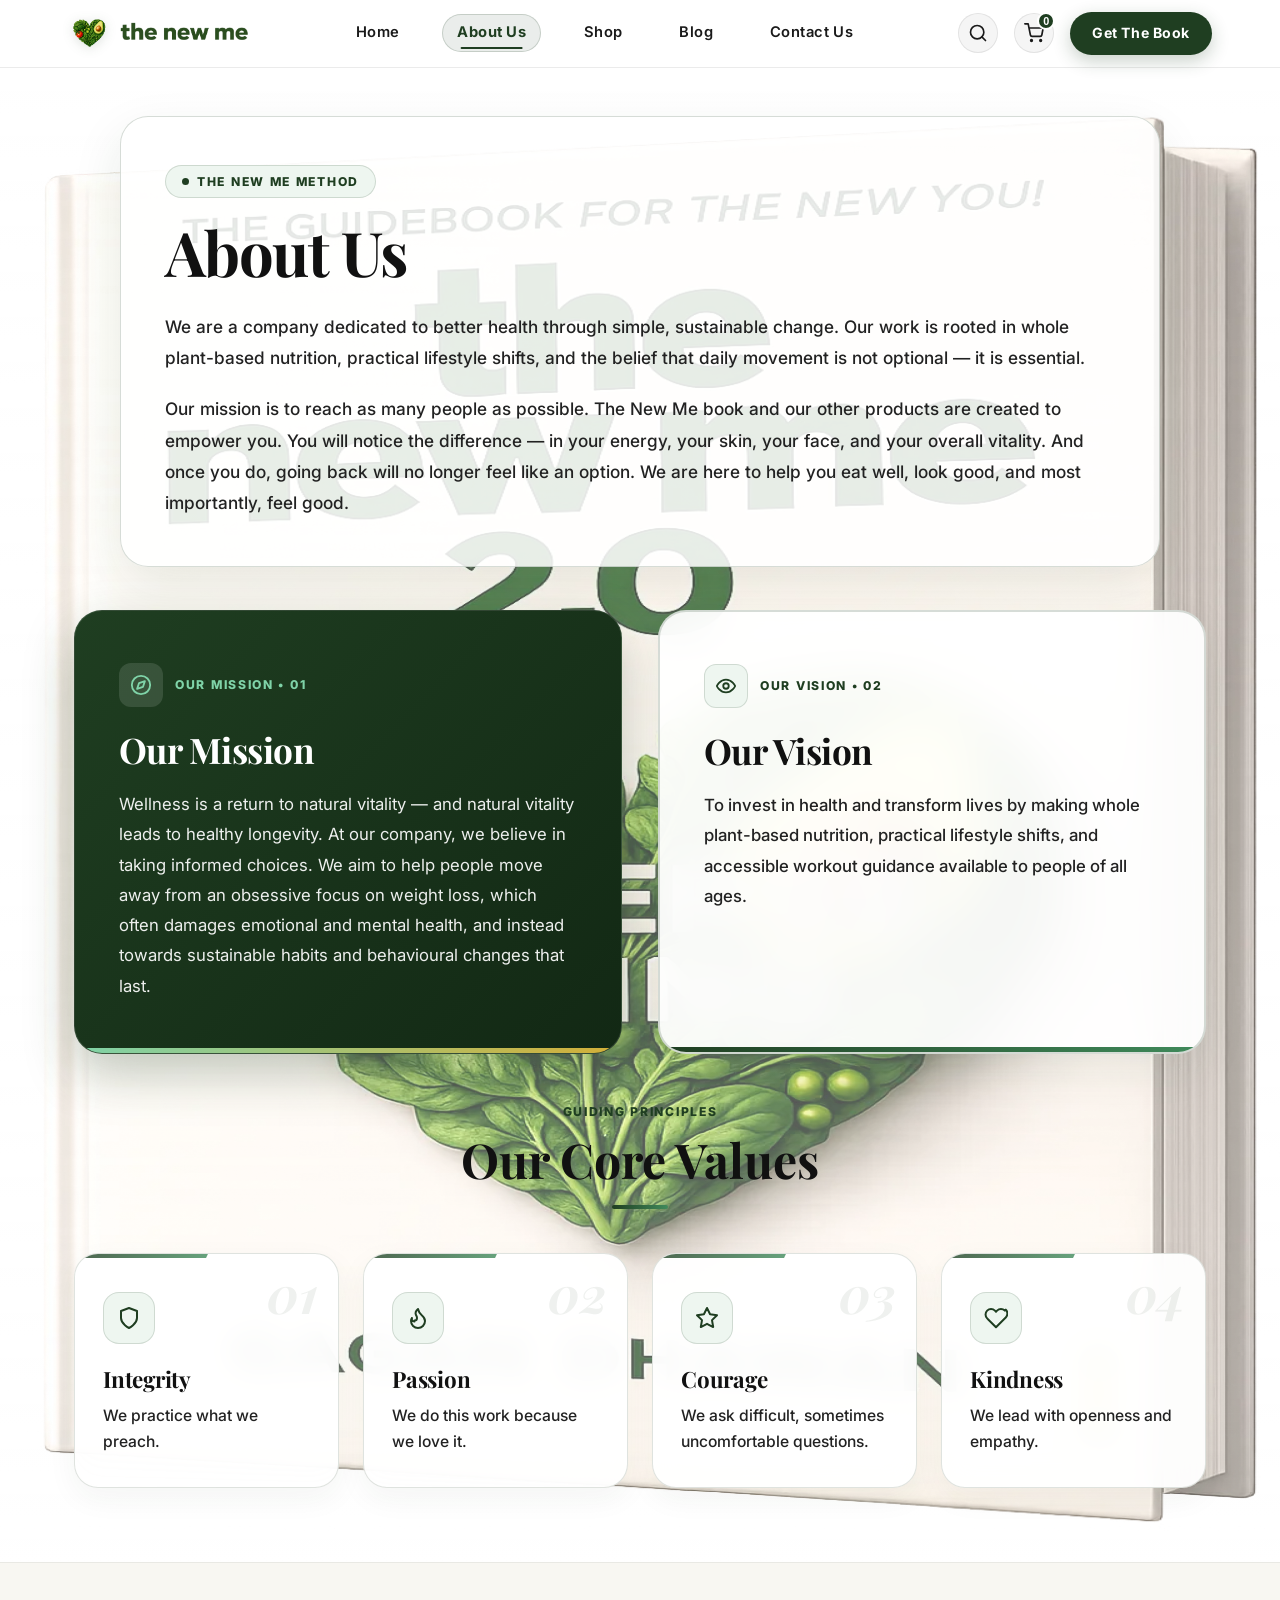
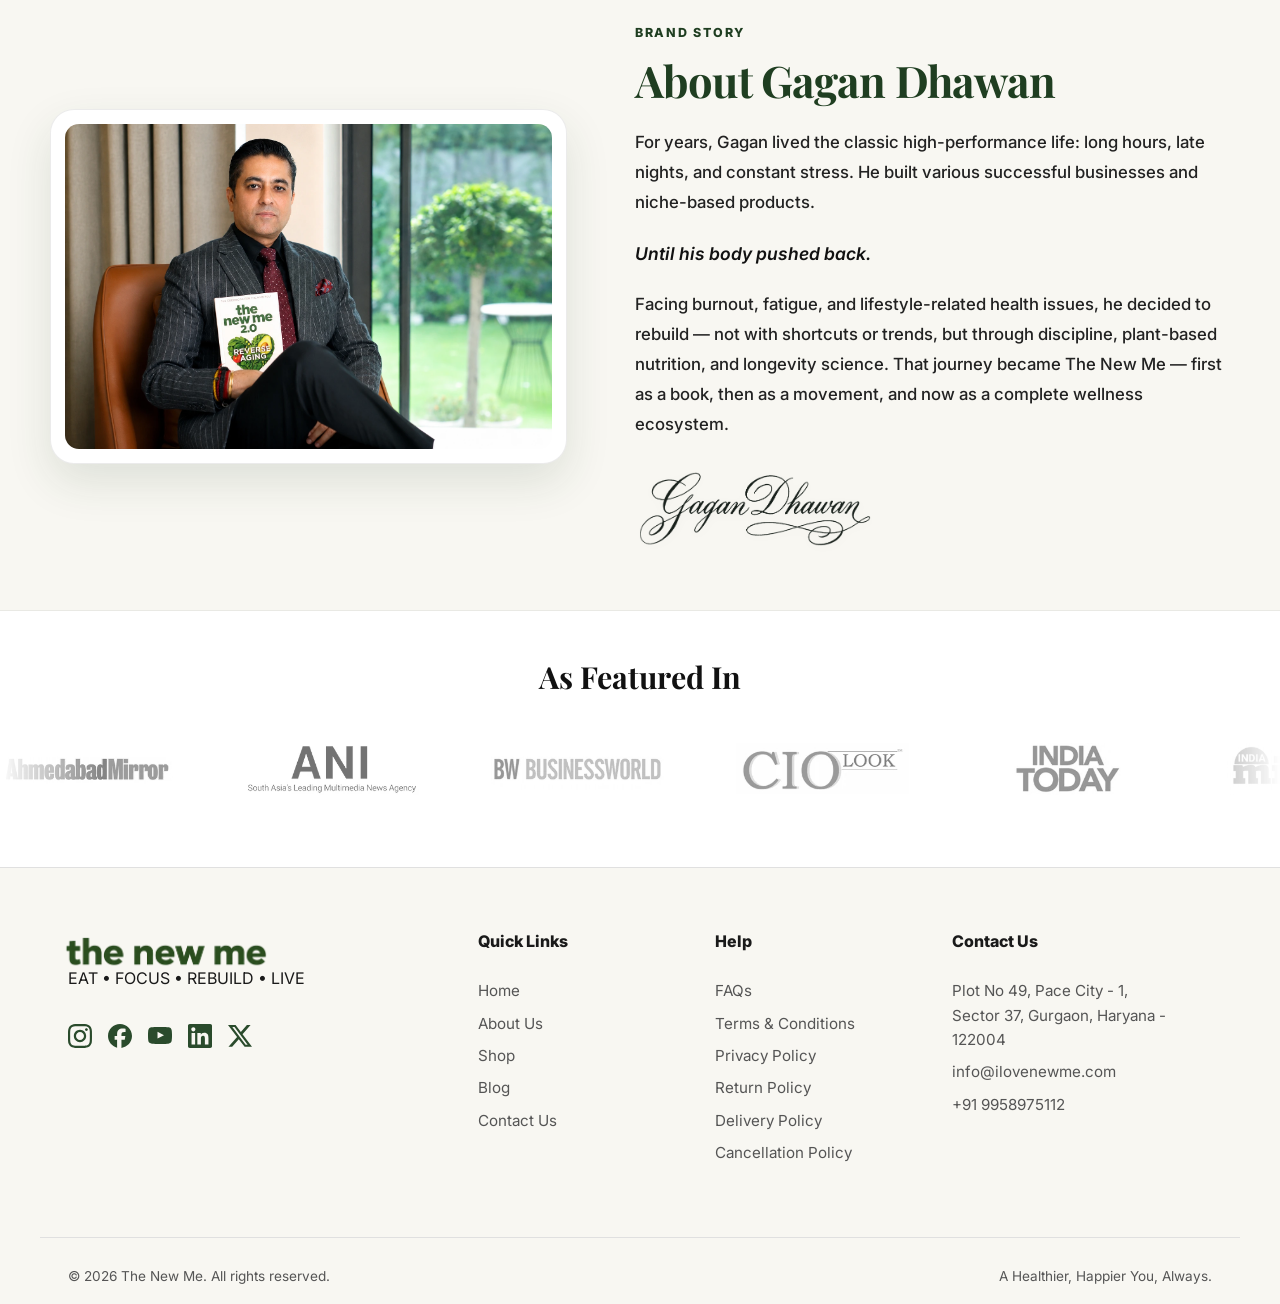
<file: newme_website/about.html>
<!DOCTYPE html>
<html lang="en">
<head>
    <meta charset="UTF-8">
    <meta name="viewport" content="width=device-width, initial-scale=1.0">
    <title>About Us | The New Me</title>
    <meta name="description" content="We are dedicated to better health through simple, sustainable change, rooted in whole plant-based nutrition, practical lifestyle shifts, and daily movement.">
    
    <!-- Google Fonts -->
    <link rel="preconnect" href="https://fonts.googleapis.com">
    <link rel="preconnect" href="https://fonts.gstatic.com" crossorigin>
    <link href="https://fonts.googleapis.com/css2?family=Inter:wght@400;500;600;700;800&family=Playfair+Display:ital,wght@0,400;0,600;0,700;1,400&display=swap" rel="stylesheet">
    
    <link rel="stylesheet" href="style.css?nocache=101010">
    <style>
        :root {
            --primary-green: #1f3e21;
            --primary-green-hover: #142a16;
            --accent-mint: #eef6f0;
            --accent-gold: #d4af37;
            --text-dark: #111111;
            --text-light: #222222;
            --card-radius: 28px;
        }

        html { scroll-behavior: smooth; }

        @keyframes fadeUp {
            from { opacity: 0; transform: translateY(24px); }
            to   { opacity: 1; transform: translateY(0); }
        }
        .reveal {
            opacity: 0;
            animation: fadeUp 0.65s cubic-bezier(0.16, 1, 0.3, 1) forwards;
        }
        .reveal-d1 { animation-delay: 0.1s; }
        .reveal-d2 { animation-delay: 0.2s; }
        .reveal-d3 { animation-delay: 0.3s; }
        .reveal-d4 { animation-delay: 0.4s; }

        /* ── Master Wrapper with Full View Background Image ── */
        .about-top-wrapper {
            position: relative;
            background: url('DATA/The NEW ME 2.0 Book Covers/Book New Me.webp') center center / 100% 100% no-repeat;
            padding: 24px 0 44px;
        }
        .about-top-wrapper::before {
            content: '';
            position: absolute;
            inset: 0;
            background: linear-gradient(180deg, rgba(255, 255, 255, 0.25) 0%, rgba(255, 255, 255, 0.38) 100%);
            backdrop-filter: none;
            -webkit-backdrop-filter: none;
            z-index: 1;
        }
        .about-top-content {
            position: relative;
            z-index: 2;
        }

        /* ── Top Hero Section ── */
        .about-hero-section {
            padding: 24px 24px 44px;
        }
        .about-hero-grid {
            max-width: 1040px;
            margin: 0 auto;
            display: block;
        }
        
        .hero-glass-card {
            background: rgba(255, 255, 255, 0.86);
            backdrop-filter: blur(8px);
            -webkit-backdrop-filter: blur(8px);
            border: 1px solid rgba(31, 62, 33, 0.18);
            border-radius: var(--card-radius);
            padding: 48px 44px;
            box-shadow: 0 20px 50px rgba(31, 62, 33, 0.10);
            position: relative;
        }
        .hero-badge {
            display: inline-flex;
            align-items: center;
            gap: 8px;
            font-size: 0.76rem;
            font-weight: 800;
            letter-spacing: 0.14em;
            text-transform: uppercase;
            color: var(--primary-green);
            background: var(--accent-mint);
            padding: 6px 16px;
            border-radius: 50px;
            margin-bottom: 20px;
            border: 1px solid rgba(31, 62, 33, 0.16);
        }
        .hero-badge::before {
            content: '';
            width: 7px;
            height: 7px;
            border-radius: 50%;
            background: var(--primary-green);
        }
        .about-hero-title {
            font-family: var(--font-heading);
            font-size: clamp(2.8rem, 4.8vw, 4.2rem);
            color: var(--text-dark);
            font-weight: 700;
            letter-spacing: -0.025em;
            margin: 0 0 24px;
            line-height: 1.12;
        }
        .about-hero-p {
            font-family: var(--font-body);
            font-size: 1.08rem;
            color: var(--text-light);
            line-height: 1.8;
            margin: 0 0 20px;
            font-weight: 500;
        }
        .about-hero-p:last-of-type {
            margin-bottom: 0;
        }

        /* Hero Right Book Showcase Card */
        .hero-book-showcase {
            background: rgba(255, 255, 255, 0.94);
            backdrop-filter: blur(16px);
            border-radius: var(--card-radius);
            padding: 32px 24px;
            border: 1px solid rgba(31, 62, 33, 0.14);
            box-shadow: 0 24px 60px rgba(31, 62, 33, 0.12);
            text-align: center;
            position: relative;
            transition: transform 0.4s cubic-bezier(0.16, 1, 0.3, 1);
        }
        .hero-book-showcase:hover {
            transform: translateY(-6px);
        }
        .hero-book-cover-img {
            max-width: 250px;
            width: 100%;
            height: auto;
            border-radius: 14px;
            box-shadow: 0 16px 36px rgba(0, 0, 0, 0.18);
            display: block;
            margin: 0 auto 18px;
            transition: transform 0.4s ease;
        }
        .hero-book-showcase:hover .hero-book-cover-img {
            transform: scale(1.03);
        }
        .hero-book-tag {
            display: inline-block;
            font-size: 0.78rem;
            font-weight: 800;
            letter-spacing: 0.12em;
            text-transform: uppercase;
            color: var(--primary-green);
            background: var(--accent-mint);
            padding: 6px 16px;
            border-radius: 30px;
            border: 1px solid rgba(31, 62, 33, 0.15);
        }

        /* ── Mission & Vision Premium Cards Section ── */
        .mission-vision-section {
            max-width: 1180px;
            margin: 0 auto 44px;
            padding: 0 24px;
        }
        .mv-grid {
            display: grid;
            grid-template-columns: 1fr;
            gap: 32px;
        }
        @media (min-width: 768px) {
            .mv-grid {
                grid-template-columns: 1fr 1fr;
                gap: 36px;
            }
        }
        
        /* Mission Card (Emerald Royal Luxury) */
        .mv-card-mission {
            background: linear-gradient(135deg, #1f3e21 0%, #122814 100%);
            color: #ffffff;
            border-radius: var(--card-radius);
            padding: 52px 44px;
            box-shadow: 0 20px 50px rgba(31, 62, 33, 0.28);
            position: relative;
            overflow: hidden;
            border: 1px solid rgba(255, 255, 255, 0.12);
            transition: transform 0.35s ease, box-shadow 0.35s ease;
        }
        .mv-card-mission:hover {
            transform: translateY(-6px);
            box-shadow: 0 28px 65px rgba(31, 62, 33, 0.38);
        }
        .mv-card-mission::after {
            content: '';
            position: absolute;
            bottom: 0;
            left: 0;
            right: 0;
            height: 5px;
            background: linear-gradient(90deg, #7fd3a8, #d4af37);
        }
        .mv-header-badge {
            display: flex;
            align-items: center;
            gap: 12px;
            margin-bottom: 22px;
        }
        .mv-icon-wrap-mission {
            width: 44px;
            height: 44px;
            border-radius: 12px;
            background: rgba(255, 255, 255, 0.12);
            display: flex;
            align-items: center;
            justify-content: center;
            color: #7fd3a8;
        }
        .mv-tag-mission {
            font-size: 0.76rem;
            font-weight: 800;
            letter-spacing: 0.14em;
            text-transform: uppercase;
            color: #7fd3a8;
        }
        .mv-title-mission {
            font-family: var(--font-heading);
            font-size: 2.2rem;
            font-weight: 700;
            color: #ffffff;
            margin: 0 0 18px;
            letter-spacing: -0.015em;
        }
        .mv-desc-mission {
            color: rgba(255, 255, 255, 0.92);
            font-size: 1.05rem;
            line-height: 1.8;
            margin: 0;
            font-weight: 400;
        }

        /* Vision Card (Glass Mint Luxury) */
        .mv-card-vision {
            background: rgba(255, 255, 255, 0.94);
            backdrop-filter: blur(20px);
            -webkit-backdrop-filter: blur(20px);
            border: 2px solid rgba(31, 62, 33, 0.18);
            border-radius: var(--card-radius);
            padding: 52px 44px;
            box-shadow: 0 16px 44px rgba(31, 62, 33, 0.08);
            position: relative;
            overflow: hidden;
            transition: transform 0.35s ease, box-shadow 0.35s ease, border-color 0.35s ease;
        }
        .mv-card-vision:hover {
            transform: translateY(-6px);
            box-shadow: 0 24px 56px rgba(31, 62, 33, 0.18);
            border-color: rgba(31, 62, 33, 0.35);
        }
        .mv-card-vision::after {
            content: '';
            position: absolute;
            bottom: 0;
            left: 0;
            right: 0;
            height: 5px;
            background: linear-gradient(90deg, #1f3e21, #408a5b);
        }
        .mv-icon-wrap-vision {
            width: 44px;
            height: 44px;
            border-radius: 12px;
            background: var(--accent-mint);
            display: flex;
            align-items: center;
            justify-content: center;
            color: var(--primary-green);
            border: 1px solid rgba(31, 62, 33, 0.15);
        }
        .mv-tag-vision {
            font-size: 0.76rem;
            font-weight: 800;
            letter-spacing: 0.14em;
            text-transform: uppercase;
            color: var(--primary-green);
        }
        .mv-title-vision {
            font-family: var(--font-heading);
            font-size: 2.2rem;
            font-weight: 700;
            color: var(--text-dark);
            margin: 0 0 18px;
            letter-spacing: -0.015em;
        }
        .mv-desc-vision {
            color: var(--text-light);
            font-size: 1.05rem;
            line-height: 1.8;
            margin: 0;
            font-weight: 500;
        }

        /* ── Our Core Values (Architectural Showcase Cards) ── */
        .core-values-section {
            max-width: 1180px;
            margin: 0 auto 30px;
            padding: 0 24px;
        }
        .core-values-header {
            text-align: center;
            margin-bottom: 44px;
        }
        .core-values-eyebrow {
            display: inline-block;
            font-size: 0.76rem;
            font-weight: 800;
            letter-spacing: 0.14em;
            text-transform: uppercase;
            color: var(--primary-green);
            margin-bottom: 10px;
        }
        .core-values-title {
            font-family: var(--font-heading);
            font-size: clamp(2.3rem, 3.8vw, 3rem);
            font-weight: 700;
            color: var(--text-dark);
            margin: 0 0 16px;
        }
        .core-values-divider {
            width: 56px;
            height: 4px;
            background: linear-gradient(90deg, #1f3e21, #408a5b);
            margin: 0 auto;
            border-radius: 4px;
        }

        .values-grid {
            display: grid;
            grid-template-columns: 1fr;
            gap: 24px;
        }
        @media (min-width: 580px) {
            .values-grid {
                grid-template-columns: repeat(2, 1fr);
            }
        }
        @media (min-width: 992px) {
            .values-grid {
                grid-template-columns: repeat(4, 1fr);
            }
        }

        .value-card-premium {
            background: rgba(255, 255, 255, 0.95);
            backdrop-filter: blur(14px);
            -webkit-backdrop-filter: blur(14px);
            border-radius: 24px;
            border: 1px solid rgba(31, 62, 33, 0.14);
            padding: 38px 28px 32px;
            position: relative;
            overflow: hidden;
            transition: all 0.35s cubic-bezier(0.16, 1, 0.3, 1);
            box-shadow: 0 10px 30px rgba(31, 62, 33, 0.05);
            display: flex;
            flex-direction: column;
        }
        .value-card-premium::before {
            content: '';
            position: absolute;
            top: 0;
            left: 0;
            right: 0;
            height: 4px;
            background: linear-gradient(90deg, #1f3e21, #408a5b);
            opacity: 0.8;
            transition: opacity 0.3s ease;
        }
        .value-card-premium:hover {
            transform: translateY(-8px);
            box-shadow: 0 20px 48px rgba(31, 62, 33, 0.16);
            border-color: rgba(31, 62, 33, 0.32);
        }
        .value-card-premium:hover::before {
            opacity: 1;
        }
        
        .value-watermark-num {
            position: absolute;
            top: 14px;
            right: 20px;
            font-family: var(--font-heading);
            font-size: 3.2rem;
            font-style: italic;
            font-weight: 700;
            color: rgba(31, 62, 33, 0.07);
            pointer-events: none;
            line-height: 1;
        }

        .value-icon-box {
            width: 52px;
            height: 52px;
            border-radius: 16px;
            background: var(--accent-mint);
            color: var(--primary-green);
            display: flex;
            align-items: center;
            justify-content: center;
            margin-bottom: 22px;
            border: 1px solid rgba(31, 62, 33, 0.15);
            transition: transform 0.3s ease, background-color 0.3s ease;
        }
        .value-card-premium:hover .value-icon-box {
            transform: scale(1.08);
            background: #1f3e21;
            color: #ffffff;
        }

        .value-card-title {
            font-family: var(--font-heading);
            font-size: 1.4rem;
            font-weight: 700;
            color: var(--text-dark);
            margin: 0 0 10px;
            letter-spacing: -0.01em;
        }
        .value-card-desc {
            font-size: 0.98rem;
            color: var(--text-light);
            font-weight: 500;
            line-height: 1.65;
            margin: 0;
        }

        /* ── Brand Story Section ── */
        .brand-story-section {
            background: #f8f7f2;
            padding: 60px 24px;
            border-top: 1px solid rgba(0, 0, 0, 0.06);
            border-bottom: 1px solid rgba(0, 0, 0, 0.06);
            position: relative;
            z-index: 2;
        }
        .brand-story-inner {
            max-width: 1180px;
            margin: 0 auto;
            display: grid;
            grid-template-columns: 1fr;
            gap: 48px;
            align-items: center;
        }
        @media (min-width: 960px) {
            .brand-story-inner {
                grid-template-columns: 1fr 1.15fr;
                gap: 68px;
            }
        }
        .author-card-frame {
            background: #ffffff;
            border-radius: 24px;
            padding: 14px;
            border: 1px solid rgba(0, 0, 0, 0.08);
            box-shadow: 0 18px 45px rgba(31, 62, 33, 0.12);
            transition: transform 0.4s ease;
        }
        .author-card-frame:hover {
            transform: translateY(-4px);
        }
        .author-portrait-img {
            width: 100%;
            height auto;
            display: block;
            border-radius: 14px;
            object-fit: cover;
        }
        .story-eyebrow {
            display: block;
            font-size: 0.78rem;
            font-weight: 800;
            letter-spacing: 0.14em;
            color: var(--primary-green);
            text-transform: uppercase;
            margin-bottom: 12px;
        }
        .story-title {
            font-family: var(--font-heading);
            font-size: clamp(2.2rem, 3.4vw, 2.9rem);
            font-weight: 700;
            color: var(--primary-green);
            line-height: 1.18;
            margin: 0 0 22px;
            letter-spacing: -0.02em;
        }
        .story-p {
            font-family: var(--font-body);
            font-size: 1.05rem;
            color: var(--text-light);
            font-weight: 500;
            line-height: 1.78;
            margin: 0 0 18px;
        }
        .story-p-italic {
            font-style: italic;
            font-size: 1.1rem;
            color: var(--text-dark);
            font-weight: 600;
            margin: 22px 0;
            display: block;
        }
        .author-signature-wrap {
            margin-top: 28px;
        }
        .author-signature-img {
            max-width: 240px;
            width: 100%;
            height: auto;
            display: block;
            filter: drop-shadow(0 2px 4px rgba(0, 0, 0, 0.04));
        }

        /* ── As Featured In (Marquee Brands) ── */
        .featured-in {
            padding: 48px 0 56px;
            text-align: center;
            background: #ffffff;
            overflow: hidden;
            position: relative;
            z-index: 2;
        }
        .featured-title {
            font-family: var(--font-heading);
            font-size: 1.9rem;
            font-weight: 700;
            color: var(--text-dark);
            margin: 0 0 40px;
        }
        .marquee-container {
            overflow: hidden;
            white-space: nowrap;
            position: relative;
            width: 100%;
            padding: 8px 0;
            mask-image: linear-gradient(to right, transparent, black 8%, black 92%, transparent);
            -webkit-mask-image: linear-gradient(to right, transparent, black 8%, black 92%, transparent);
        }
        .marquee-track {
            display: inline-flex;
            align-items: center;
            gap: 4.5rem;
            padding-right: 4.5rem;
            animation: scroll-marquee 40s linear infinite;
        }
        @keyframes scroll-marquee {
            0% { transform: translateX(0); }
            100% { transform: translateX(-50%); }
        }
        .marquee-track img {
            height: 52px;
            width: auto;
            max-width: 180px;
            opacity: 0.55;
            filter: grayscale(100%);
            transition: all 0.3s cubic-bezier(0.16, 1, 0.3, 1);
            object-fit: contain;
        }
        .marquee-track img:hover {
            opacity: 1;
            filter: grayscale(0%);
            transform: scale(1.05);
        }

        @media (max-width: 767px) {
            .about-hero-section { padding: 40px 16px 30px; }
            .hero-glass-card { padding: 32px 24px; }
            .mission-vision-section { margin-bottom: 50px; }
            .mv-card-mission, .mv-card-vision { padding: 36px 24px; }
            .brand-story-section { padding: 64px 16px; }
        }
    </style>
</head>
<body>
    
    <!-- Header -->
    <header class="header">
        <div class="container header-inner">
            <a href="index.html" class="logo" aria-label="The New Me Home">
                <img fetchpriority="high" decoding="sync" src="DATA/NAV BAR/heart logo.webp" alt="Heart Logo" class="logo-heart">
                <img fetchpriority="high" decoding="sync" src="DATA/NAV BAR/Logo top text.webp" alt="the new me" class="logo-text-img">
            </a>
            <nav class="main-nav">
                <a href="index.html" class="nav-link">Home</a>
                <a href="about.html" class="nav-link active">About Us</a>
                <a href="https://www.amazon.in/dp/9364115511/" target="_blank" rel="noopener noreferrer" class="nav-link">Shop</a>
                <a href="blog.html" class="nav-link">Blog</a>
                <a href="contact.html" class="nav-link">Contact Us</a>
            </nav>
            <div class="header-actions">
                <button class="icon-btn js-open-search" aria-label="Search">
                    <svg width="20" height="20" viewBox="0 0 24 24" fill="none" stroke="currentColor" stroke-width="2" stroke-linecap="round" stroke-linejoin="round"><circle cx="11" cy="11" r="8"></circle><line x1="21" y1="21" x2="16.65" y2="16.65"></line></svg>
                </button>
                <button class="icon-btn cart-btn" aria-label="Cart">
                    <svg width="20" height="20" viewBox="0 0 24 24" fill="none" stroke="currentColor" stroke-width="2" stroke-linecap="round" stroke-linejoin="round"><circle cx="9" cy="21" r="1"></circle><circle cx="20" cy="21" r="1"></circle><path d="M1 1h4l2.68 13.39a2 2 0 0 0 2 1.61h9.72a2 2 0 0 0 2-1.61L23 6H6"></path></svg>
                    <span class="cart-badge">0</span>
                </button>
                <a href="https://www.amazon.in/dp/9364115511/" target="_blank" rel="noopener noreferrer" class="btn btn-primary header-cta-desktop">Get The Book</a>
            </div>
            <!-- Mobile Hamburger -->
            <button class="hamburger-btn" id="hamburgerBtn" aria-label="Open menu" aria-expanded="false">
                <span class="hamburger-line"></span>
                <span class="hamburger-line"></span>
                <span class="hamburger-line"></span>
            </button>
        </div>
    </header>

    <!-- Mobile Navigation Drawer -->
    <div class="mobile-drawer-backdrop" id="drawerBackdrop"></div>
    <nav class="mobile-drawer" id="mobileDrawer" aria-label="Mobile navigation">
        <div class="drawer-header">
            <button class="drawer-close" id="drawerClose" aria-label="Close menu">
                <svg width="24" height="24" viewBox="0 0 24 24" fill="none" stroke="currentColor" stroke-width="2" stroke-linecap="round" stroke-linejoin="round"><line x1="18" y1="6" x2="6" y2="18"></line><line x1="6" y1="6" x2="18" y2="18"></line></svg>
            </button>
        </div>
        <div class="drawer-links">
            <a href="index.html" class="drawer-link">Home</a>
            <a href="about.html" class="drawer-link active">About Us</a>
            <a href="https://www.amazon.in/dp/9364115511/" target="_blank" rel="noopener noreferrer" class="drawer-link">Shop</a>
            <a href="blog.html" class="drawer-link">Blog</a>
            <a href="contact.html" class="drawer-link">Contact Us</a>
        </div>
        <form class="drawer-search" action="https://ilovenewme.com/" method="GET">
            <input type="text" name="s" placeholder="Search articles..." class="drawer-search-input">
        </form>
        <div class="drawer-cta">
            <a href="https://www.amazon.in/dp/9364115511/" target="_blank" rel="noopener noreferrer" class="btn btn-primary drawer-cta-btn">Get The Book</a>
        </div>
    </nav>

    <!-- Master Wrapper for Top Background Section -->
    <div class="about-top-wrapper">
        <div class="about-top-content">

            <!-- Hero Section -->
            <section class="about-hero-section">
                <div class="about-hero-grid reveal">
                    <div class="hero-glass-card">
                        <span class="hero-badge">THE NEW ME METHOD</span>
                        <h1 class="about-hero-title">About Us</h1>
                        <p class="about-hero-p">
                            We are a company dedicated to better health through simple, sustainable change. Our work is rooted in whole plant-based nutrition, practical lifestyle shifts, and the belief that daily movement is not optional &mdash; it is essential.
                        </p>
                        <p class="about-hero-p">
                            Our mission is to reach as many people as possible. The New Me book and our other products are created to empower you. You will notice the difference &mdash; in your energy, your skin, your face, and your overall vitality. And once you do, going back will no longer feel like an option. We are here to help you eat well, look good, and most importantly, feel good.
                        </p>
                    </div>
                </div>
            </section>

            <!-- Our Mission & Vision Premium Showcase -->
            <section class="mission-vision-section">
                <div class="mv-grid">
                    
                    <!-- Mission Card (Emerald Royal) -->
                    <div class="mv-card-mission reveal reveal-d1">
                        <div class="mv-header-badge">
                            <div class="mv-icon-wrap-mission">
                                <svg width="22" height="22" viewBox="0 0 24 24" fill="none" stroke="currentColor" stroke-width="2" stroke-linecap="round" stroke-linejoin="round"><circle cx="12" cy="12" r="10"></circle><polygon points="16.24 7.76 14.12 14.12 7.76 16.24 9.88 9.88 16.24 7.76"></polygon></svg>
                            </div>
                            <span class="mv-tag-mission">OUR MISSION &bull; 01</span>
                        </div>
                        <h2 class="mv-title-mission">Our Mission</h2>
                        <p class="mv-desc-mission">
                            Wellness is a return to natural vitality &mdash; and natural vitality leads to healthy longevity. At our company, we believe in taking informed choices. We aim to help people move away from an obsessive focus on weight loss, which often damages emotional and mental health, and instead towards sustainable habits and behavioural changes that last.
                        </p>
                    </div>

                    <!-- Vision Card (Mint Luxury Glass) -->
                    <div class="mv-card-vision reveal reveal-d2">
                        <div class="mv-header-badge">
                            <div class="mv-icon-wrap-vision">
                                <svg width="22" height="22" viewBox="0 0 24 24" fill="none" stroke="currentColor" stroke-width="2" stroke-linecap="round" stroke-linejoin="round"><path d="M2 12s3-7 10-7 10 7 10 7-3 7-10 7-10-7-10-7z"></path><circle cx="12" cy="12" r="3"></circle></svg>
                            </div>
                            <span class="mv-tag-vision">OUR VISION &bull; 02</span>
                        </div>
                        <h2 class="mv-title-vision">Our Vision</h2>
                        <p class="mv-desc-vision">
                            To invest in health and transform lives by making whole plant-based nutrition, practical lifestyle shifts, and accessible workout guidance available to people of all ages.
                        </p>
                    </div>

                </div>
            </section>

            <!-- Our Core Values (Architectural Showcase Cards) -->
            <section class="core-values-section">
                <div class="core-values-header reveal">
                    <span class="core-values-eyebrow">GUIDING PRINCIPLES</span>
                    <h2 class="core-values-title">Our Core Values</h2>
                    <div class="core-values-divider"></div>
                </div>
                <div class="values-grid">
                    
                    <div class="value-card-premium reveal reveal-d1">
                        <span class="value-watermark-num">01</span>
                        <div class="value-icon-box">
                            <svg width="24" height="24" viewBox="0 0 24 24" fill="none" stroke="currentColor" stroke-width="2" stroke-linecap="round" stroke-linejoin="round"><path d="M12 22s8-4 8-10V5l-8-3-8 3v7c0 6 8 10 8 10z"></path></svg>
                        </div>
                        <h3 class="value-card-title">Integrity</h3>
                        <p class="value-card-desc">We practice what we preach.</p>
                    </div>

                    <div class="value-card-premium reveal reveal-d2">
                        <span class="value-watermark-num">02</span>
                        <div class="value-icon-box">
                            <svg width="24" height="24" viewBox="0 0 24 24" fill="none" stroke="currentColor" stroke-width="2" stroke-linecap="round" stroke-linejoin="round"><path d="M8.5 14.5A2.5 2.5 0 0 0 11 12c0-1.38-.5-2-1-3-1.072-2.143-.224-4.054 2-6 .5 2.5 2 4.9 4 6.5 2 1.6 3 3.5 3 5.5a7 7 0 1 1-14 0c0-1.153.433-2.294 1-3a2.5 2.5 0 0 0 2.5 3.5z"></path></svg>
                        </div>
                        <h3 class="value-card-title">Passion</h3>
                        <p class="value-card-desc">We do this work because we love it.</p>
                    </div>

                    <div class="value-card-premium reveal reveal-d3">
                        <span class="value-watermark-num">03</span>
                        <div class="value-icon-box">
                            <svg width="24" height="24" viewBox="0 0 24 24" fill="none" stroke="currentColor" stroke-width="2" stroke-linecap="round" stroke-linejoin="round"><polygon points="12 2 15.09 8.26 22 9.27 17 14.14 18.18 21.02 12 17.77 5.82 21.02 7 14.14 2 9.27 8.91 8.26 12 2"></polygon></svg>
                        </div>
                        <h3 class="value-card-title">Courage</h3>
                        <p class="value-card-desc">We ask difficult, sometimes uncomfortable questions.</p>
                    </div>

                    <div class="value-card-premium reveal reveal-d4">
                        <span class="value-watermark-num">04</span>
                        <div class="value-icon-box">
                            <svg width="24" height="24" viewBox="0 0 24 24" fill="none" stroke="currentColor" stroke-width="2" stroke-linecap="round" stroke-linejoin="round"><path d="M20.84 4.61a5.5 5.5 0 0 0-7.78 0L12 5.67l-1.06-1.06a5.5 5.5 0 0 0-7.78 7.78l1.06 1.06L12 21.23l8.72-8.72 1.06-1.06a5.5 5.5 0 0 0 0-7.78z"></path></svg>
                        </div>
                        <h3 class="value-card-title">Kindness</h3>
                        <p class="value-card-desc">We lead with openness and empathy.</p>
                    </div>

                </div>
            </section>

        </div>
    </div>

    <!-- Brand Story Section -->
    <section class="brand-story-section">
        <div class="brand-story-inner">
            <div class="author-card-frame reveal reveal-d1">
                <img src="DATA/Author Images/3.webp" alt="Gagan Dhawan with The New Me 2.0 Book" class="author-portrait-img">
            </div>
            <div class="story-content reveal reveal-d2">
                <span class="story-eyebrow">BRAND STORY</span>
                <h2 class="story-title">About Gagan Dhawan</h2>
                <p class="story-p">
                    For years, Gagan lived the classic high-performance life: long hours, late nights, and constant stress. He built various successful businesses and niche-based products.
                </p>
                <span class="story-p-italic">Until his body pushed back.</span>
                <p class="story-p">
                    Facing burnout, fatigue, and lifestyle-related health issues, he decided to rebuild &mdash; not with shortcuts or trends, but through discipline, plant-based nutrition, and longevity science. That journey became The New Me &mdash; first as a book, then as a movement, and now as a complete wellness ecosystem.
                </p>
                <div class="author-signature-wrap">
                    <img src="DATA/gagan_dhawan_signature.webp" alt="Gagan Dhawan Signature" class="author-signature-img">
                </div>
            </div>
        </div>
    </section>

    <!-- As Featured In (Marquee Brands) -->
    <section class="featured-in reveal">
        <div class="container">
            <h2 class="featured-title">As Featured In</h2>
        </div>
        <div class="marquee-container">
            <div class="marquee-track">
                <!-- Original set -->
                <img loading="lazy" src="DATA/Marquee Brands/AHMEDABAD-MIRROR-LOGO.webp" alt="Ahmedabad Mirror">
                <img loading="lazy" src="DATA/Marquee Brands/ANI-LOGO.webp" alt="ANI">
                <img loading="lazy" src="DATA/Marquee Brands/BUSINESSWORLD-LOGO.webp" alt="Businessworld">
                <img loading="lazy" src="DATA/Marquee Brands/CIOLOOK-LOGO.webp" alt="CIO Look">
                <img loading="lazy" src="DATA/Marquee Brands/INDIA-TODAY-LOGO.webp" alt="India Today">
                <img loading="lazy" src="DATA/Marquee Brands/MIDDAY-LOGO.webp" alt="Midday">
                <img loading="lazy" src="DATA/Marquee Brands/OUTLOOK-LOGO.webp" alt="Outlook">
                <img loading="lazy" src="DATA/Marquee Brands/ideapreneurindia-logo.webp" alt="Ideapreneur India">
                <img loading="lazy" src="DATA/Marquee Brands/onlinenews9-logo.webp" alt="Online News 9">
                <img loading="lazy" src="DATA/Marquee Brands/theknowledgereviewmagazine-logo.webp" alt="The Knowledge Review Magazine">
                <!-- Duplicate set for seamless loop -->
                <img loading="lazy" src="DATA/Marquee Brands/AHMEDABAD-MIRROR-LOGO.webp" alt="Ahmedabad Mirror">
                <img loading="lazy" src="DATA/Marquee Brands/ANI-LOGO.webp" alt="ANI">
                <img loading="lazy" src="DATA/Marquee Brands/BUSINESSWORLD-LOGO.webp" alt="Businessworld">
                <img loading="lazy" src="DATA/Marquee Brands/CIOLOOK-LOGO.webp" alt="CIO Look">
                <img loading="lazy" src="DATA/Marquee Brands/INDIA-TODAY-LOGO.webp" alt="India Today">
                <img loading="lazy" src="DATA/Marquee Brands/MIDDAY-LOGO.webp" alt="Midday">
                <img loading="lazy" src="DATA/Marquee Brands/OUTLOOK-LOGO.webp" alt="Outlook">
                <img loading="lazy" src="DATA/Marquee Brands/ideapreneurindia-logo.webp" alt="Ideapreneur India">
                <img loading="lazy" src="DATA/Marquee Brands/onlinenews9-logo.webp" alt="Online News 9">
                <img loading="lazy" src="DATA/Marquee Brands/theknowledgereviewmagazine-logo.webp" alt="The Knowledge Review Magazine">
            </div>
        </div>
    </section>

    <!-- Footer -->
    <footer class="footer">
        <div class="container footer-grid">
            <div class="footer-col">
                <div class="footer-logo">
                    <img loading="lazy" src="DATA/NAV BAR/Logo top text.webp" alt="the new me" class="footer-logo-img">
                    <span class="logo-subtext">EAT • FOCUS • REBUILD • LIVE</span>
                </div>
                <div class="social-links">
                    <a href="https://www.instagram.com/ilovenewme?stkn=bnNyZGUxMHY4ZGZn&utm_source=qr" target="_blank"><img loading="lazy" src="DATA/About Us/instagram.svg" alt="Instagram" class="social-icon"></a>
                    <a href="https://www.facebook.com/share/1DnkznQLPR/?mibextid=wwXIfr" target="_blank"><img loading="lazy" src="DATA/About Us/facebook.svg" alt="Facebook" class="social-icon"></a>
                    <a href="#"><img loading="lazy" src="DATA/About Us/youtube.svg" alt="YouTube" class="social-icon"></a>
                    <a href="#"><img loading="lazy" src="DATA/About Us/linked_in.svg" alt="LinkedIn" class="social-icon"></a>
                    <a href="#"><img loading="lazy" src="DATA/About Us/x.svg" alt="X (Twitter)" class="social-icon"></a>
                </div>
            </div>
            <div class="footer-col">
                <h4>Quick Links</h4>
                <a href="index.html">Home</a>
                <a href="about.html">About Us</a>
                <a href="https://www.amazon.in/dp/9364115511/" target="_blank" rel="noopener noreferrer">Shop</a>
                <a href="blog.html">Blog</a>
                <a href="contact.html">Contact Us</a>
            </div>
            <div class="footer-col">
                <h4>Help</h4>
                <a href="#">FAQs</a>
                <a href="#">Terms &amp; Conditions</a>
                <a href="#">Privacy Policy</a>
                <a href="#">Return Policy</a>
                <a href="#">Delivery Policy</a>
                <a href="#">Cancellation Policy</a>
            </div>
            <div class="footer-col">
                <h4>Contact Us</h4>
                <p>Plot No 49, Pace City - 1,<br>Sector 37, Gurgaon, Haryana - 122004</p>
                <p>info@ilovenewme.com</p>
                <p>+91 9958975112</p>
            </div>
        </div>
        <div class="container footer-bottom">
            <p>&copy; 2026 The New Me. All rights reserved.</p>
            <p>A Healthier, Happier You, Always.</p>
        </div>
    </footer>
    
    <!-- Search Overlay -->
    <div class="search-overlay hidden" id="searchOverlay">
        <button class="search-close" id="searchClose" aria-label="Close search">
            <svg width="32" height="32" viewBox="0 0 24 24" fill="none" stroke="currentColor" stroke-width="2" stroke-linecap="round" stroke-linejoin="round"><line x1="18" y1="6" x2="6" y2="18"></line><line x1="6" y1="6" x2="18" y2="18"></line></svg>
        </button>
        <div class="search-overlay-content">
            <h2 class="search-title">What are you looking for?</h2>
            <form class="search-form" action="https://ilovenewme.com/" method="GET">
                <input type="text" name="s" placeholder="Search articles, topics..." class="search-input-large" id="searchInputDesktop">
                <button type="submit" class="search-submit-btn" aria-label="Submit search">
                    <svg width="28" height="28" viewBox="0 0 24 24" fill="none" stroke="currentColor" stroke-width="2" stroke-linecap="round" stroke-linejoin="round"><circle cx="11" cy="11" r="8"></circle><line x1="21" y1="21" x2="16.65" y2="16.65"></line></svg>
                </button>
            </form>
        </div>
    </div>

    <script src="script.js"></script>
</body>
</html>
</file>
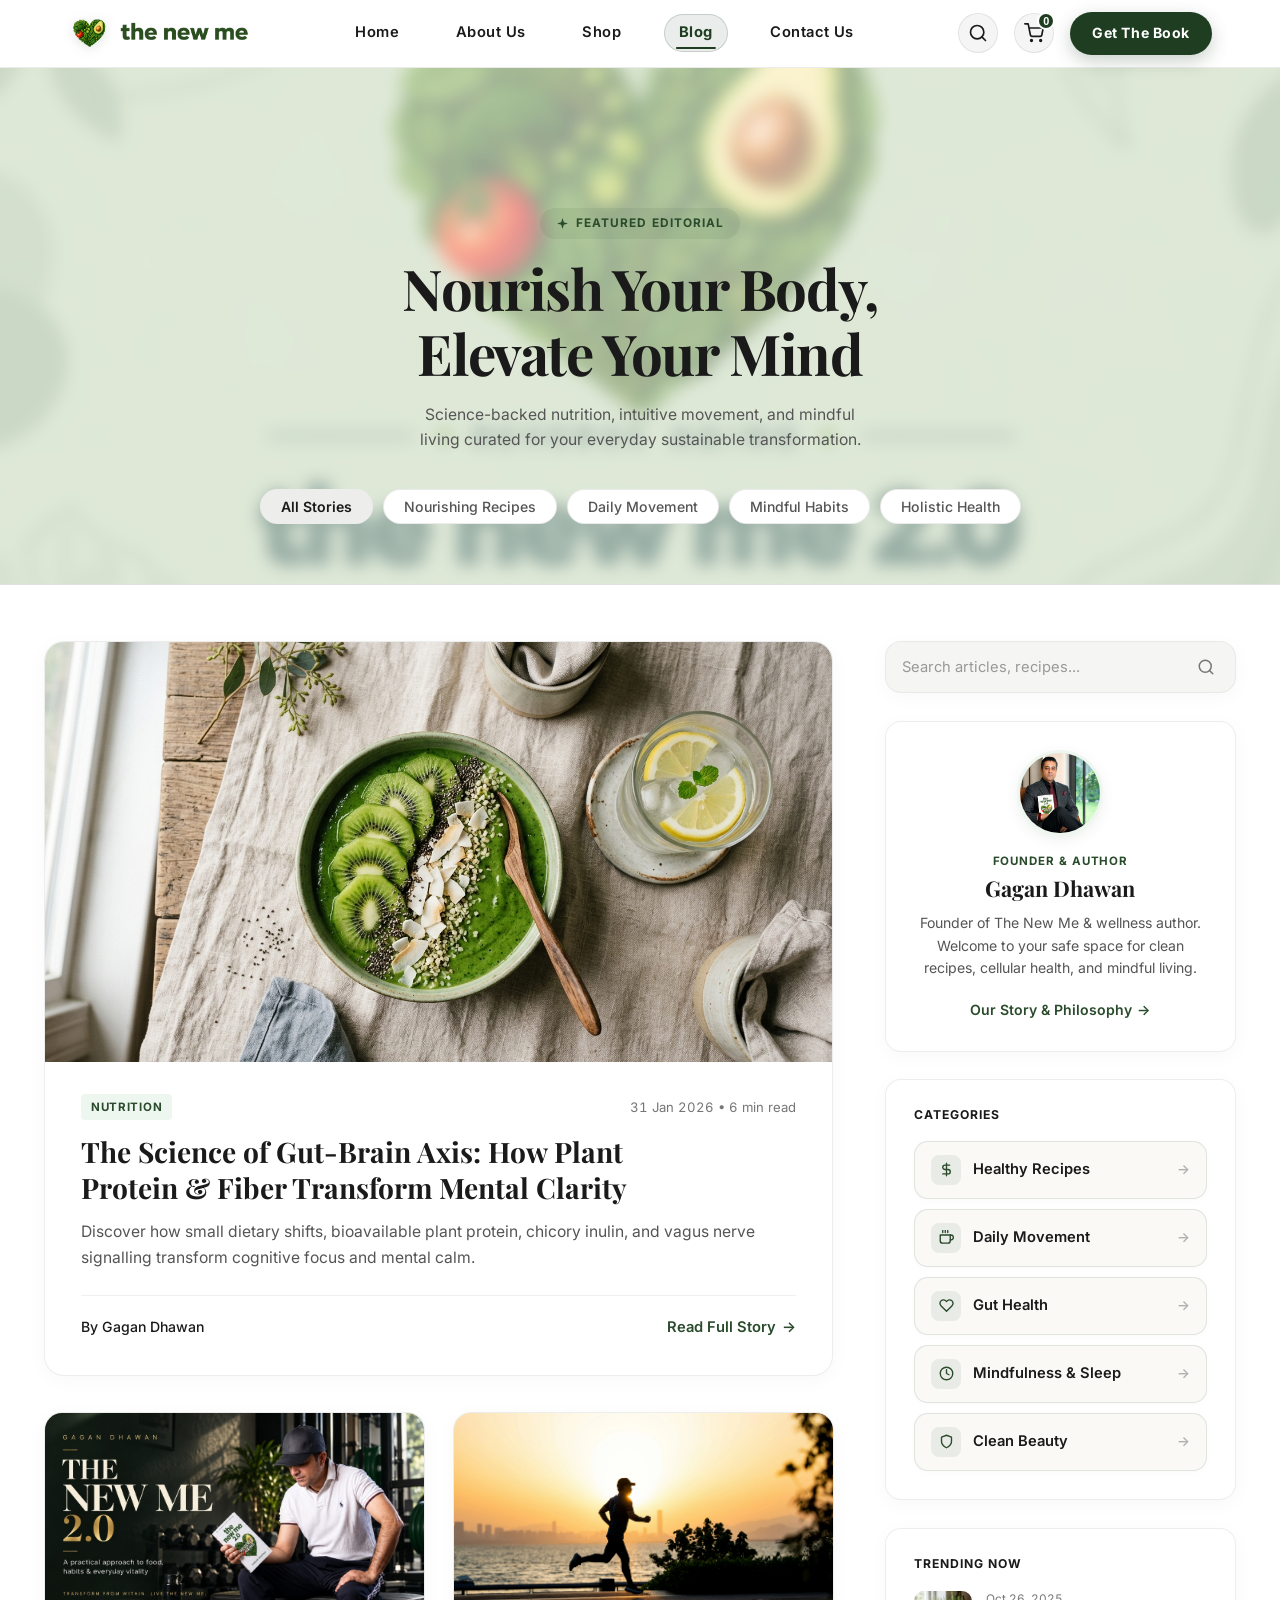
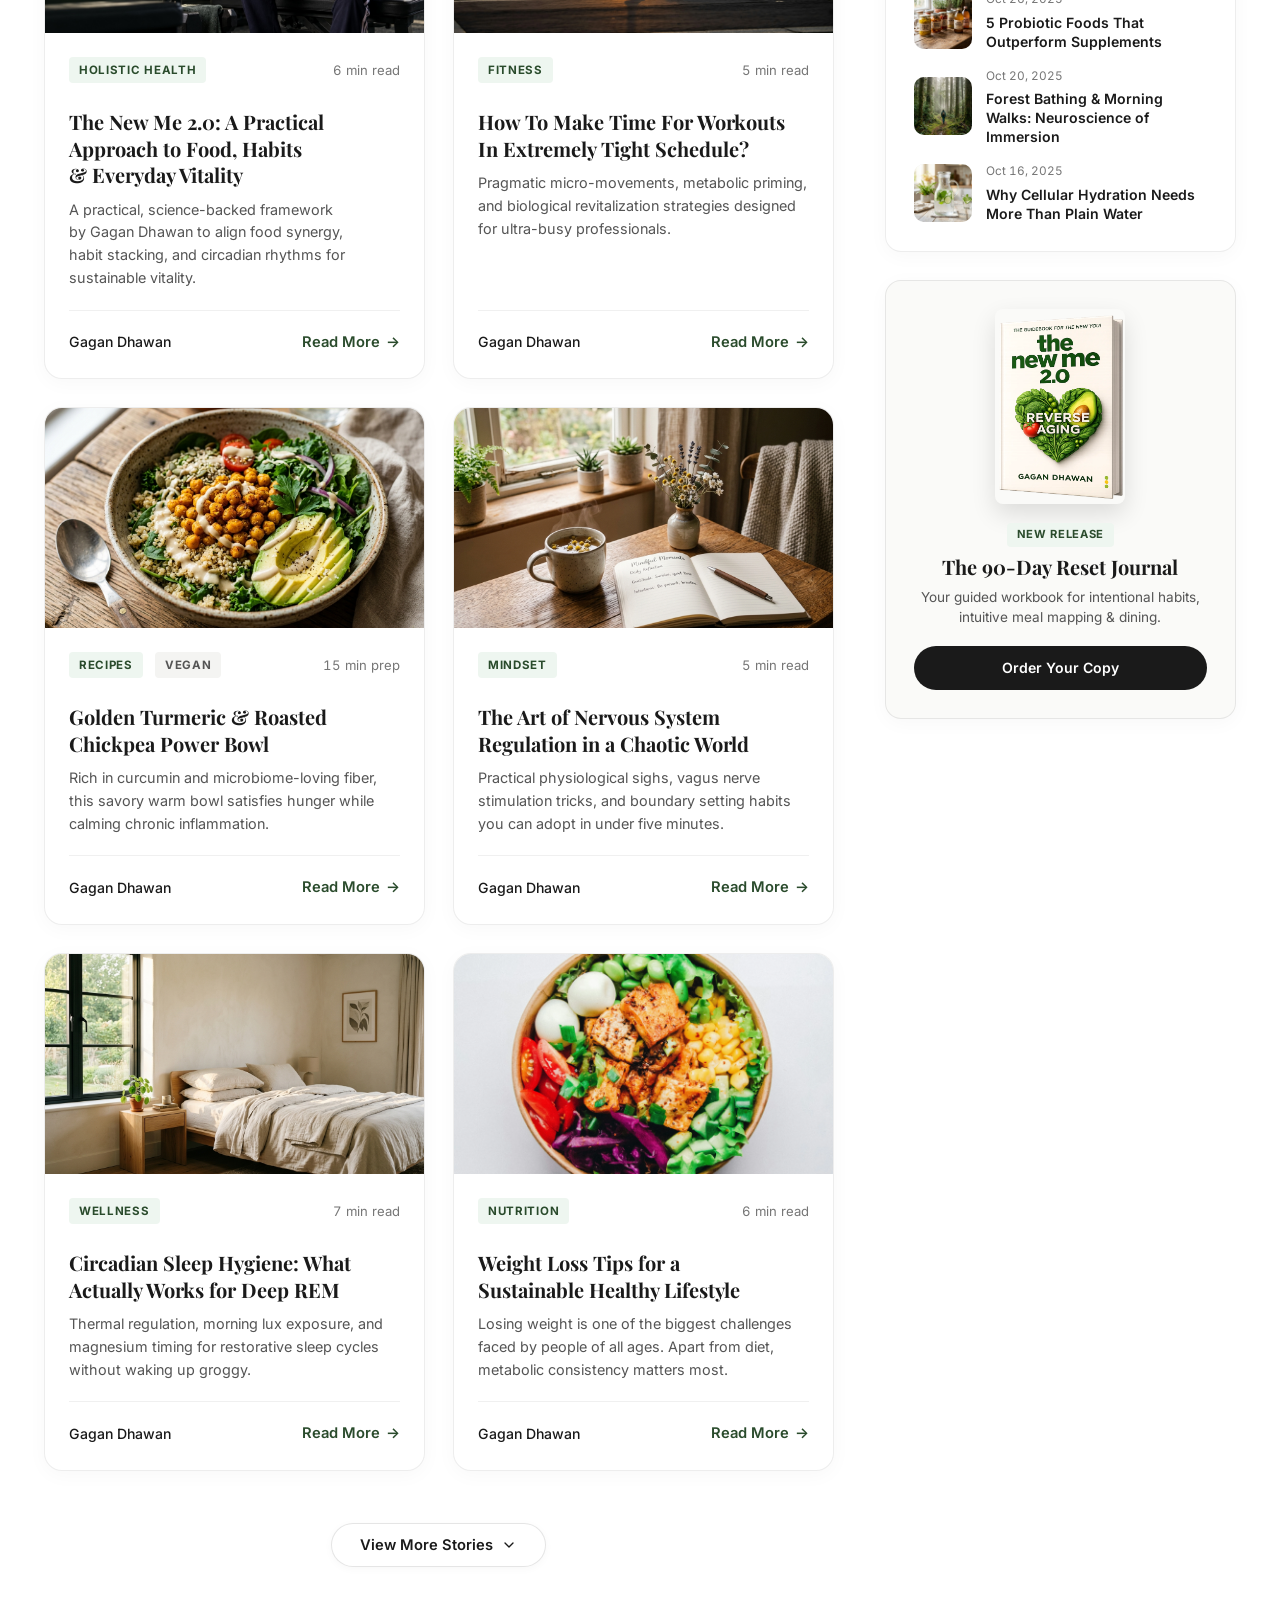
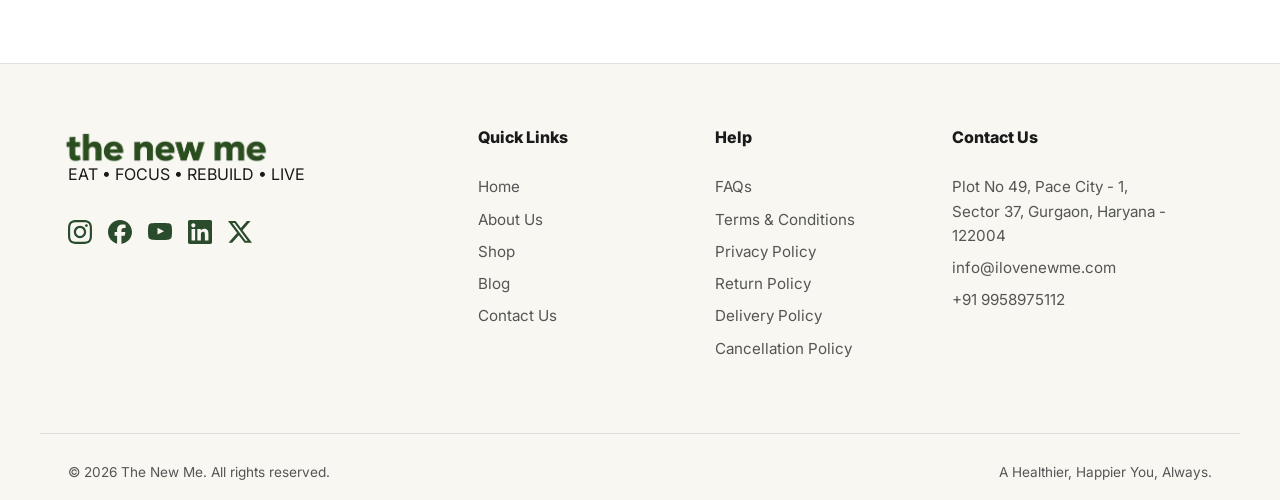
<file: newme_website/blog.html>
<!DOCTYPE html>
<html lang="en">

<head>
    <meta charset="UTF-8">
    <meta name="viewport" content="width=device-width, initial-scale=1.0">
    <title>Blog | The New Me</title>
    <meta name="description"
        content="Science-backed nutrition, intuitive movement, and mindful living curated for your everyday sustainable transformation.">

    <!-- Google Fonts -->
    <link rel="preconnect" href="https://fonts.googleapis.com">
    <link rel="preconnect" href="https://fonts.gstatic.com" crossorigin>
    <link
        href="https://fonts.googleapis.com/css2?family=Inter:wght@400;500;600;700;800&family=Playfair+Display:ital,wght@0,400;0,600;0,700;1,400&display=swap"
        rel="stylesheet">

    <link rel="stylesheet" href="style.css?nocache=22223">
    <style>
        /* ── Page Tokens ── */
        :root {
            --accent-green: var(--primary-green, #2a4b2c);
            --accent-green-hover: var(--primary-green-hover, #1f3721);
            --accent-green-soft: rgba(42, 75, 44, 0.08);
            --accent-green-tag: #eef6f0;
            --text-dark: var(--text-primary, #1a1a1a);
            --text-light: var(--text-secondary, #555555);
            --text-muted: #767676;
            --card-border: rgba(0, 0, 0, 0.07);
            --card-radius: 18px;
            --card-shadow: 0 4px 20px rgba(0, 0, 0, 0.03);
            --card-shadow-hover: 0 16px 40px rgba(42, 75, 44, 0.08);
        }

        html {
            scroll-behavior: smooth;
        }

        /* ── Staggered Entrance Animations ── */
        @keyframes editorialFadeUp {
            from {
                opacity: 0;
                transform: translateY(22px);
            }

            to {
                opacity: 1;
                transform: translateY(0);
            }
        }

        .reveal {
            opacity: 0;
            animation: editorialFadeUp 0.65s cubic-bezier(0.16, 1, 0.3, 1) forwards;
        }

        .reveal-d1 {
            animation-delay: 0.08s;
        }

        .reveal-d2 {
            animation-delay: 0.16s;
        }

        .reveal-d3 {
            animation-delay: 0.24s;
        }

        .reveal-d4 {
            animation-delay: 0.32s;
        }

        .reveal-d5 {
            animation-delay: 0.40s;
        }

        /* ── Hero / Editorial Banner ── */
        .blog-editorial-hero {
            background-color: var(--bg-off-white, #f8f7f2);
            padding: 140px 24px 60px;
            text-align: center;
            border-bottom: 1px solid var(--border-light, #e0e0e0);
            position: relative;
            overflow: hidden;
        }

        .blog-editorial-hero::before {
            content: "";
            position: absolute;
            top: 0;
            left: 0;
            width: 100%;
            height: 100%;
            background: url('DATA/blog-hero-bg.jpg') no-repeat center center / cover;
            filter: blur(8px);
            transform: scale(1.08);
            opacity: 0.4;
            z-index: 0;
            pointer-events: none;
        }

        .hero-inner-container {
            position: relative;
            z-index: 1;
            max-width: 820px;
            margin: 0 auto;
        }

        .hero-badge {
            display: inline-flex;
            align-items: center;
            gap: 7px;
            background: var(--accent-green-soft);
            color: var(--accent-green);
            padding: 6px 16px;
            border-radius: 999px;
            font-size: 0.74rem;
            font-weight: 700;
            letter-spacing: 0.09em;
            text-transform: uppercase;
            margin-bottom: 18px;
        }

        .hero-badge svg {
            width: 13px;
            height: 13px;
        }

        .blog-hero-title {
            font-family: var(--font-heading);
            font-size: clamp(2.4rem, 4.4vw, 3.8rem);
            color: var(--text-dark);
            font-weight: 700;
            line-height: 1.15;
            letter-spacing: -0.025em;
            margin: 0 0 16px;
            text-wrap: balance;
        }

        .blog-hero-subtitle {
            font-family: var(--font-body);
            font-size: clamp(0.98rem, 1.2vw, 1.12rem);
            color: var(--text-light);
            line-height: 1.62;
            max-width: 640px;
            margin: 0 auto 36px;
            text-wrap: balance;
        }

        /* ── Category Filter Pills ── */
        .blog-filter-pills {
            display: flex;
            flex-wrap: wrap;
            justify-content: center;
            align-items: center;
            gap: 10px;
        }

        .filter-pill {
            background: var(--bg-white, #ffffff);
            border: 1px solid rgba(0, 0, 0, 0.08);
            color: var(--text-light);
            font-family: var(--font-body);
            font-size: 0.88rem;
            font-weight: 500;
            padding: 8px 20px;
            border-radius: 999px;
            cursor: pointer;
            transition: all 0.25s cubic-bezier(0.16, 1, 0.3, 1);
            text-decoration: none;
            user-select: none;
        }

        .filter-pill:hover {
            border-color: var(--accent-green);
            color: var(--accent-green);
            transform: translateY(-1px);
        }

        .filter-pill.active {
            background: #ededeb;
            color: var(--text-dark);
            border-color: transparent;
            font-weight: 600;
        }

        /* ── Main Layout: 2 Columns ── */
        .blog-main-layout {
            max-width: 1240px;
            margin: 0 auto;
            padding: 56px 24px 96px;
            display: grid;
            grid-template-columns: 1fr;
            gap: 40px;
        }

        @media (min-width: 1024px) {
            .blog-main-layout {
                grid-template-columns: 2.25fr 1fr;
                gap: 52px;
                align-items: start;
            }
        }

        /* ── Left Column: Articles Stream ── */
        .blog-feed-column {
            display: flex;
            flex-direction: column;
            gap: 36px;
        }

        /* ── Featured Top Card ── */
        .featured-card {
            background: var(--bg-white, #ffffff);
            border-radius: 20px;
            overflow: hidden;
            border: 1px solid var(--card-border);
            box-shadow: var(--card-shadow);
            transition: transform 0.4s cubic-bezier(0.16, 1, 0.3, 1), box-shadow 0.4s cubic-bezier(0.16, 1, 0.3, 1);
        }

        .featured-card:hover {
            transform: translateY(-4px);
            box-shadow: var(--card-shadow-hover);
        }

        .featured-card-img-wrap {
            height: clamp(260px, 35vw, 420px);
            overflow: hidden;
            background: #f1f0ea;
        }

        .featured-card-img-wrap img {
            width: 100%;
            height: 100%;
            object-fit: cover;
            display: block;
            transition: transform 0.6s cubic-bezier(0.16, 1, 0.3, 1);
        }

        .featured-card:hover .featured-card-img-wrap img {
            transform: scale(1.025);
        }

        .featured-card-body {
            padding: 32px 36px 36px;
        }

        .post-meta-row {
            display: flex;
            align-items: center;
            justify-content: space-between;
            margin-bottom: 14px;
        }

        .category-badge {
            display: inline-block;
            background: var(--accent-green-tag);
            color: var(--accent-green);
            font-size: 0.72rem;
            font-weight: 700;
            letter-spacing: 0.06em;
            padding: 4px 10px;
            border-radius: 4px;
            text-transform: uppercase;
        }

        .category-badge.badge-sub {
            background: #f4f4f2;
            color: var(--text-light);
            margin-left: 6px;
        }

        .meta-dot-info {
            color: var(--text-muted);
            font-size: 0.82rem;
            font-variant-numeric: tabular-nums;
        }

        .featured-title {
            font-family: var(--font-heading);
            font-size: clamp(1.5rem, 2.2vw, 2rem);
            color: var(--text-dark);
            font-weight: 700;
            line-height: 1.25;
            margin: 0 0 14px;
            text-wrap: balance;
        }

        .featured-title a {
            color: inherit;
            text-decoration: none;
            transition: color 0.2s;
        }

        .featured-title a:hover {
            color: var(--accent-green);
        }

        .featured-excerpt {
            color: var(--text-light);
            font-size: 0.98rem;
            line-height: 1.65;
            margin-bottom: 24px;
            text-wrap: pretty;
        }

        .post-footer-row {
            display: flex;
            justify-content: space-between;
            align-items: center;
            border-top: 1px solid rgba(0, 0, 0, 0.06);
            padding-top: 20px;
        }

        .author-byline {
            color: var(--text-dark);
            font-size: 0.88rem;
            font-weight: 500;
        }

        .read-story-link {
            color: var(--accent-green);
            font-size: 0.92rem;
            font-weight: 600;
            text-decoration: none;
            display: inline-flex;
            align-items: center;
            gap: 6px;
            transition: gap 0.25s, opacity 0.2s;
        }

        .read-story-link:hover {
            gap: 10px;
            opacity: 0.85;
        }

        /* ── 2x2 Article Grid ── */
        .blog-article-grid {
            display: grid;
            grid-template-columns: 1fr;
            gap: 28px;
        }

        @media (min-width: 640px) {
            .blog-article-grid {
                grid-template-columns: 1fr 1fr;
            }
        }

        .editorial-card {
            background: var(--bg-white, #ffffff);
            border-radius: var(--card-radius);
            overflow: hidden;
            border: 1px solid var(--card-border);
            box-shadow: var(--card-shadow);
            display: flex;
            flex-direction: column;
            transition: transform 0.4s cubic-bezier(0.16, 1, 0.3, 1), box-shadow 0.4s cubic-bezier(0.16, 1, 0.3, 1);
        }

        .editorial-card:hover {
            transform: translateY(-4px);
            box-shadow: var(--card-shadow-hover);
        }

        .editorial-card-img-wrap {
            height: 220px;
            overflow: hidden;
            background: #f1f0ea;
        }

        .editorial-card-img-wrap img {
            width: 100%;
            height: 100%;
            object-fit: cover;
            display: block;
            transition: transform 0.6s cubic-bezier(0.16, 1, 0.3, 1);
        }

        .editorial-card:hover .editorial-card-img-wrap img {
            transform: scale(1.03);
        }

        .editorial-card-body {
            padding: 24px;
            flex: 1;
            display: flex;
            flex-direction: column;
        }

        .badge-group {
            display: flex;
            align-items: center;
            gap: 6px;
        }

        .editorial-card-title {
            font-family: var(--font-heading);
            font-size: 1.25rem;
            font-weight: 700;
            color: var(--text-dark);
            line-height: 1.32;
            margin: 12px 0 10px;
            text-wrap: balance;
        }

        .editorial-card-title a {
            color: inherit;
            text-decoration: none;
            transition: color 0.2s;
        }

        .editorial-card-title a:hover {
            color: var(--accent-green);
        }

        .editorial-card-excerpt {
            color: var(--text-light);
            font-size: 0.9rem;
            line-height: 1.58;
            margin-bottom: 20px;
            flex: 1;
            text-wrap: pretty;
        }

        /* ── Expandable Stories Container ── */
        .hidden-stories {
            display: none;
            opacity: 0;
            transition: opacity 0.5s ease;
        }

        .hidden-stories.active {
            display: grid;
            opacity: 1;
            grid-template-columns: 1fr;
            gap: 28px;
            animation: editorialFadeUp 0.5s ease forwards;
        }

        @media (min-width: 640px) {
            .hidden-stories.active {
                grid-template-columns: 1fr 1fr;
            }
        }

        /* ── View More Button ── */
        .view-more-container {
            text-align: center;
            padding-top: 16px;
        }

        .btn-view-more {
            background: var(--bg-white, #ffffff);
            border: 1px solid rgba(0, 0, 0, 0.1);
            border-radius: 999px;
            padding: 12px 28px;
            font-family: var(--font-body);
            font-size: 0.92rem;
            font-weight: 600;
            color: var(--text-dark);
            cursor: pointer;
            display: inline-flex;
            align-items: center;
            gap: 8px;
            box-shadow: 0 2px 8px rgba(0, 0, 0, 0.03);
            transition: all 0.25s cubic-bezier(0.16, 1, 0.3, 1);
        }

        .btn-view-more svg {
            transition: transform 0.3s ease;
        }

        .btn-view-more:hover {
            border-color: var(--accent-green);
            color: var(--accent-green);
            transform: translateY(-2px);
            box-shadow: 0 8px 24px rgba(42, 75, 44, 0.08);
        }

        .btn-view-more.expanded svg {
            transform: rotate(180deg);
        }

        /* ── Right Column: Sidebar ── */
        .blog-sidebar-column {
            display: flex;
            flex-direction: column;
            gap: 28px;
        }

        .sidebar-card {
            background: var(--bg-white, #ffffff);
            border-radius: 16px;
            border: 1px solid var(--card-border);
            padding: 28px;
            box-shadow: var(--card-shadow);
        }

        .sidebar-heading {
            font-family: var(--font-body);
            font-size: 0.76rem;
            font-weight: 700;
            letter-spacing: 0.08em;
            color: var(--text-dark);
            text-transform: uppercase;
            margin: 0 0 18px;
        }

        /* Sidebar: Search */
        .sidebar-search-card {
            padding: 12px 16px;
            background: #f5f5f3;
            border: 1px solid rgba(0, 0, 0, 0.05);
        }

        .sidebar-search-form {
            display: flex;
            align-items: center;
            width: 100%;
        }

        .sidebar-search-input {
            width: 100%;
            background: transparent;
            border: none;
            outline: none;
            font-family: var(--font-body);
            font-size: 0.92rem;
            color: var(--text-dark);
        }

        .sidebar-search-input::placeholder {
            color: #999999;
        }

        .sidebar-search-btn {
            background: transparent;
            border: none;
            color: #777777;
            cursor: pointer;
            display: flex;
            align-items: center;
            padding: 4px;
            transition: color 0.2s;
        }

        .sidebar-search-btn:hover {
            color: var(--accent-green);
        }

        /* Sidebar: Founder Card */
        .founder-profile-card {
            text-align: center;
        }

        .founder-avatar-wrap {
            width: 86px;
            height: 86px;
            border-radius: 50%;
            overflow: hidden;
            margin: 0 auto 16px;
            border: 3px solid var(--accent-green-tag);
            box-shadow: 0 4px 14px rgba(42, 75, 44, 0.08);
            background: #eae8e1;
        }

        .founder-avatar-img {
            width: 100%;
            height: 100%;
            object-fit: cover;
            object-position: top center;
        }

        .sidebar-kicker {
            display: block;
            color: var(--accent-green);
            font-size: 0.72rem;
            font-weight: 700;
            letter-spacing: 0.08em;
            text-transform: uppercase;
            margin-bottom: 6px;
        }

        .founder-card-name {
            font-family: var(--font-heading);
            font-size: 1.35rem;
            font-weight: 700;
            color: var(--text-dark);
            margin: 0 0 10px;
        }

        .founder-card-bio {
            color: var(--text-light);
            font-size: 0.88rem;
            line-height: 1.58;
            margin: 0 0 18px;
            text-wrap: pretty;
        }

        .founder-link {
            color: var(--accent-green);
            font-size: 0.88rem;
            font-weight: 600;
            text-decoration: none;
            display: inline-flex;
            align-items: center;
            gap: 5px;
            transition: gap 0.2s, opacity 0.2s;
        }

        .founder-link:hover {
            gap: 8px;
            opacity: 0.85;
        }

        /* Sidebar: Redesigned Modern Category Boxes */
        .categories-grid {
            display: flex;
            flex-direction: column;
            gap: 10px;
            margin-top: 4px;
        }

        .cat-card-box {
            display: flex;
            align-items: center;
            justify-content: space-between;
            padding: 13px 16px;
            background: #faf9f6;
            border: 1px solid rgba(42, 75, 44, 0.12);
            border-radius: 14px;
            color: var(--text-dark);
            text-decoration: none;
            font-size: 0.92rem;
            font-weight: 600;
            transition: all 0.28s cubic-bezier(0.16, 1, 0.3, 1);
            box-shadow: 0 2px 6px rgba(0, 0, 0, 0.02);
            position: relative;
            overflow: hidden;
        }

        .cat-card-box::before {
            content: "";
            position: absolute;
            top: 0;
            left: 0;
            width: 4px;
            height: 100%;
            background: var(--accent-green);
            opacity: 0;
            transition: opacity 0.25s ease;
        }

        .cat-card-box:hover,
        .cat-card-box.active {
            background: #ffffff;
            border-color: var(--accent-green);
            color: var(--accent-green);
            transform: translateX(5px);
            box-shadow: 0 8px 20px rgba(42, 75, 44, 0.1);
        }

        .cat-card-box:hover::before,
        .cat-card-box.active::before {
            opacity: 1;
        }

        .cat-box-left {
            display: flex;
            align-items: center;
            gap: 12px;
        }

        .cat-icon-badge {
            width: 30px;
            height: 30px;
            border-radius: 8px;
            background: rgba(42, 75, 44, 0.08);
            color: var(--accent-green);
            display: inline-flex;
            align-items: center;
            justify-content: center;
            transition: all 0.25s ease;
        }

        .cat-card-box:hover .cat-icon-badge,
        .cat-card-box.active .cat-icon-badge {
            background: var(--accent-green);
            color: #ffffff;
        }

        .cat-arrow-icon {
            color: #b0b0b0;
            font-size: 0.85rem;
            transition: transform 0.25s ease, color 0.25s ease;
        }

        .cat-card-box:hover .cat-arrow-icon,
        .cat-card-box.active .cat-arrow-icon {
            color: var(--accent-green);
            transform: translateX(3px);
        }

        /* Sidebar: Trending Now */
        .trending-list {
            display: flex;
            flex-direction: column;
            gap: 16px;
        }

        .trending-item {
            display: flex;
            gap: 14px;
            align-items: center;
        }

        .trending-thumb-wrap {
            width: 58px;
            height: 58px;
            flex-shrink: 0;
            border-radius: 10px;
            overflow: hidden;
            background: #f1f0ea;
        }

        .trending-thumb {
            width: 100%;
            height: 100%;
            object-fit: cover;
            display: block;
            transition: transform 0.4s ease;
        }

        .trending-item:hover .trending-thumb {
            transform: scale(1.06);
        }

        .trending-content {
            flex: 1;
            min-width: 0;
        }

        .trending-date {
            display: block;
            font-size: 0.74rem;
            color: var(--text-muted);
            margin-bottom: 4px;
            font-variant-numeric: tabular-nums;
        }

        .trending-title {
            font-family: var(--font-body);
            font-size: 0.88rem;
            font-weight: 600;
            line-height: 1.35;
            margin: 0;
            color: var(--text-dark);
        }

        .trending-title a {
            color: inherit;
            text-decoration: none;
            transition: color 0.2s;
        }

        .trending-title a:hover {
            color: var(--accent-green);
        }

        /* Sidebar: 90-Day Reset Journal Promo */
        .promo-book-card {
            background: #fafaf8;
            text-align: center;
            border: 1px solid rgba(0, 0, 0, 0.08);
        }

        .promo-book-img-wrap {
            max-width: 130px;
            margin: 0 auto 16px;
            border-radius: 8px;
            overflow: hidden;
            box-shadow: 0 10px 24px rgba(0, 0, 0, 0.12);
        }

        .promo-book-img {
            width: 100%;
            height: auto;
            display: block;
        }

        .badge-promo-release {
            display: inline-block;
            background: var(--accent-green-tag);
            color: var(--accent-green);
            font-size: 0.7rem;
            font-weight: 700;
            letter-spacing: 0.06em;
            padding: 3px 10px;
            border-radius: 4px;
            text-transform: uppercase;
            margin-bottom: 8px;
        }

        .promo-card-title {
            font-family: var(--font-heading);
            font-size: 1.25rem;
            font-weight: 700;
            color: var(--text-dark);
            margin: 0 0 8px;
        }

        .promo-card-desc {
            color: var(--text-light);
            font-size: 0.85rem;
            line-height: 1.5;
            margin: 0 0 18px;
            text-wrap: pretty;
        }

        .btn-promo-order {
            background: #1a1a1a;
            color: #ffffff;
            border-radius: 999px;
            padding: 11px 24px;
            font-size: 0.88rem;
            font-weight: 600;
            width: 100%;
            display: block;
            text-decoration: none;
            text-align: center;
            box-sizing: border-box;
            transition: background 0.25s, transform 0.2s;
        }

        .btn-promo-order:hover {
            background: #000000;
            transform: translateY(-1px);
        }

        /* Sidebar: Weekly Wellness Newsletter */
        .newsletter-card {
            background: #f4f8f4;
            border: 1px solid rgba(42, 75, 44, 0.12);
            text-align: center;
        }

        .newsletter-icon-wrap {
            width: 44px;
            height: 44px;
            border-radius: 10px;
            background: var(--accent-green-tag);
            color: var(--accent-green);
            display: inline-flex;
            align-items: center;
            justify-content: center;
            margin-bottom: 12px;
        }

        .newsletter-card-title {
            font-family: var(--font-heading);
            font-size: 1.25rem;
            font-weight: 700;
            color: var(--text-dark);
            margin: 0 0 6px;
        }

        .newsletter-card-desc {
            color: var(--text-light);
            font-size: 0.85rem;
            line-height: 1.5;
            margin: 0 0 16px;
            text-wrap: pretty;
        }

        .newsletter-input-group {
            display: flex;
            flex-direction: column;
            gap: 10px;
        }

        .newsletter-input {
            width: 100%;
            background: #ffffff;
            border: 1px solid rgba(0, 0, 0, 0.1);
            border-radius: 8px;
            padding: 11px 14px;
            font-family: var(--font-body);
            font-size: 0.88rem;
            color: var(--text-dark);
            box-sizing: border-box;
            outline: none;
            transition: border-color 0.2s;
        }

        .newsletter-input:focus {
            border-color: var(--accent-green);
        }

        .btn-newsletter-submit {
            width: 100%;
            background: #ffffff;
            border: 1px solid rgba(0, 0, 0, 0.12);
            border-radius: 8px;
            padding: 10px;
            font-family: var(--font-body);
            font-size: 0.88rem;
            font-weight: 600;
            color: var(--text-dark);
            cursor: pointer;
            box-shadow: 0 2px 4px rgba(0, 0, 0, 0.02);
            transition: all 0.2s;
        }

        .btn-newsletter-submit:hover {
            border-color: var(--accent-green);
            color: var(--accent-green);
            background: #fdfdfd;
        }

        .newsletter-disclaimer {
            display: block;
            font-size: 0.74rem;
            color: #888888;
            margin-top: 10px;
        }

        /* ── Responsive Refinements ── */
        @media (max-width: 767px) {
            .blog-editorial-hero {
                padding: 120px 16px 44px;
            }

            .blog-main-layout {
                padding: 36px 16px 64px;
            }

            .featured-card-body {
                padding: 24px;
            }

            .featured-card-img-wrap {
                height: 220px;
            }

            .sidebar-card {
                padding: 22px;
            }
        }

        @media (max-width: 374px) {
            .blog-editorial-hero {
                padding: 100px 12px 36px;
            }

            .featured-card-body {
                padding: 18px 14px;
            }

            .filter-pill {
                padding: 6px 12px;
                font-size: 0.8rem;
            }

            .category-badge {
                font-size: 0.68rem;
                padding: 3px 8px;
            }

            .post-meta-row {
                flex-wrap: wrap;
                gap: 6px;
            }
        }
    </style>
</head>

<body>

    <!-- Header -->
    <header class="header">
        <div class="container header-inner">
            <a href="index.html" class="logo" aria-label="The New Me Home">
                <img fetchpriority="high" decoding="sync" src="DATA/NAV BAR/heart logo.webp" alt="Heart Logo"
                    class="logo-heart">
                <img fetchpriority="high" decoding="sync" src="DATA/NAV BAR/Logo top text.webp" alt="the new me"
                    class="logo-text-img">
            </a>
            <nav class="main-nav">
                <a href="index.html" class="nav-link">Home</a>
                <a href="about.html" class="nav-link">About Us</a>
                <a href="https://www.amazon.in/dp/9364115511/" target="_blank" rel="noopener noreferrer"
                    class="nav-link">Shop</a>
                <a href="blog.html" class="nav-link active">Blog</a>
                <a href="contact.html" class="nav-link">Contact Us</a>
            </nav>
            <div class="header-actions">
                <button class="icon-btn js-open-search" aria-label="Search">
                    <svg width="20" height="20" viewBox="0 0 24 24" fill="none" stroke="currentColor" stroke-width="2"
                        stroke-linecap="round" stroke-linejoin="round">
                        <circle cx="11" cy="11" r="8"></circle>
                        <line x1="21" y1="21" x2="16.65" y2="16.65"></line>
                    </svg>
                </button>
                <button class="icon-btn cart-btn" aria-label="Cart">
                    <svg width="20" height="20" viewBox="0 0 24 24" fill="none" stroke="currentColor" stroke-width="2"
                        stroke-linecap="round" stroke-linejoin="round">
                        <circle cx="9" cy="21" r="1"></circle>
                        <circle cx="20" cy="21" r="1"></circle>
                        <path d="M1 1h4l2.68 13.39a2 2 0 0 0 2 1.61h9.72a2 2 0 0 0 2-1.61L23 6H6"></path>
                    </svg>
                    <span class="cart-badge">0</span>
                </button>
                <a href="https://www.amazon.in/dp/9364115511/" target="_blank" rel="noopener noreferrer"
                    class="btn btn-primary header-cta-desktop">Get The Book</a>
            </div>
            <button class="hamburger-btn" id="hamburgerBtn" aria-label="Open menu" aria-expanded="false">
                <span class="hamburger-line"></span>
                <span class="hamburger-line"></span>
                <span class="hamburger-line"></span>
            </button>
        </div>
    </header>

    <!-- Mobile Navigation Drawer -->
    <div class="mobile-drawer-backdrop" id="drawerBackdrop"></div>
    <nav class="mobile-drawer" id="mobileDrawer" aria-label="Mobile navigation">
        <div class="drawer-header">
            <button class="drawer-close" id="drawerClose" aria-label="Close menu">
                <svg width="24" height="24" viewBox="0 0 24 24" fill="none" stroke="currentColor" stroke-width="2"
                    stroke-linecap="round" stroke-linejoin="round">
                    <line x1="18" y1="6" x2="6" y2="18"></line>
                    <line x1="6" y1="6" x2="18" y2="18"></line>
                </svg>
            </button>
        </div>
        <div class="drawer-links">
            <a href="index.html" class="drawer-link">Home</a>
            <a href="about.html" class="drawer-link">About Us</a>
            <a href="https://www.amazon.in/dp/9364115511/" target="_blank" rel="noopener noreferrer"
                class="drawer-link">Shop</a>
            <a href="blog.html" class="drawer-link active">Blog</a>
            <a href="contact.html" class="drawer-link">Contact Us</a>
        </div>
        <form class="drawer-search" action="https://ilovenewme.com/" method="GET">
            <input type="text" name="s" placeholder="Search articles..." class="drawer-search-input">
        </form>
        <div class="drawer-cta">
            <a href="https://www.amazon.in/dp/9364115511/" target="_blank" rel="noopener noreferrer"
                class="btn btn-primary drawer-cta-btn">Get The Book</a>
        </div>
    </nav>

    <!-- Editorial Hero Section -->
    <section class="blog-editorial-hero">
        <div class="hero-inner-container">
            <div class="hero-badge reveal">
                <svg viewBox="0 0 24 24" fill="currentColor">
                    <path d="M12 2L14.4 9.6L22 12L14.4 14.4L12 22L9.6 14.4L2 12L9.6 9.6L12 2Z" />
                </svg>
                <span>Featured Editorial</span>
            </div>
            <h1 class="blog-hero-title reveal reveal-d1">Nourish Your Body, Elevate Your Mind</h1>
            <p class="blog-hero-subtitle reveal reveal-d2">Science-backed nutrition, intuitive movement, and mindful
                living curated for your everyday sustainable transformation.</p>

            <div class="blog-filter-pills reveal reveal-d3">
                <button class="filter-pill active" data-category="all">All Stories</button>
                <button class="filter-pill" data-category="recipes">Nourishing Recipes</button>
                <button class="filter-pill" data-category="movement">Daily Movement</button>
                <button class="filter-pill" data-category="mindset">Mindful Habits</button>
                <button class="filter-pill" data-category="health">Holistic Health</button>
            </div>
        </div>
    </section>

    <!-- Main Editorial Feed & Magazine Sidebar -->
    <main class="blog-main-layout">

        <!-- Left: Editorial Feed -->
        <section class="blog-feed-column">

            <!-- Large Featured Card -->
            <article class="featured-card reveal reveal-d1" data-category="health recipes">
                <div class="featured-card-img-wrap">
                    <img fetchpriority="high" src="DATA/editorial/featured-smoothie.jpg"
                        alt="Vibrant green smoothie bowl with kiwi and chia seeds">
                </div>
                <div class="featured-card-body">
                    <div class="post-meta-row">
                        <span class="category-badge">Nutrition</span>
                        <time class="meta-dot-info" datetime="2026-01-31">31 Jan 2026 &bull; 6 min read</time>
                    </div>
                    <h2 class="featured-title">
                        <a href="gut-brain-axis-guide.html">The Science of Gut-Brain Axis: How Plant Protein &amp; Fiber
                            Transform Mental Clarity</a>
                    </h2>
                    <p class="featured-excerpt">Discover how small dietary shifts, bioavailable plant protein, chicory
                        inulin, and vagus nerve signalling transform cognitive focus and mental calm.</p>
                    <div class="post-footer-row">
                        <span class="author-byline">By Gagan Dhawan</span>
                        <a href="gut-brain-axis-guide.html" class="read-story-link">Read Full Story
                            <span>&rarr;</span></a>
                    </div>
                </div>
            </article>

            <!-- 2x2 Article Grid -->
            <div class="blog-article-grid">

                <!-- Article: The New Me 2.0 -->
                <article class="editorial-card reveal reveal-d2" data-category="health mindset recipes movement">
                    <div class="editorial-card-img-wrap">
                        <a href="the-new-me-2-reverse-ageing.html">
                            <img loading="lazy" src="DATA/editorial/the-new-me-2-reverse-ageing.jpg"
                                alt="The New Me 2.0 by Gagan Dhawan">
                        </a>
                    </div>
                    <div class="editorial-card-body">
                        <div class="post-meta-row">
                            <span class="category-badge">Holistic Health</span>
                            <span class="meta-dot-info">6 min read</span>
                        </div>
                        <h3 class="editorial-card-title">
                            <a href="the-new-me-2-reverse-ageing.html">The New Me 2.0: A Practical Approach to Food,
                                Habits &amp; Everyday Vitality</a>
                        </h3>
                        <p class="editorial-card-excerpt">A practical, science-backed framework by Gagan Dhawan to align
                            food synergy, habit stacking, and circadian rhythms for sustainable vitality.</p>
                        <div class="post-footer-row">
                            <span class="author-byline">Gagan Dhawan</span>
                            <a href="the-new-me-2-reverse-ageing.html" class="read-story-link">Read More
                                <span>&rarr;</span></a>
                        </div>
                    </div>
                </article>

                <!-- Article 1: Fitness -->
                <article class="editorial-card reveal reveal-d2" data-category="movement">
                    <div class="editorial-card-img-wrap">
                        <a href="web.html">
                            <img loading="lazy" src="DATA/blog 2.webp" alt="Indian runner outdoors at sunset">
                        </a>
                    </div>
                    <div class="editorial-card-body">
                        <div class="post-meta-row">
                            <span class="category-badge">Fitness</span>
                            <span class="meta-dot-info">5 min read</span>
                        </div>
                        <h3 class="editorial-card-title">
                            <a href="web.html">How To Make Time For Workouts In Extremely Tight Schedule?</a>
                        </h3>
                        <p class="editorial-card-excerpt">Pragmatic micro-movements, metabolic priming, and biological
                            revitalization strategies designed for ultra-busy professionals.</p>
                        <div class="post-footer-row">
                            <span class="author-byline">Gagan Dhawan</span>
                            <a href="web.html" class="read-story-link">Read More <span>&rarr;</span></a>
                        </div>
                    </div>
                </article>

                <!-- Article 2: Recipes -->
                <article class="editorial-card reveal reveal-d3" data-category="recipes">
                    <div class="editorial-card-img-wrap">
                        <img loading="lazy" src="DATA/editorial/turmeric-bowl.jpg"
                            alt="Turmeric and roasted chickpea power bowl">
                    </div>
                    <div class="editorial-card-body">
                        <div class="post-meta-row">
                            <div class="badge-group">
                                <span class="category-badge">Recipes</span>
                                <span class="category-badge badge-sub">Vegan</span>
                            </div>
                            <span class="meta-dot-info">15 min prep</span>
                        </div>
                        <h3 class="editorial-card-title">
                            <a href="turmeric-chickpea-power-bowl.html">Golden Turmeric &amp; Roasted Chickpea Power
                                Bowl</a>
                        </h3>
                        <p class="editorial-card-excerpt">Rich in curcumin and microbiome-loving fiber, this savory warm
                            bowl satisfies hunger while calming chronic inflammation.</p>
                        <div class="post-footer-row">
                            <span class="author-byline">Gagan Dhawan</span>
                            <a href="turmeric-chickpea-power-bowl.html" class="read-story-link">Read More
                                <span>&rarr;</span></a>
                        </div>
                    </div>
                </article>

                <!-- Article 3: Mindset -->
                <article class="editorial-card reveal reveal-d4" data-category="mindset">
                    <div class="editorial-card-img-wrap">
                        <img loading="lazy" src="DATA/editorial/mindset-tea.jpg"
                            alt="Chamomile tea with open mindfulness journal">
                    </div>
                    <div class="editorial-card-body">
                        <div class="post-meta-row">
                            <span class="category-badge">Mindset</span>
                            <span class="meta-dot-info">5 min read</span>
                        </div>
                        <h3 class="editorial-card-title">
                            <a href="nervous-system-regulation.html">The Art of Nervous System Regulation in a Chaotic
                                World</a>
                        </h3>
                        <p class="editorial-card-excerpt">Practical physiological sighs, vagus nerve stimulation tricks,
                            and boundary setting habits you can adopt in under five minutes.</p>
                        <div class="post-footer-row">
                            <span class="author-byline">Gagan Dhawan</span>
                            <a href="nervous-system-regulation.html" class="read-story-link">Read More
                                <span>&rarr;</span></a>
                        </div>
                    </div>
                </article>

                <!-- Article 4: Sleep / Wellness -->
                <article class="editorial-card reveal reveal-d5" data-category="health mindset">
                    <div class="editorial-card-img-wrap">
                        <img loading="lazy" src="DATA/editorial/circadian-bedroom.jpg"
                            alt="Peaceful minimalist bedroom for restorative sleep">
                    </div>
                    <div class="editorial-card-body">
                        <div class="post-meta-row">
                            <span class="category-badge">Wellness</span>
                            <span class="meta-dot-info">7 min read</span>
                        </div>
                        <h3 class="editorial-card-title">
                            <a href="circadian-sleep-hygiene.html">Circadian Sleep Hygiene: What Actually Works for Deep
                                REM</a>
                        </h3>
                        <p class="editorial-card-excerpt">Thermal regulation, morning lux exposure, and magnesium timing
                            for restorative sleep cycles without waking up groggy.</p>
                        <div class="post-footer-row">
                            <span class="author-byline">Gagan Dhawan</span>
                            <a href="circadian-sleep-hygiene.html" class="read-story-link">Read More
                                <span>&rarr;</span></a>
                        </div>
                    </div>
                </article>

                <!-- Article 5: Nutrition / Weight Loss -->
                <article class="editorial-card reveal reveal-d5" data-category="health recipes">
                    <div class="editorial-card-img-wrap">
                        <img loading="lazy" src="DATA/blog 1.webp" alt="Fresh wholesome superfoods and organic greens">
                    </div>
                    <div class="editorial-card-body">
                        <div class="post-meta-row">
                            <span class="category-badge">Nutrition</span>
                            <span class="meta-dot-info">6 min read</span>
                        </div>
                        <h3 class="editorial-card-title"><a href="weight-loss-tips.html">Weight Loss Tips for a
                                Sustainable Healthy Lifestyle</a></h3>
                        <p class="editorial-card-excerpt">Losing weight is one of the biggest challenges faced by people
                            of all ages. Apart from diet, metabolic consistency matters most.</p>
                        <div class="post-footer-row">
                            <span class="author-byline">Gagan Dhawan</span>
                            <a href="weight-loss-tips.html" class="read-story-link">Read More <span>&rarr;</span></a>
                        </div>
                    </div>
                </article>

            </div>

            <!-- Additional Stories (Revealed by View More Stories button) -->
            <div class="hidden-stories" id="hiddenStoriesContainer">
                <article class="editorial-card" data-category="movement">
                    <div class="editorial-card-img-wrap">
                        <img loading="lazy" src="DATA/editorial/indian_leg_workout.jpg"
                            alt="Person doing functional strength leg workouts at home">
                    </div>
                    <div class="editorial-card-body">
                        <div class="post-meta-row">
                            <span class="category-badge">Fitness</span>
                            <span class="meta-dot-info">5 min read</span>
                        </div>
                        <h3 class="editorial-card-title"><a href="top-10-leg-workouts.html">Top 10 Functional Leg
                                Workouts to Do at Home</a></h3>
                        <p class="editorial-card-excerpt">Going to the gym is not always possible. Whether it's work
                            commitments, family life, or travel, you can still build resilience.</p>
                        <div class="post-footer-row">
                            <span class="author-byline">Gagan Dhawan</span>
                            <a href="top-10-leg-workouts.html" class="read-story-link">Read More <span>&rarr;</span></a>
                        </div>
                    </div>
                </article>

                <article class="editorial-card" data-category="movement health">
                    <div class="editorial-card-img-wrap">
                        <img loading="lazy" src="DATA/editorial/trending-forest.jpg"
                            alt="Person walking in peaceful green forest">
                    </div>
                    <div class="editorial-card-body">
                        <div class="post-meta-row">
                            <span class="category-badge">Movement</span>
                            <span class="meta-dot-info">5 min read</span>
                        </div>
                        <h3 class="editorial-card-title"><a href="health-benefits-morning-walk.html">Health Benefits of
                                Morning Walks for Cellular Vitality</a></h3>
                        <p class="editorial-card-excerpt">Discover how early morning walking and natural lux exposure
                            synchronizes circadian rhythms, boosts nitric oxide, and elevates mood.</p>
                        <div class="post-footer-row">
                            <span class="author-byline">Gagan Dhawan</span>
                            <a href="health-benefits-morning-walk.html" class="read-story-link">Read More
                                <span>&rarr;</span></a>
                        </div>
                    </div>
                </article>
            </div>

            <!-- View More Stories CTA -->
            <div class="view-more-container reveal">
                <button class="btn-view-more" id="btnViewMore" type="button" aria-expanded="false">
                    <span id="btnViewMoreText">View More Stories</span>
                    <svg width="16" height="16" viewBox="0 0 24 24" fill="none" stroke="currentColor" stroke-width="2"
                        stroke-linecap="round" stroke-linejoin="round">
                        <polyline points="6 9 12 15 18 9"></polyline>
                    </svg>
                </button>
            </div>

        </section>

        <!-- Right: Magazine Sidebar -->
        <aside class="blog-sidebar-column">

            <!-- Widget 1: Search Form -->
            <div class="sidebar-card sidebar-search-card reveal">
                <form class="sidebar-search-form" id="blogSearchForm">
                    <input type="text" class="sidebar-search-input" id="blogSearchInput"
                        placeholder="Search articles, recipes..." aria-label="Search articles">
                    <button type="submit" class="sidebar-search-btn" aria-label="Submit search">
                        <svg width="18" height="18" viewBox="0 0 24 24" fill="none" stroke="currentColor"
                            stroke-width="2" stroke-linecap="round" stroke-linejoin="round">
                            <circle cx="11" cy="11" r="8"></circle>
                            <line x1="21" y1="21" x2="16.65" y2="16.65"></line>
                        </svg>
                    </button>
                </form>
            </div>

            <!-- Widget 2: Founder Profile Card -->
            <div class="sidebar-card founder-profile-card reveal reveal-d1">
                <div class="founder-avatar-wrap">
                    <img loading="lazy" src="DATA/Author Images/3.webp" alt="Gagan Dhawan" class="founder-avatar-img">
                </div>
                <span class="sidebar-kicker">Founder &amp; Author</span>
                <h3 class="founder-card-name">Gagan Dhawan</h3>
                <p class="founder-card-bio">Founder of The New Me &amp; wellness author. Welcome to your safe space for
                    clean recipes, cellular health, and mindful living.</p>
                <a href="about.html" class="founder-link">Our Story &amp; Philosophy <span>&rarr;</span></a>
            </div>

            <!-- Widget 3: Categories Card -->
            <div class="sidebar-card categories-card reveal reveal-d2">
                <h3 class="sidebar-heading">Categories</h3>
                <div class="categories-grid">
                    <a href="#" class="cat-card-box cat-link" data-cat="recipes">
                        <div class="cat-box-left">
                            <span class="cat-icon-badge">
                                <svg width="15" height="15" viewBox="0 0 24 24" fill="none" stroke="currentColor"
                                    stroke-width="2.2" stroke-linecap="round" stroke-linejoin="round">
                                    <path d="M12 2v20M17 5H9.5a3.5 3.5 0 0 0 0 7h5a3.5 3.5 0 0 1 0 7H6" />
                                </svg>
                            </span>
                            <span>Healthy Recipes</span>
                        </div>
                        <span class="cat-arrow-icon">&rarr;</span>
                    </a>
                    <a href="#" class="cat-card-box cat-link" data-cat="movement">
                        <div class="cat-box-left">
                            <span class="cat-icon-badge">
                                <svg width="15" height="15" viewBox="0 0 24 24" fill="none" stroke="currentColor"
                                    stroke-width="2.2" stroke-linecap="round" stroke-linejoin="round">
                                    <path d="M18 8h1a4 4 0 0 1 0 8h-1" />
                                    <path d="M2 8h16v9a4 4 0 0 1-4 4H6a4 4 0 0 1-4-4V8z" />
                                    <line x1="6" y1="1" x2="6" y2="4" />
                                    <line x1="10" y1="1" x2="10" y2="4" />
                                    <line x1="14" y1="1" x2="14" y2="4" />
                                </svg>
                            </span>
                            <span>Daily Movement</span>
                        </div>
                        <span class="cat-arrow-icon">&rarr;</span>
                    </a>
                    <a href="#" class="cat-card-box cat-link" data-cat="health">
                        <div class="cat-box-left">
                            <span class="cat-icon-badge">
                                <svg width="15" height="15" viewBox="0 0 24 24" fill="none" stroke="currentColor"
                                    stroke-width="2.2" stroke-linecap="round" stroke-linejoin="round">
                                    <path
                                        d="M20.84 4.61a5.5 5.5 0 0 0-7.78 0L12 5.67l-1.06-1.06a5.5 5.5 0 0 0-7.78 7.78l1.06 1.06L12 21.23l7.78-7.78 1.06-1.06a5.5 5.5 0 0 0 0-7.78z" />
                                </svg>
                            </span>
                            <span>Gut Health</span>
                        </div>
                        <span class="cat-arrow-icon">&rarr;</span>
                    </a>
                    <a href="#" class="cat-card-box cat-link" data-cat="mindset">
                        <div class="cat-box-left">
                            <span class="cat-icon-badge">
                                <svg width="15" height="15" viewBox="0 0 24 24" fill="none" stroke="currentColor"
                                    stroke-width="2.2" stroke-linecap="round" stroke-linejoin="round">
                                    <circle cx="12" cy="12" r="10" />
                                    <path d="M12 6v6l4 2" />
                                </svg>
                            </span>
                            <span>Mindfulness &amp; Sleep</span>
                        </div>
                        <span class="cat-arrow-icon">&rarr;</span>
                    </a>
                    <a href="#" class="cat-card-box cat-link" data-cat="health">
                        <div class="cat-box-left">
                            <span class="cat-icon-badge">
                                <svg width="15" height="15" viewBox="0 0 24 24" fill="none" stroke="currentColor"
                                    stroke-width="2.2" stroke-linecap="round" stroke-linejoin="round">
                                    <path d="M12 22s8-4 8-10V5l-8-3-8 3v7c0 6 8 10 8 10z" />
                                </svg>
                            </span>
                            <span>Clean Beauty</span>
                        </div>
                        <span class="cat-arrow-icon">&rarr;</span>
                    </a>
                </div>
            </div>

            <!-- Widget 4: Trending Now Card -->
            <div class="sidebar-card trending-card reveal reveal-d3">
                <h3 class="sidebar-heading">Trending Now</h3>
                <div class="trending-list">
                    <article class="trending-item">
                        <div class="trending-thumb-wrap">
                            <a href="ghrelin-hormone-guide.html">
                                <img loading="lazy" src="DATA/editorial/trending-probiotics.jpg"
                                    alt="Probiotic fermented foods" class="trending-thumb">
                            </a>
                        </div>
                        <div class="trending-content">
                            <time class="trending-date" datetime="2025-10-26">Oct 26, 2025</time>
                            <h4 class="trending-title"><a href="ghrelin-hormone-guide.html">5 Probiotic Foods That
                                    Outperform Supplements</a></h4>
                        </div>
                    </article>
                    <article class="trending-item">
                        <div class="trending-thumb-wrap">
                            <a href="health-benefits-morning-walk.html">
                                <img loading="lazy" src="DATA/editorial/trending-forest.jpg"
                                    alt="Person walking in peaceful green forest" class="trending-thumb">
                            </a>
                        </div>
                        <div class="trending-content">
                            <time class="trending-date" datetime="2025-10-20">Oct 20, 2025</time>
                            <h4 class="trending-title"><a href="health-benefits-morning-walk.html">Forest Bathing &
                                    Morning Walks: Neuroscience of Immersion</a></h4>
                        </div>
                    </article>
                    <article class="trending-item">
                        <div class="trending-thumb-wrap">
                            <a href="turmeric-chickpea-power-bowl.html">
                                <img loading="lazy" src="DATA/editorial/trending-hydration.jpg"
                                    alt="Infused water with mint and cucumber" class="trending-thumb">
                            </a>
                        </div>
                        <div class="trending-content">
                            <time class="trending-date" datetime="2025-10-16">Oct 16, 2025</time>
                            <h4 class="trending-title"><a href="turmeric-chickpea-power-bowl.html">Why Cellular
                                    Hydration Needs More Than Plain Water</a></h4>
                        </div>
                    </article>
                </div>
            </div>

            <!-- Widget 5: 90-Day Reset Journal Promo Card -->
            <div class="sidebar-card promo-book-card reveal reveal-d4">
                <div class="promo-book-img-wrap">
                    <img loading="lazy" src="DATA/The NEW ME 2.0 Book Covers/Book New Me.webp"
                        alt="The 90-Day Reset Journal book cover" class="promo-book-img">
                </div>
                <span class="badge-promo-release">New Release</span>
                <h3 class="promo-card-title">The 90-Day Reset Journal</h3>
                <p class="promo-card-desc">Your guided workbook for intentional habits, intuitive meal mapping &amp;
                    dining.</p>
                <a href="https://www.amazon.in/dp/9364115511/" target="_blank" rel="noopener noreferrer"
                    class="btn-promo-order">Order Your Copy</a>
            </div>

        </aside>

    </main>

    <!-- Footer -->
    <footer class="footer">
        <div class="container footer-grid">
            <div class="footer-col">
                <div class="footer-logo">
                    <img loading="lazy" src="DATA/NAV BAR/Logo top text.webp" alt="the new me" class="footer-logo-img">
                    <span class="logo-subtext">EAT • FOCUS • REBUILD • LIVE</span>
                </div>
                <div class="social-links">
                    <a href="https://www.instagram.com/ilovenewme?stkn=bnNyZGUxMHY4ZGZn&utm_source=qr"
                        target="_blank"><img loading="lazy" src="DATA/About Us/instagram.svg" alt="Instagram"
                            class="social-icon"></a>
                    <a href="https://www.facebook.com/share/1DnkznQLPR/?mibextid=wwXIfr" target="_blank"><img
                            loading="lazy" src="DATA/About Us/facebook.svg" alt="Facebook" class="social-icon"></a>
                    <a href="#"><img loading="lazy" src="DATA/About Us/youtube.svg" alt="YouTube"
                            class="social-icon"></a>
                    <a href="#"><img loading="lazy" src="DATA/About Us/linked_in.svg" alt="LinkedIn"
                            class="social-icon"></a>
                    <a href="#"><img loading="lazy" src="DATA/About Us/x.svg" alt="X (Twitter)" class="social-icon"></a>
                </div>
            </div>
            <div class="footer-col">
                <h4>Quick Links</h4>
                <a href="index.html">Home</a>
                <a href="about.html">About Us</a>
                <a href="#">Shop</a>
                <a href="blog.html">Blog</a>
                <a href="contact.html">Contact Us</a>
            </div>
            <div class="footer-col">
                <h4>Help</h4>
                <a href="#">FAQs</a>
                <a href="#">Terms & Conditions</a>
                <a href="#">Privacy Policy</a>
                <a href="#">Return Policy</a>
                <a href="#">Delivery Policy</a>
                <a href="#">Cancellation Policy</a>
            </div>
            <div class="footer-col">
                <h4>Contact Us</h4>
                <p>Plot No 49, Pace City - 1,<br>Sector 37, Gurgaon, Haryana - 122004</p>
                <p>info@ilovenewme.com</p>
                <p>+91 9958975112</p>
            </div>
        </div>
        <div class="container footer-bottom">
            <p>&copy; 2026 The New Me. All rights reserved.</p>
            <p>A Healthier, Happier You, Always.</p>
        </div>
    </footer>

    <!-- Search Overlay -->
    <div class="search-overlay hidden" id="searchOverlay">
        <button class="search-close" id="searchClose" aria-label="Close search">
            <svg width="32" height="32" viewBox="0 0 24 24" fill="none" stroke="currentColor" stroke-width="2"
                stroke-linecap="round" stroke-linejoin="round">
                <line x1="18" y1="6" x2="6" y2="18"></line>
                <line x1="6" y1="6" x2="18" y2="18"></line>
            </svg>
        </button>
        <div class="search-overlay-content">
            <h2 class="search-title">What are you looking for?</h2>
            <form class="search-form" action="https://ilovenewme.com/" method="GET">
                <input type="text" name="s" placeholder="Search articles, topics..." class="search-input-large"
                    id="searchInputDesktop">
                <button type="submit" class="search-submit-btn" aria-label="Submit search">
                    <svg width="28" height="28" viewBox="0 0 24 24" fill="none" stroke="currentColor" stroke-width="2"
                        stroke-linecap="round" stroke-linejoin="round">
                        <circle cx="11" cy="11" r="8"></circle>
                        <line x1="21" y1="21" x2="16.65" y2="16.65"></line>
                    </svg>
                </button>
            </form>
        </div>
    </div>

    <!-- Interactive Script for Filtering, Search & Expand -->
    <script>
        document.addEventListener('DOMContentLoaded', function () {
            // Category Filter Pills
            const pills = document.querySelectorAll('.filter-pill');
            const allArticles = document.querySelectorAll('.featured-card, .editorial-card');

            pills.forEach(pill => {
                pill.addEventListener('click', function () {
                    pills.forEach(p => p.classList.remove('active'));
                    this.classList.add('active');
                    const category = this.getAttribute('data-category');

                    allArticles.forEach(article => {
                        const articleCats = article.getAttribute('data-category') || '';
                        if (category === 'all' || articleCats.includes(category)) {
                            article.style.display = '';
                        } else {
                            article.style.display = 'none';
                        }
                    });
                });
            });

            // Category Links in Sidebar
            const catLinks = document.querySelectorAll('.categories-list .cat-link');
            catLinks.forEach(link => {
                link.addEventListener('click', function (e) {
                    e.preventDefault();
                    const cat = this.getAttribute('data-cat');
                    const matchingPill = Array.from(pills).find(p => p.getAttribute('data-category') === cat);
                    if (matchingPill) {
                        matchingPill.click();
                        window.scrollTo({ top: document.querySelector('.blog-main-layout').offsetTop - 100, behavior: 'smooth' });
                    }
                });
            });

            // "View More Stories" toggle
            const btnViewMore = document.getElementById('btnViewMore');
            const hiddenContainer = document.getElementById('hiddenStoriesContainer');
            const btnText = document.getElementById('btnViewMoreText');
            if (btnViewMore && hiddenContainer) {
                btnViewMore.addEventListener('click', function () {
                    const isExpanded = hiddenContainer.classList.contains('active');
                    if (!isExpanded) {
                        hiddenContainer.classList.add('active');
                        btnViewMore.classList.add('expanded');
                        btnText.textContent = 'Show Fewer Stories';
                        btnViewMore.setAttribute('aria-expanded', 'true');
                    } else {
                        hiddenContainer.classList.remove('active');
                        btnViewMore.classList.remove('expanded');
                        btnText.textContent = 'View More Stories';
                        btnViewMore.setAttribute('aria-expanded', 'false');
                    }
                });
            }

            // Live Blog Search
            const blogSearchInput = document.getElementById('blogSearchInput');
            const blogSearchForm = document.getElementById('blogSearchForm');
            if (blogSearchInput) {
                blogSearchInput.addEventListener('input', function () {
                    const query = this.value.toLowerCase().trim();
                    allArticles.forEach(article => {
                        const title = (article.querySelector('h2, h3')?.textContent || '').toLowerCase();
                        const excerpt = (article.querySelector('p')?.textContent || '').toLowerCase();
                        if (!query || title.includes(query) || excerpt.includes(query)) {
                            article.style.display = '';
                        } else {
                            article.style.display = 'none';
                        }
                    });
                });
                if (blogSearchForm) {
                    blogSearchForm.addEventListener('submit', function (e) { e.preventDefault(); });
                }
            }

        });
    </script>
    <script src="script.js"></script>
</body>

</html>
</file>
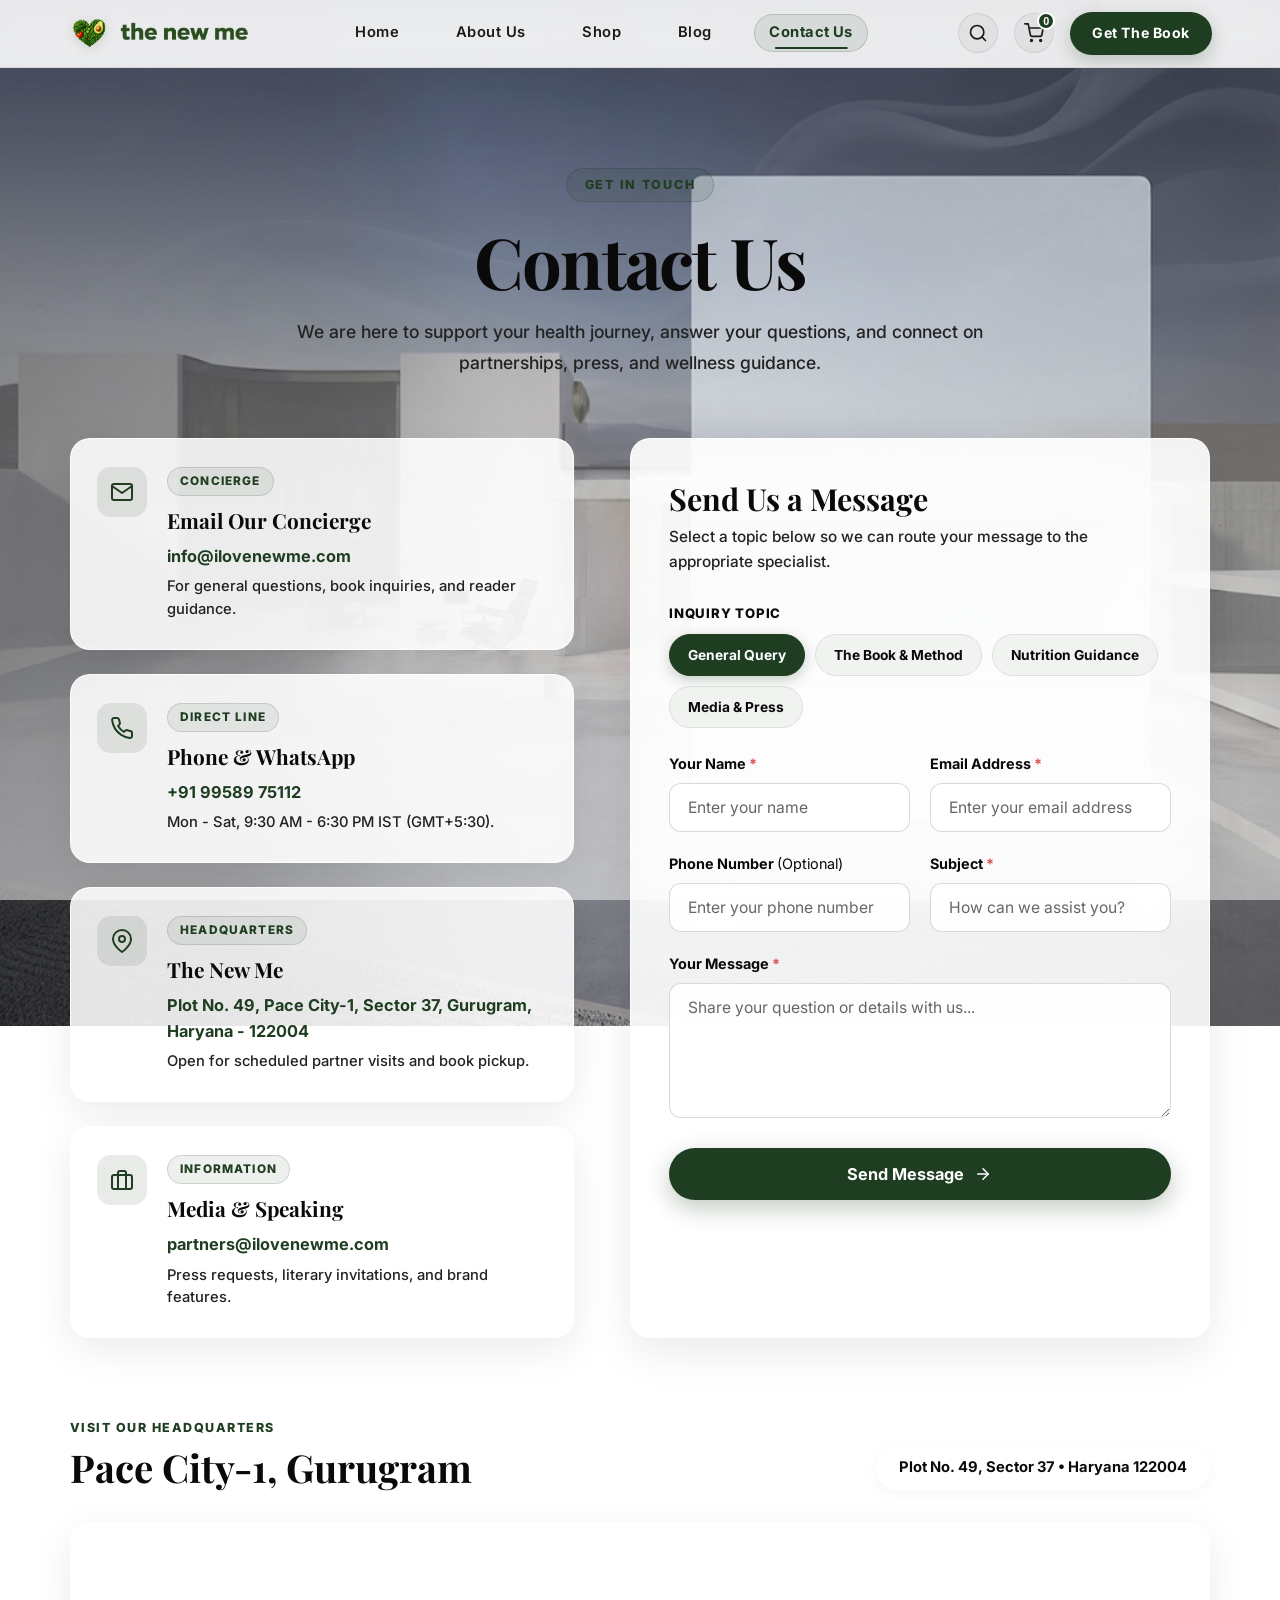
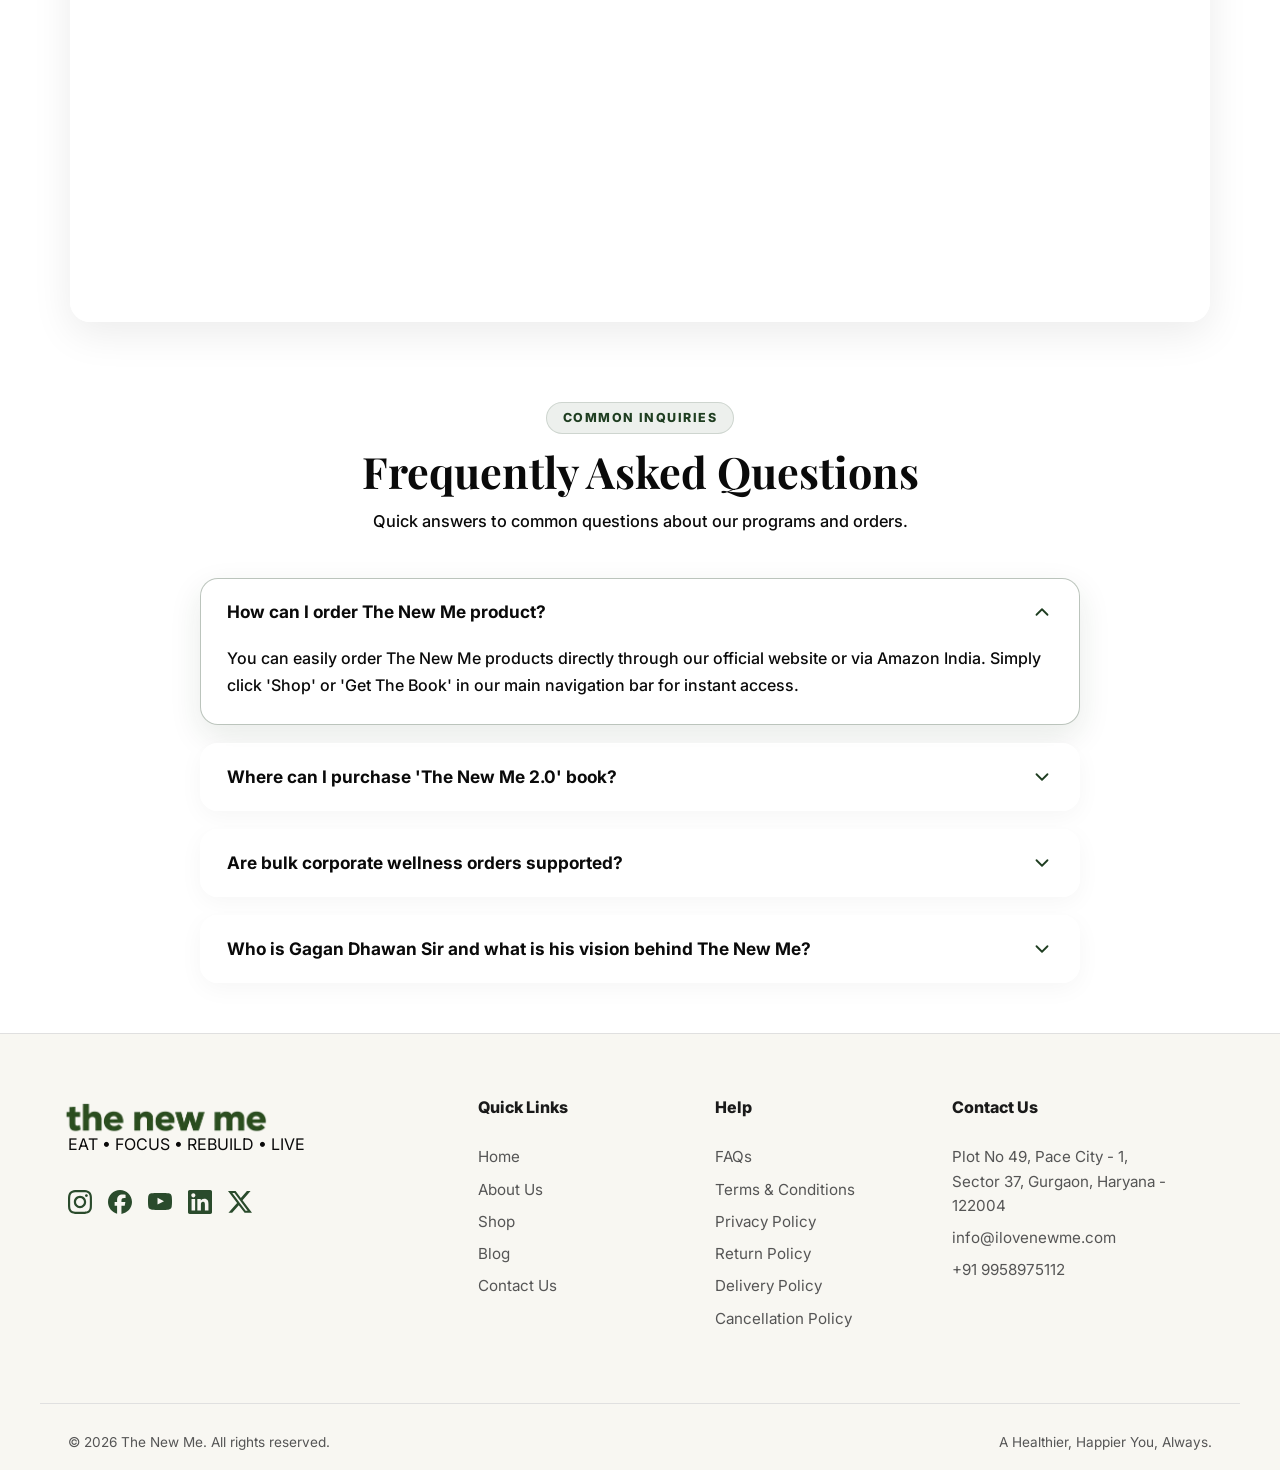
<file: newme_website/contact.html>
<!DOCTYPE html>
<html lang="en">
<head>
    <meta charset="UTF-8">
    <meta name="viewport" content="width=device-width, initial-scale=1.0">
    <title>Contact Us | The New Me</title>
    <meta name="description" content="Reach out to The New Me team for inquiries, book orders, press requests, and guidance on whole plant-based nutrition and wellness.">
    
    <!-- Google Fonts -->
    <link rel="preconnect" href="https://fonts.googleapis.com">
    <link rel="preconnect" href="https://fonts.gstatic.com" crossorigin>
    <link href="https://fonts.googleapis.com/css2?family=Inter:wght@400;500;600;700;800&family=Playfair+Display:ital,wght@0,400;0,600;0,700;1,400&display=swap" rel="stylesheet">
    
    <link rel="stylesheet" href="style.css?nocache=99999">
    <style>
        :root {
            --accent-green: #1f3e21;
            --accent-green-hover: #142a16;
            --accent-light-bg: rgba(31, 62, 33, 0.08);
            --text-dark: #0a0a0a;
            --text-light: #222222;
            --card-border: rgba(255, 255, 255, 0.85);
            --card-radius: 20px;
            --card-shadow: 0 12px 40px rgba(0, 0, 0, 0.08);
            --card-shadow-hover: 0 20px 50px rgba(31, 62, 33, 0.16);
        }

        html { scroll-behavior: smooth; }

        /* Full Page Background Image with Glassmorphism Overlay */
        body {
            background-image: url('DATA/contact_bg.jpg');
            background-size: cover;
            background-position: center top;
            background-attachment: fixed;
            background-repeat: no-repeat;
            color: var(--text-dark);
            min-height: 100vh;
            position: relative;
        }

        /* Ambient Glass Tint Overlay covering the entire page */
        body::before {
            content: '';
            position: fixed;
            top: 0;
            left: 0;
            right: 0;
            bottom: 0;
            background: linear-gradient(180deg, rgba(255, 255, 255, 0.12) 0%, rgba(255, 255, 255, 0.32) 50%, rgba(255, 255, 255, 0.50) 100%);
            backdrop-filter: blur(1px);
            -webkit-backdrop-filter: blur(1px);
            pointer-events: none;
            z-index: 0;
        }

        /* Ensure all page content floats above the backdrop */
        header, main, section, footer, div.mobile-drawer {
            position: relative;
            z-index: 2;
        }

        /* Animations */
        @keyframes fadeUp {
            from { opacity: 0; transform: translateY(22px); }
            to   { opacity: 1; transform: translateY(0); }
        }
        .reveal {
            opacity: 0;
            animation: fadeUp 0.65s cubic-bezier(0.16, 1, 0.3, 1) forwards;
        }
        .reveal-d1 { animation-delay: 0.1s; }
        .reveal-d2 { animation-delay: 0.2s; }
        .reveal-d3 { animation-delay: 0.3s; }

        /* Glassmorphic Header Override */
        .header {
            background: rgba(255, 255, 255, 0.88);
            backdrop-filter: blur(14px);
            -webkit-backdrop-filter: blur(14px);
            border-bottom: 1px solid rgba(0, 0, 0, 0.08);
        }

        /* Contact Hero */
        .contact-hero-section {
            padding: 100px 24px 30px;
            background: transparent;
            text-align: center;
        }
        .contact-hero-container {
            max-width: 840px;
            margin: 0 auto;
        }
        .contact-kicker {
            display: inline-block;
            background: rgba(31, 62, 33, 0.1);
            color: var(--accent-green);
            font-family: var(--font-body);
            font-size: 0.78rem;
            font-weight: 800;
            letter-spacing: 0.14em;
            text-transform: uppercase;
            padding: 6px 18px;
            border-radius: 50px;
            margin-bottom: 20px;
            border: 1px solid rgba(31, 62, 33, 0.2);
        }
        .contact-hero-title {
            font-family: var(--font-heading);
            font-size: clamp(3rem, 5.5vw, 4.4rem);
            color: var(--text-dark);
            font-weight: 700;
            letter-spacing: -0.025em;
            margin: 0 0 16px;
            line-height: 1.12;
        }
        .contact-hero-subtitle {
            font-family: var(--font-body);
            font-size: 1.1rem;
            color: var(--text-light);
            font-weight: 500;
            line-height: 1.75;
            margin: 0 auto;
            max-width: 700px;
        }

        /* Main Contact Grid */
        .contact-main-section {
            padding: 30px 24px 40px;
            background: transparent;
        }
        .contact-grid-container {
            max-width: 1140px;
            margin: 0 auto;
            display: grid;
            grid-template-columns: 1fr;
            gap: 48px;
        }
        @media (min-width: 992px) {
            .contact-grid-container {
                grid-template-columns: 1fr 1.15fr;
                gap: 56px;
            }
        }

        /* Channel Cards */
        .channels-col {
            display: flex;
            flex-direction: column;
            gap: 24px;
        }
        .channel-card {
            background: rgba(255, 255, 255, 0.88);
            backdrop-filter: blur(16px);
            -webkit-backdrop-filter: blur(16px);
            border: 1px solid var(--card-border);
            border-radius: var(--card-radius);
            padding: 28px 26px;
            box-shadow: var(--card-shadow);
            transition: all 0.35s ease;
            display: flex;
            gap: 20px;
            align-items: flex-start;
        }
        .channel-card:hover {
            transform: translateY(-4px);
            box-shadow: var(--card-shadow-hover);
            background: rgba(255, 255, 255, 0.95);
            border-color: rgba(31, 62, 33, 0.25);
        }
        .channel-icon-box {
            width: 50px;
            height: 50px;
            border-radius: 14px;
            background: rgba(31, 62, 33, 0.1);
            color: var(--accent-green);
            display: flex;
            align-items: center;
            justify-content: center;
            flex-shrink: 0;
        }
        .channel-icon-box svg {
            width: 24px;
            height: 24px;
        }
        .channel-content {
            flex: 1;
        }
        .channel-tag {
            font-size: 0.74rem;
            font-weight: 800;
            letter-spacing: 0.1em;
            text-transform: uppercase;
            color: var(--accent-green);
            background: rgba(31, 62, 33, 0.08);
            padding: 4px 12px;
            border-radius: 20px;
            display: inline-block;
            margin-bottom: 8px;
            border: 1px solid rgba(31, 62, 33, 0.15);
        }
        .channel-title {
            font-family: var(--font-heading);
            font-size: 1.3rem;
            font-weight: 700;
            color: var(--text-dark);
            margin: 0 0 6px;
        }
        .channel-val {
            font-size: 1.02rem;
            font-weight: 700;
            color: var(--accent-green);
            text-decoration: none;
            display: block;
            margin-bottom: 6px;
            transition: color 0.2s;
        }
        .channel-val:hover {
            color: var(--accent-green-hover);
        }
        .channel-desc {
            font-size: 0.92rem;
            color: var(--text-light);
            font-weight: 500;
            line-height: 1.55;
        }

        /* Inquiry Form Card */
        .contact-form-card {
            background: rgba(255, 255, 255, 0.9);
            backdrop-filter: blur(18px);
            -webkit-backdrop-filter: blur(18px);
            border: 1px solid var(--card-border);
            border-radius: var(--card-radius);
            padding: 42px 38px;
            box-shadow: 0 16px 44px rgba(0, 0, 0, 0.08);
        }
        .form-card-title {
            font-family: var(--font-heading);
            font-size: 1.9rem;
            font-weight: 700;
            color: var(--text-dark);
            margin: 0 0 8px;
        }
        .form-card-subtitle {
            font-size: 0.96rem;
            color: var(--text-light);
            font-weight: 500;
            line-height: 1.6;
            margin: 0 0 28px;
        }

        /* Topic Chips */
        .topic-selector-wrap {
            margin-bottom: 24px;
        }
        .topic-label {
            display: block;
            font-size: 0.82rem;
            font-weight: 800;
            color: var(--text-dark);
            text-transform: uppercase;
            letter-spacing: 0.06em;
            margin-bottom: 10px;
        }
        .topic-chips {
            display: flex;
            flex-wrap: wrap;
            gap: 10px;
        }
        .topic-chip {
            background: rgba(240, 242, 240, 0.9);
            color: var(--text-dark);
            font-size: 0.86rem;
            font-weight: 700;
            padding: 9px 18px;
            border-radius: 30px;
            cursor: pointer;
            border: 1px solid rgba(0, 0, 0, 0.08);
            transition: all 0.25s ease;
            user-select: none;
        }
        .topic-chip:hover {
            background: var(--accent-green);
            color: #ffffff;
        }
        .topic-chip.active {
            background: var(--accent-green);
            color: #ffffff;
            border-color: var(--accent-green);
            box-shadow: 0 4px 14px rgba(31, 62, 33, 0.25);
        }

        /* Form Controls */
        .form-row {
            margin-bottom: 20px;
        }
        .form-row-2 {
            display: grid;
            grid-template-columns: 1fr;
            gap: 20px;
        }
        @media (min-width: 580px) {
            .form-row-2 {
                grid-template-columns: 1fr 1fr;
            }
        }
        .form-field-group {
            display: flex;
            flex-direction: column;
        }
        .field-label {
            font-size: 0.9rem;
            font-weight: 700;
            color: var(--text-dark);
            margin-bottom: 8px;
        }
        .field-label .req {
            color: #d9534f;
        }
        .field-input, .field-textarea {
            width: 100%;
            padding: 14px 18px;
            border-radius: 12px;
            border: 1px solid rgba(0, 0, 0, 0.15);
            background: rgba(255, 255, 255, 0.95);
            font-family: var(--font-body);
            font-size: 0.98rem;
            font-weight: 600;
            color: var(--text-dark);
            transition: all 0.25s ease;
            outline: none;
        }
        .field-input::placeholder, .field-textarea::placeholder {
            color: #666666;
            font-weight: 400;
        }
        .field-input:focus, .field-textarea:focus {
            background: #ffffff;
            border-color: var(--accent-green);
            box-shadow: 0 0 0 4px rgba(31, 62, 33, 0.12);
        }
        .field-textarea {
            min-height: 135px;
            resize: vertical;
        }
        .btn-contact-submit {
            width: 100%;
            padding: 16px 28px;
            background: var(--accent-green);
            color: #ffffff;
            font-family: var(--font-body);
            font-size: 1.02rem;
            font-weight: 700;
            border: none;
            border-radius: 30px;
            cursor: pointer;
            transition: all 0.3s ease;
            display: inline-flex;
            align-items: center;
            justify-content: center;
            gap: 10px;
            box-shadow: 0 8px 24px rgba(31, 62, 33, 0.28);
            margin-top: 10px;
        }
        .btn-contact-submit:hover {
            background: var(--accent-green-hover);
            transform: translateY(-2px);
            box-shadow: 0 12px 30px rgba(31, 62, 33, 0.38);
        }

        /* Confirmation State */
        .form-success-banner {
            display: none;
            background: rgba(235, 245, 237, 0.95);
            border: 1px solid rgba(31, 62, 33, 0.25);
            border-radius: 16px;
            padding: 36px 28px;
            text-align: center;
        }
        .success-icon-badge {
            width: 58px;
            height: 58px;
            border-radius: 50%;
            background: var(--accent-green);
            color: #ffffff;
            display: inline-flex;
            align-items: center;
            justify-content: center;
            margin-bottom: 16px;
        }
        .success-title {
            font-family: var(--font-heading);
            font-size: 1.5rem;
            font-weight: 700;
            color: var(--text-dark);
            margin: 0 0 8px;
        }
        .success-desc {
            font-size: 0.96rem;
            color: var(--text-dark);
            font-weight: 500;
            line-height: 1.6;
            margin: 0;
        }

        /* Headquarters Section */
        .headquarters-section {
            background: transparent;
            padding: 40px 24px;
        }
        .hq-container {
            max-width: 1140px;
            margin: 0 auto;
        }
        .hq-header-row {
            display: flex;
            flex-direction: column;
            gap: 12px;
            margin-bottom: 32px;
        }
        @media (min-width: 768px) {
            .hq-header-row {
                flex-direction: row;
                align-items: flex-end;
                justify-content: space-between;
            }
        }
        .hq-eyebrow {
            display: block;
            font-size: 0.78rem;
            font-weight: 800;
            letter-spacing: 0.12em;
            text-transform: uppercase;
            color: var(--accent-green);
            margin-bottom: 6px;
        }
        .hq-title {
            font-family: var(--font-heading);
            font-size: clamp(2rem, 3vw, 2.5rem);
            font-weight: 700;
            color: var(--text-dark);
            margin: 0;
        }
        .hq-meta-badge {
            background: rgba(255, 255, 255, 0.88);
            backdrop-filter: blur(14px);
            -webkit-backdrop-filter: blur(14px);
            border: 1px solid var(--card-border);
            padding: 10px 22px;
            border-radius: 30px;
            font-size: 0.92rem;
            font-weight: 700;
            color: var(--text-dark);
            box-shadow: 0 4px 16px rgba(0,0,0,0.04);
        }
        .map-frame-wrap {
            width: 100%;
            height: 400px;
            border-radius: var(--card-radius);
            overflow: hidden;
            box-shadow: var(--card-shadow);
            border: 1px solid var(--card-border);
        }
        .map-frame-wrap iframe {
            width: 100%;
            height: 100%;
            border: none;
        }

        /* FAQ Section */
        .contact-faq-section {
            padding: 40px 24px 50px;
            background: transparent;
        }
        .faq-inner-wrap {
            max-width: 880px;
            margin: 0 auto;
        }
        .faq-section-header {
            text-align: center;
            margin-bottom: 44px;
        }
        .faq-eyebrow {
            display: inline-block;
            font-size: 0.78rem;
            font-weight: 800;
            letter-spacing: 0.12em;
            text-transform: uppercase;
            color: var(--accent-green);
            background: rgba(31, 62, 33, 0.08);
            padding: 5px 16px;
            border-radius: 20px;
            margin-bottom: 12px;
            border: 1px solid rgba(31, 62, 33, 0.15);
        }
        .faq-section-title {
            font-family: var(--font-heading);
            font-size: clamp(2.2rem, 3.5vw, 2.7rem);
            font-weight: 700;
            color: var(--text-dark);
            margin: 0 0 10px;
        }
        .faq-section-subtitle {
            font-size: 1.02rem;
            color: var(--text-dark);
            font-weight: 500;
            margin: 0;
        }
        .faq-list {
            display: flex;
            flex-direction: column;
            gap: 18px;
        }
        .faq-item {
            background: rgba(255, 255, 255, 0.88);
            backdrop-filter: blur(16px);
            -webkit-backdrop-filter: blur(16px);
            border: 1px solid var(--card-border);
            border-radius: 18px;
            overflow: hidden;
            transition: all 0.3s ease;
            box-shadow: 0 6px 24px rgba(0,0,0,0.04);
        }
        .faq-item.open {
            background: rgba(255, 255, 255, 0.95);
            border-color: rgba(31, 62, 33, 0.3);
            box-shadow: 0 12px 32px rgba(31, 62, 33, 0.1);
        }
        .faq-question-btn {
            width: 100%;
            padding: 22px 26px;
            background: none;
            border: none;
            display: flex;
            align-items: center;
            justify-content: space-between;
            gap: 16px;
            font-family: var(--font-body);
            font-size: 1.08rem;
            font-weight: 700;
            color: var(--text-dark);
            text-align: left;
            cursor: pointer;
            transition: color 0.2s;
        }
        .faq-question-btn:hover {
            color: var(--accent-green);
        }
        .faq-chevron {
            width: 22px;
            height: 22px;
            flex-shrink: 0;
            color: var(--accent-green);
            transition: transform 0.3s ease;
        }
        .faq-item.open .faq-chevron {
            transform: rotate(180deg);
        }
        .faq-answer {
            display: none;
            padding: 0 26px 24px;
            font-size: 1rem;
            color: var(--text-dark);
            font-weight: 500;
            line-height: 1.72;
        }
        .faq-item.open .faq-answer {
            display: block;
        }

        /* Mobile tweaks */
        @media (max-width: 767px) {
            .contact-hero-section { padding: 120px 16px 40px; }
            .contact-main-section { padding: 40px 16px 64px; }
            .contact-form-card { padding: 30px 22px; }
            .channel-card { padding: 24px 20px; }
            .headquarters-section { padding: 56px 16px; }
            .map-frame-wrap { height: 300px; }
            .contact-faq-section { padding: 60px 16px 72px; }
        }
    </style>
</head>
<body>
    
    <!-- Header -->
    <header class="header">
        <div class="container header-inner">
            <a href="index.html" class="logo" aria-label="The New Me Home">
                <img fetchpriority="high" decoding="sync" src="DATA/NAV BAR/heart logo.webp" alt="Heart Logo" class="logo-heart">
                <img fetchpriority="high" decoding="sync" src="DATA/NAV BAR/Logo top text.webp" alt="the new me" class="logo-text-img">
            </a>
            <nav class="main-nav">
                <a href="index.html" class="nav-link">Home</a>
                <a href="about.html" class="nav-link">About Us</a>
                <a href="https://www.amazon.in/dp/9364115511/" target="_blank" rel="noopener noreferrer" class="nav-link">Shop</a>
                <a href="blog.html" class="nav-link">Blog</a>
                <a href="contact.html" class="nav-link active">Contact Us</a>
            </nav>
            <div class="header-actions">
                <button class="icon-btn js-open-search" aria-label="Search">
                    <svg width="20" height="20" viewBox="0 0 24 24" fill="none" stroke="currentColor" stroke-width="2" stroke-linecap="round" stroke-linejoin="round"><circle cx="11" cy="11" r="8"></circle><line x1="21" y1="21" x2="16.65" y2="16.65"></line></svg>
                </button>
                <button class="icon-btn cart-btn" aria-label="Cart">
                    <svg width="20" height="20" viewBox="0 0 24 24" fill="none" stroke="currentColor" stroke-width="2" stroke-linecap="round" stroke-linejoin="round"><circle cx="9" cy="21" r="1"></circle><circle cx="20" cy="21" r="1"></circle><path d="M1 1h4l2.68 13.39a2 2 0 0 0 2 1.61h9.72a2 2 0 0 0 2-1.61L23 6H6"></path></svg>
                    <span class="cart-badge">0</span>
                </button>
                <a href="https://www.amazon.in/dp/9364115511/" target="_blank" rel="noopener noreferrer" class="btn btn-primary header-cta-desktop">Get The Book</a>
            </div>
            <!-- Mobile Hamburger -->
            <button class="hamburger-btn" id="hamburgerBtn" aria-label="Open menu" aria-expanded="false">
                <span class="hamburger-line"></span>
                <span class="hamburger-line"></span>
                <span class="hamburger-line"></span>
            </button>
        </div>
    </header>

    <!-- Mobile Navigation Drawer -->
    <div class="mobile-drawer-backdrop" id="drawerBackdrop"></div>
    <nav class="mobile-drawer" id="mobileDrawer" aria-label="Mobile navigation">
        <div class="drawer-header">
            <button class="drawer-close" id="drawerClose" aria-label="Close menu">
                <svg width="24" height="24" viewBox="0 0 24 24" fill="none" stroke="currentColor" stroke-width="2" stroke-linecap="round" stroke-linejoin="round"><line x1="18" y1="6" x2="6" y2="18"></line><line x1="6" y1="6" x2="18" y2="18"></line></svg>
            </button>
        </div>
        <div class="drawer-links">
            <a href="index.html" class="drawer-link">Home</a>
            <a href="about.html" class="drawer-link">About Us</a>
            <a href="https://www.amazon.in/dp/9364115511/" target="_blank" rel="noopener noreferrer" class="drawer-link">Shop</a>
            <a href="blog.html" class="drawer-link">Blog</a>
            <a href="contact.html" class="drawer-link active">Contact Us</a>
        </div>
        <form class="drawer-search" action="https://ilovenewme.com/" method="GET">
            <input type="text" name="s" placeholder="Search articles..." class="drawer-search-input">
        </form>
        <div class="drawer-cta">
            <a href="https://www.amazon.in/dp/9364115511/" target="_blank" rel="noopener noreferrer" class="btn btn-primary drawer-cta-btn">Get The Book</a>
        </div>
    </nav>

    <!-- Hero / Intro -->
    <section class="contact-hero-section">
        <div class="contact-hero-container reveal">
            <span class="contact-kicker">GET IN TOUCH</span>
            <h1 class="contact-hero-title">Contact Us</h1>
            <p class="contact-hero-subtitle">
                We are here to support your health journey, answer your questions, and connect on partnerships, press, and wellness guidance.
            </p>
        </div>
    </section>

    <!-- Main Contact Grid -->
    <main class="contact-main-section">
        <div class="contact-grid-container">
            
            <!-- Left Column: Communication Channels -->
            <div class="channels-col reveal reveal-d1">
                
                <!-- Channel 1: Concierge Email -->
                <div class="channel-card">
                    <div class="channel-icon-box" aria-hidden="true">
                        <svg viewBox="0 0 24 24" fill="none" stroke="currentColor" stroke-width="2" stroke-linecap="round" stroke-linejoin="round">
                            <path d="M4 4h16c1.1 0 2 .9 2 2v12c0 1.1-.9 2-2 2H4c-1.1 0-2-.9-2-2V6c0-1.1.9-2 2-2z"></path>
                            <polyline points="22,6 12,13 2,6"></polyline>
                        </svg>
                    </div>
                    <div class="channel-content">
                        <span class="channel-tag">Concierge</span>
                        <div class="channel-title">Email Our Concierge</div>
                        <a href="mailto:info@ilovenewme.com" class="channel-val">info@ilovenewme.com</a>
                        <div class="channel-desc">For general questions, book inquiries, and reader guidance.</div>
                    </div>
                </div>

                <!-- Channel 2: Phone -->
                <div class="channel-card">
                    <div class="channel-icon-box" aria-hidden="true">
                        <svg viewBox="0 0 24 24" fill="none" stroke="currentColor" stroke-width="2" stroke-linecap="round" stroke-linejoin="round">
                            <path d="M22 16.92v3a2 2 0 0 1-2.18 2 19.79 19.79 0 0 1-8.63-3.07 19.5 19.5 0 0 1-6-6 19.79 19.79 0 0 1-3.07-8.67A2 2 0 0 1 4.11 2h3a2 2 0 0 1 2 1.72 12.84 12.84 0 0 0 .7 2.81 2 2 0 0 1-.45 2.11L8.09 9.91a16 16 0 0 0 6 6l1.27-1.27a2 2 0 0 1 2.11-.45 12.84 12.84 0 0 0 2.81.7A2 2 0 0 1 22 16.92z"></path>
                        </svg>
                    </div>
                    <div class="channel-content">
                        <span class="channel-tag">Direct Line</span>
                        <div class="channel-title">Phone &amp; WhatsApp</div>
                        <a href="tel:+919958975112" class="channel-val">+91 99589 75112</a>
                        <div class="channel-desc">Mon - Sat, 9:30 AM - 6:30 PM IST (GMT+5:30).</div>
                    </div>
                </div>

                <!-- Channel 3: Address (Headquarters - "Studio" removed) -->
                <div class="channel-card">
                    <div class="channel-icon-box" aria-hidden="true">
                        <svg viewBox="0 0 24 24" fill="none" stroke="currentColor" stroke-width="2" stroke-linecap="round" stroke-linejoin="round">
                            <path d="M21 10c0 7-9 13-9 13s-9-6-9-13a9 9 0 0 1 18 0z"></path>
                            <circle cx="12" cy="10" r="3"></circle>
                        </svg>
                    </div>
                    <div class="channel-content">
                        <span class="channel-tag">Headquarters</span>
                        <div class="channel-title">The New Me</div>
                        <div class="channel-val">Plot No. 49, Pace City-1, Sector 37, Gurugram, Haryana - 122004</div>
                        <div class="channel-desc">Open for scheduled partner visits and book pickup.</div>
                    </div>
                </div>

                <!-- Channel 4: Media & Partnerships (Collaboration tag changed to Information) -->
                <div class="channel-card">
                    <div class="channel-icon-box" aria-hidden="true">
                        <svg viewBox="0 0 24 24" fill="none" stroke="currentColor" stroke-width="2" stroke-linecap="round" stroke-linejoin="round">
                            <rect x="2" y="7" width="20" height="14" rx="2" ry="2"></rect>
                            <path d="M16 21V5a2 2 0 0 0-2-2h-4a2 2 0 0 0-2 2v16"></path>
                        </svg>
                    </div>
                    <div class="channel-content">
                        <span class="channel-tag">Information</span>
                        <div class="channel-title">Media &amp; Speaking</div>
                        <a href="mailto:partners@ilovenewme.com" class="channel-val">partners@ilovenewme.com</a>
                        <div class="channel-desc">Press requests, literary invitations, and brand features.</div>
                    </div>
                </div>

            </div>

            <!-- Right Column: Inquiry Form Card ("Send Us a Message") -->
            <div class="contact-form-card reveal reveal-d2">
                <h3 class="form-card-title">Send Us a Message</h3>
                <p class="form-card-subtitle">
                    Select a topic below so we can route your message to the appropriate specialist.
                </p>

                <form id="contactForm">
                    <input type="hidden" id="selectedTopic" name="topic" value="General Query">
                    
                    <div id="contactFormFields">
                        
                        <!-- Topic Selector Chips -->
                        <div class="topic-selector-wrap">
                            <span class="topic-label">Inquiry Topic</span>
                            <div class="topic-chips">
                                <span class="topic-chip active" data-topic="General Query">General Query</span>
                                <span class="topic-chip" data-topic="The Book &amp; Method">The Book &amp; Method</span>
                                <span class="topic-chip" data-topic="Nutrition Guidance">Nutrition Guidance</span>
                                <span class="topic-chip" data-topic="Media &amp; Press">Media &amp; Press</span>
                            </div>
                        </div>

                        <!-- Name & Email -->
                        <div class="form-row form-row-2">
                            <div class="form-field-group">
                                <label for="contactName" class="field-label">Your Name <span class="req">*</span></label>
                                <input type="text" id="contactName" class="field-input" placeholder="Enter your name" required>
                            </div>
                            <div class="form-field-group">
                                <label for="contactEmail" class="field-label">Email Address <span class="req">*</span></label>
                                <input type="email" id="contactEmail" class="field-input" placeholder="Enter your email address" required>
                            </div>
                        </div>

                        <!-- Phone & Subject -->
                        <div class="form-row form-row-2">
                            <div class="form-field-group">
                                <label for="contactPhone" class="field-label">Phone Number <span style="color:var(--text-dark); font-weight:400;">(Optional)</span></label>
                                <input type="tel" id="contactPhone" class="field-input" placeholder="Enter your phone number">
                            </div>
                            <div class="form-field-group">
                                <label for="contactSubject" class="field-label">Subject <span class="req">*</span></label>
                                <input type="text" id="contactSubject" class="field-input" placeholder="How can we assist you?" required>
                            </div>
                        </div>

                        <!-- Message -->
                        <div class="form-row">
                            <div class="form-field-group">
                                <label for="contactMessage" class="field-label">Your Message <span class="req">*</span></label>
                                <textarea id="contactMessage" class="field-textarea" placeholder="Share your question or details with us..." required></textarea>
                            </div>
                        </div>

                        <!-- Submit Button -->
                        <button type="submit" class="btn-contact-submit">
                            <span>Send Message</span>
                            <svg width="18" height="18" viewBox="0 0 24 24" fill="none" stroke="currentColor" stroke-width="2" stroke-linecap="round" stroke-linejoin="round">
                                <line x1="5" y1="12" x2="19" y2="12"></line>
                                <polyline points="12 5 19 12 12 19"></polyline>
                            </svg>
                        </button>
                    </div>

                    <!-- Clean Confirmation State -->
                    <div id="contactSuccessBanner" class="form-success-banner">
                        <div class="success-icon-badge" aria-hidden="true">
                            <svg width="22" height="22" viewBox="0 0 24 24" fill="none" stroke="currentColor" stroke-width="2.5" stroke-linecap="round" stroke-linejoin="round">
                                <polyline points="20 6 9 17 4 12"></polyline>
                            </svg>
                        </div>
                        <h4 class="success-title">Message Received</h4>
                        <p class="success-desc">
                            Thank you for reaching out to The New Me. A member of our concierge team will review your inquiry and respond to your email within 24 business hours.
                        </p>
                    </div>

                </form>
            </div>

        </div>
    </main>

    <!-- Location & Headquarters Section -->
    <section class="headquarters-section reveal">
        <div class="hq-container">
            <div class="hq-header-row">
                <div>
                    <span class="hq-eyebrow">Visit Our Headquarters</span>
                    <h2 class="hq-title">Pace City-1, Gurugram</h2>
                </div>
                <div class="hq-meta-badge">
                    Plot No. 49, Sector 37 &bull; Haryana 122004
                </div>
            </div>
            
            <div class="map-frame-wrap">
                <iframe src="https://www.google.com/maps/embed?pb=!1m18!1m12!1m3!1d3509.117185526017!2d76.99346611507722!3d28.415714082502693!2m3!1f0!2f0!3f0!3m2!1i1024!2i768!4f13.1!3m3!1m2!1s0x390d3d5ac20473cb%3A0x867ef73c681283c7!2sPace%20City%20I%2C%20Sector%2037%2C%20Gurugram%2C%20Haryana%20122004!5e0!3m2!1sen!2sin!4v1689000000000!5m2!1sen!2sin" allowfullscreen="" loading="lazy" referrerpolicy="no-referrer-when-downgrade" title="The New Me office location on Google Maps"></iframe>
            </div>
        </div>
    </section>

    <!-- Frequently Asked Questions / Contents Section -->
    <section class="contact-faq-section reveal">
        <div class="faq-inner-wrap">
            <div class="faq-section-header">
                <span class="faq-eyebrow">Common Inquiries</span>
                <h2 class="faq-section-title">Frequently Asked Questions</h2>
                <p class="faq-section-subtitle">Quick answers to common questions about our programs and orders.</p>
            </div>

            <div class="faq-list">
                
                <!-- Question 1: How can I order The New Me product? -->
                <div class="faq-item open">
                    <button class="faq-question-btn" type="button" aria-expanded="true">
                        <span>How can I order The New Me product?</span>
                        <svg class="faq-chevron" viewBox="0 0 24 24" fill="none" stroke="currentColor" stroke-width="2" stroke-linecap="round" stroke-linejoin="round">
                            <polyline points="6 9 12 15 18 9"></polyline>
                        </svg>
                    </button>
                    <div class="faq-answer">
                        You can easily order The New Me products directly through our official website or via Amazon India. Simply click 'Shop' or 'Get The Book' in our main navigation bar for instant access.
                    </div>
                </div>

                <!-- Question 2: Where can I purchase 'The New Me 2.0' book? -->
                <div class="faq-item">
                    <button class="faq-question-btn" type="button" aria-expanded="false">
                        <span>Where can I purchase 'The New Me 2.0' book?</span>
                        <svg class="faq-chevron" viewBox="0 0 24 24" fill="none" stroke="currentColor" stroke-width="2" stroke-linecap="round" stroke-linejoin="round">
                            <polyline points="6 9 12 15 18 9"></polyline>
                        </svg>
                    </button>
                    <div class="faq-answer">
                        The New Me 2.0 is available directly through Amazon India (hardcover and digital edition) and select bookstores. You can click 'Get The Book' in the main navigation for direct access.
                    </div>
                </div>

                <!-- Question 3: Are bulk corporate wellness orders supported? (25+ replaced with 100+) -->
                <div class="faq-item">
                    <button class="faq-question-btn" type="button" aria-expanded="false">
                        <span>Are bulk corporate wellness orders supported?</span>
                        <svg class="faq-chevron" viewBox="0 0 24 24" fill="none" stroke="currentColor" stroke-width="2" stroke-linecap="round" stroke-linejoin="round">
                            <polyline points="6 9 12 15 18 9"></polyline>
                        </svg>
                    </button>
                    <div class="faq-answer">
                        Yes. For corporate wellness initiatives, keynote talks, or institutional book orders of 100+ copies, please select 'Media &amp; Press' in the contact form or email partners@ilovenewme.com.
                    </div>
                </div>

                <!-- Question 4: About Gagan Dhawan Sir -->
                <div class="faq-item">
                    <button class="faq-question-btn" type="button" aria-expanded="false">
                        <span>Who is Gagan Dhawan Sir and what is his vision behind The New Me?</span>
                        <svg class="faq-chevron" viewBox="0 0 24 24" fill="none" stroke="currentColor" stroke-width="2" stroke-linecap="round" stroke-linejoin="round">
                            <polyline points="6 9 12 15 18 9"></polyline>
                        </svg>
                    </button>
                    <div class="faq-answer">
                        Gagan Dhawan Sir is a renowned entrepreneur, author, and wellness advocate dedicated to empowering individuals toward holistic health, whole plant-based nutrition, and sustainable daily habits that foster lifelong vitality.
                    </div>
                </div>

            </div>
        </div>
    </section>

    <!-- Footer -->
    <footer class="footer">
        <div class="container footer-grid">
            <div class="footer-col">
                <div class="footer-logo">
                    <img loading="lazy" src="DATA/NAV BAR/Logo top text.webp" alt="the new me" class="footer-logo-img">
                    <span class="logo-subtext">EAT • FOCUS • REBUILD • LIVE</span>
                </div>
                <div class="social-links">
                    <a href="https://www.instagram.com/ilovenewme?stkn=bnNyZGUxMHY4ZGZn&utm_source=qr" target="_blank"><img loading="lazy" src="DATA/About Us/instagram.svg" alt="Instagram" class="social-icon"></a>
                    <a href="https://www.facebook.com/share/1DnkznQLPR/?mibextid=wwXIfr" target="_blank"><img loading="lazy" src="DATA/About Us/facebook.svg" alt="Facebook" class="social-icon"></a>
                    <a href="#"><img loading="lazy" src="DATA/About Us/youtube.svg" alt="YouTube" class="social-icon"></a>
                    <a href="#"><img loading="lazy" src="DATA/About Us/linked_in.svg" alt="LinkedIn" class="social-icon"></a>
                    <a href="#"><img loading="lazy" src="DATA/About Us/x.svg" alt="X (Twitter)" class="social-icon"></a>
                </div>
            </div>
            <div class="footer-col">
                <h4>Quick Links</h4>
                <a href="index.html">Home</a>
                <a href="about.html">About Us</a>
                <a href="https://www.amazon.in/dp/9364115511/" target="_blank" rel="noopener noreferrer">Shop</a>
                <a href="blog.html">Blog</a>
                <a href="contact.html">Contact Us</a>
            </div>
            <div class="footer-col">
                <h4>Help</h4>
                <a href="#">FAQs</a>
                <a href="#">Terms &amp; Conditions</a>
                <a href="#">Privacy Policy</a>
                <a href="#">Return Policy</a>
                <a href="#">Delivery Policy</a>
                <a href="#">Cancellation Policy</a>
            </div>
            <div class="footer-col">
                <h4>Contact Us</h4>
                <p>Plot No 49, Pace City - 1,<br>Sector 37, Gurgaon, Haryana - 122004</p>
                <p>info@ilovenewme.com</p>
                <p>+91 9958975112</p>
            </div>
        </div>
        <div class="container footer-bottom">
            <p>&copy; 2026 The New Me. All rights reserved.</p>
            <p>A Healthier, Happier You, Always.</p>
        </div>
    </footer>
    
    <!-- Search Overlay -->
    <div class="search-overlay hidden" id="searchOverlay">
        <button class="search-close" id="searchClose" aria-label="Close search">
            <svg width="32" height="32" viewBox="0 0 24 24" fill="none" stroke="currentColor" stroke-width="2" stroke-linecap="round" stroke-linejoin="round"><line x1="18" y1="6" x2="6" y2="18"></line><line x1="6" y1="6" x2="18" y2="18"></line></svg>
        </button>
        <div class="search-overlay-content">
            <h2 class="search-title">What are you looking for?</h2>
            <form class="search-form" action="https://ilovenewme.com/" method="GET">
                <input type="text" name="s" placeholder="Search articles, topics..." class="search-input-large" id="searchInputDesktop">
                <button type="submit" class="search-submit-btn" aria-label="Submit search">
                    <svg width="28" height="28" viewBox="0 0 24 24" fill="none" stroke="currentColor" stroke-width="2" stroke-linecap="round" stroke-linejoin="round"><circle cx="11" cy="11" r="8"></circle><line x1="21" y1="21" x2="16.65" y2="16.65"></line></svg>
                </button>
            </form>
        </div>
    </div>

    <!-- Interactive Script for Chips & Accordion & Form Submit -->
    <script>
        document.addEventListener('DOMContentLoaded', function() {
            // Topic chips toggle
            const chips = document.querySelectorAll('.topic-chip');
            const selectedTopicInput = document.getElementById('selectedTopic');
            chips.forEach(chip => {
                chip.addEventListener('click', function() {
                    chips.forEach(c => c.classList.remove('active'));
                    this.classList.add('active');
                    if (selectedTopicInput) {
                        selectedTopicInput.value = this.getAttribute('data-topic');
                    }
                });
            });

            // Contact Form Submission Validation & Feedback
            const contactForm = document.getElementById('contactForm');
            const contactFields = document.getElementById('contactFormFields');
            const contactSuccess = document.getElementById('contactSuccessBanner');

            if (contactForm) {
                contactForm.addEventListener('submit', function(e) {
                    e.preventDefault();
                    if (contactFields && contactSuccess) {
                        contactFields.style.display = 'none';
                        contactSuccess.style.display = 'block';
                        contactSuccess.scrollIntoView({ behavior: 'smooth', block: 'center' });
                    }
                });
            }

            // FAQ Accordion toggle
            const faqButtons = document.querySelectorAll('.faq-question-btn');
            faqButtons.forEach(btn => {
                btn.addEventListener('click', function() {
                    const item = this.closest('.faq-item');
                    const isOpen = item.classList.contains('open');
                    
                    // Close other items
                    document.querySelectorAll('.faq-item').forEach(other => {
                        if (other !== item) {
                            other.classList.remove('open');
                            other.querySelector('.faq-question-btn')?.setAttribute('aria-expanded', 'false');
                        }
                    });

                    if (isOpen) {
                        item.classList.remove('open');
                        this.setAttribute('aria-expanded', 'false');
                    } else {
                        item.classList.add('open');
                        this.setAttribute('aria-expanded', 'true');
                    }
                });
            });
        });
    </script>
    <script src="script.js"></script>
</body>
</html>
</file>
<file: newme_website/style.css>
:root {
  /* Color System */
  --primary-green: #2a4b2c;
  --primary-green-hover: #1f3721;
  --light-green: #e8f0e8;
  --bg-off-white: #f8f7f2;
  --bg-white: #ffffff;
  --text-primary: #1a1a1a;
  --text-secondary: #555555;
  --border-light: #e0e0e0;

  /* Typography System */
  --font-heading: 'Playfair Display', serif;
  --font-body: 'Inter', sans-serif;

  /* Spacing Scale */
  --space-xs: 0.5rem;   /* 8px */
  --space-sm: 1rem;     /* 16px */
  --space-md: 1.75rem;  /* 28px */
  --space-lg: 2.75rem;  /* 44px */
  --space-xl: 4rem;     /* 64px */
  --space-xxl: 5rem;    /* 80px */

  /* Border Radius */
  --radius-sm: 4px;
  --radius-md: 8px;
  --radius-lg: 12px;
  --radius-pill: 50px;

  /* Container */
  --container-max: 1200px;
}

/* Base Styles */
* {
  margin: 0;
  padding: 0;
  box-sizing: border-box;
}

body {
  font-family: var(--font-body);
  color: var(--text-primary);
  background-color: var(--bg-white);
  line-height: 1.6;
  -webkit-font-smoothing: antialiased;
}

h1, h2, h3, h4, h5, h6 {
  font-family: var(--font-body);
  font-weight: 800;
  line-height: 1.2;
  color: var(--text-primary);
  margin-bottom: var(--space-sm);
}

a {
  text-decoration: none;
  color: inherit;
  transition: color 0.3s ease;
}

img {
  max-width: 100%;
  height: auto;
  display: block;
}

/* Utilities */
.container {
  max-width: var(--container-max);
  margin: 0 auto;
  padding: 0 var(--space-md);
}

.text-center { text-align: center; }
.text-primary { color: var(--text-primary); }
.text-secondary { color: var(--text-secondary); }

/* Buttons */
.btn {
  display: inline-flex;
  align-items: center;
  justify-content: center;
  padding: 12px 24px;
  font-family: var(--font-body);
  font-weight: 500;
  font-size: 1rem;
  border-radius: var(--radius-pill);
  cursor: pointer;
  transition: all 0.3s ease;
  border: none;
  white-space: nowrap;
  flex-shrink: 0;
  text-align: center;
}

.btn-primary {
  background-color: var(--primary-green);
  color: var(--bg-white);
}

.btn-primary:hover {
  background-color: var(--primary-green-hover);
  transform: translateY(-2px);
  box-shadow: 0 4px 12px rgba(42, 75, 44, 0.2);
}

.btn-outline {
  background-color: transparent;
  color: var(--primary-green);
  border: 1px solid var(--primary-green);
}

.btn-outline:hover {
  background-color: var(--light-green);
}

.book-buttons {
  display: flex;
  gap: var(--space-sm);
  margin-top: var(--space-sm);
  flex-wrap: wrap;
}

/* Premium Navigation Bar */
.header {
  padding: 12px 0;
  border-bottom: 1px solid rgba(0, 0, 0, 0.08);
  background: rgba(255, 255, 255, 0.88);
  backdrop-filter: blur(16px);
  -webkit-backdrop-filter: blur(16px);
  position: sticky;
  top: 0;
  z-index: 1000;
  transition: all 0.3s cubic-bezier(0.16, 1, 0.3, 1);
}

.header-inner {
  display: flex;
  justify-content: space-between;
  align-items: center;
}

.logo {
  display: flex;
  align-items: center;
  gap: 8px;
  text-decoration: none;
  transition: transform 0.25s ease;
}

.logo:hover {
  transform: translateY(-1px);
}

.logo-heart {
  height: 42px;
  width: auto;
  object-fit: contain;
  filter: drop-shadow(0 2px 6px rgba(31, 62, 33, 0.15));
}

.logo-text-img {
  height: 28px;
  width: auto;
  object-fit: contain;
  display: block;
}

.main-nav {
  display: flex;
  align-items: center;
  gap: 1.8rem;
  list-style: none;
}

.nav-link {
  font-family: var(--font-body);
  font-size: 0.92rem;
  font-weight: 600;
  letter-spacing: 0.03em;
  color: #1a1a1a;
  text-decoration: none;
  padding: 6px 14px;
  border-radius: 20px;
  transition: all 0.25s ease;
}

.nav-link:hover {
  color: #1f3e21;
  background: rgba(31, 62, 33, 0.06);
}

.nav-link.active {
  color: #1f3e21;
  font-weight: 700;
  background: rgba(31, 62, 33, 0.09);
  border: 1px solid rgba(31, 62, 33, 0.18);
}

.header-actions {
  display: flex;
  align-items: center;
  gap: 1rem;
}

.icon-btn {
  background: rgba(0, 0, 0, 0.04);
  border: 1px solid rgba(0, 0, 0, 0.08);
  border-radius: 50%;
  width: 40px;
  height: 40px;
  cursor: pointer;
  color: #1a1a1a;
  display: flex;
  align-items: center;
  justify-content: center;
  transition: all 0.25s ease;
}

.icon-btn:hover {
  background: #1f3e21;
  color: #ffffff;
  border-color: #1f3e21;
  transform: translateY(-2px);
  box-shadow: 0 4px 12px rgba(31, 62, 33, 0.22);
}

.cart-btn {
  position: relative;
}

.cart-badge {
  position: absolute;
  top: -2px;
  right: -2px;
  background-color: #1f3e21;
  color: #ffffff;
  font-size: 0.68rem;
  font-weight: 800;
  height: 18px;
  min-width: 18px;
  border-radius: 50%;
  display: flex;
  align-items: center;
  justify-content: center;
  border: 2px solid #ffffff;
}

.header-cta-desktop {
  padding: 10px 22px;
  font-size: 0.88rem;
  font-weight: 700;
  letter-spacing: 0.04em;
  background: #1f3e21;
  color: #ffffff;
  border-radius: 30px;
  text-decoration: none;
  transition: all 0.3s ease;
  box-shadow: 0 6px 18px rgba(31, 62, 33, 0.24);
}

.header-cta-desktop:hover {
  background: #142a16;
  transform: translateY(-2px);
  box-shadow: 0 10px 24px rgba(31, 62, 33, 0.35);
  color: #ffffff;
}

/* Hero Section */
.bg-off-white {
  background-color: var(--bg-off-white);
}

.hero {
  width: 100% !important;
  max-width: 100% !important;
  height: auto !important;
  padding: 0 !important;
  margin: 0 !important;
  overflow: hidden !important;
  position: relative;
  line-height: 0 !important;
  font-size: 0 !important;
  display: block !important;
  background: transparent !important;
  container-type: inline-size;
  container-name: hero;
}

.hero-bg {
  width: 100% !important;
  max-width: 100% !important;
  height: auto !important;
  display: block !important;
  object-fit: cover !important;
  border-radius: 0 !important;
  box-shadow: none !important;
  margin: 0 !important;
  padding: 0 !important;
  border: none !important;
  vertical-align: bottom !important;
}

.hero-signature {
  position: absolute;
  top: 35%;
  left: 5%;
  transform: translateY(-50%) rotate(-3deg);
  width: 33.33cqw;
  height: auto;
  z-index: 10;
  object-fit: contain;
}

.hero-content-right {
  position: absolute;
  top: 35%;
  right: 5%;
  transform: translateY(-50%);
  display: flex;
  flex-direction: column;
  align-items: center;
  text-align: center;
  z-index: 10;
  width: 33.33cqw;
  line-height: 1.5 !important;
}

.hero-heading-right {
  font-family: var(--font-heading);
  font-size: 4.44cqw;
  color: var(--primary-green);
  margin-bottom: 0.55cqw;
  font-weight: 600;
  white-space: nowrap;
}

.hero-subheading-right {
  font-size: 0.78cqw;
  letter-spacing: 0.21cqw;
  color: var(--text-secondary);
  text-transform: uppercase;
  margin-bottom: 1.66cqw;
  font-weight: 600;
}

.hero-actions-right {
  display: flex;
  align-items: center;
  justify-content: center;
  gap: 1.66cqw;
}

.hero-actions-right .btn {
  padding: 0.83cqw 1.66cqw;
  font-size: 1.11cqw;
  border-radius: 3.47cqw;
}

.hero-amazon-logo {
  height: 3.12cqw;
  width: auto;
  object-fit: contain;
}

/* Quote 1 */
.quote-section {
  background-image: linear-gradient(rgba(249, 248, 244, 0.85), rgba(249, 248, 244, 0.85)), url('DATA/kseniia-rastvorova-U2AwijfUNS4-unsplash.webp');
  background-size: cover;
  background-position: center;
  border-bottom: 1px solid var(--border-light);
  border-top: none !important;
  margin-top: 0 !important;
}

.quote-container {
  display: flex;
  justify-content: space-between;
  align-items: stretch;
  padding: var(--space-lg) var(--space-md);
}

.quote-inner {
  flex: 1;
  display: flex;
  flex-direction: column;
  justify-content: center;
  align-items: center;
  text-align: center;
  padding-right: var(--space-lg);
}

.quote-text {
  font-family: var(--font-heading);
  font-size: 2.5rem;
  font-weight: 500;
  color: var(--text-primary);
  line-height: 1.3;
  margin-bottom: var(--space-xs);
}

.quote-author {
  font-size: 0.9rem;
  font-weight: 600;
  letter-spacing: 2px;
  color: var(--text-secondary);
}

.quote-side-text {
  flex: 1;
  display: flex;
  flex-direction: column;
  justify-content: center;
  align-items: center;
  text-align: center;
  border-left: 2px solid var(--border-light);
  padding-left: var(--space-lg);
  color: var(--text-secondary);
}

.quote-side-text p {
  margin-bottom: var(--space-sm);
}

.inline-link {
  font-weight: 600;
  color: var(--primary-green);
  border-bottom: 1px solid var(--primary-green);
  padding-bottom: 2px;
}

/* Book Promo */
.book-promo {
  padding: var(--space-lg) 0;
}

.section-eyebrow {
  font-size: 0.8rem;
  font-weight: 600;
  letter-spacing: 2px;
  color: var(--text-secondary);
  margin-bottom: var(--space-sm);
  text-transform: uppercase;
}

.section-title {
  font-size: 2.5rem;
  color: var(--primary-green);
  margin-bottom: var(--space-sm);
}

.section-subtitle {
  font-size: 1.1rem;
  color: var(--text-secondary);
  margin-bottom: var(--space-xl);
}

.book-promo-inner {
  display: flex;
  align-items: center;
  gap: var(--space-xl);
  background-color: transparent;
  padding: 0;
  border-radius: var(--radius-lg);
  box-shadow: none;
}

.book-image img {
  border-radius: 0;
  box-shadow: none;
  max-width: 80%;
  height: auto;
  margin: 0 auto;
  display: block;
}

.book-content .tag {
  font-size: 0.8rem;
  font-weight: 600;
  letter-spacing: 1px;
  color: var(--text-secondary);
  margin-bottom: var(--space-xs);
}

.book-title {
  font-size: 2rem;
  color: var(--text-primary);
  margin-bottom: var(--space-sm);
}

.book-desc {
  color: var(--text-secondary);
  margin-bottom: var(--space-lg);
  font-size: 1.1rem;
}

/* Image Gallery Section */
.image-gallery-section {
  padding: var(--space-xl) 0;
  border-top: 1px solid var(--border-light);
  border-bottom: 1px solid var(--border-light);
  background-color: var(--bg-white);
}

/* Feature Grid */
.feature-grid {
  display: grid;
  grid-template-columns: repeat(4, 1fr);
  gap: var(--space-md);
  padding: var(--space-lg) var(--space-md);
  text-align: center;
  border-bottom: 1px solid var(--border-light);
}

.feature-col {
  border-right: 1px solid var(--border-light);
  padding: 0 var(--space-sm);
}

.feature-col:last-child {
  border-right: none;
}

.feature-col strong {
  font-size: 1.2rem;
  color: var(--primary-green);
  font-weight: 800;
}

/* About Section */
.about-section {
  padding: var(--space-lg) 0;
}

.about-inner {
  display: grid;
  grid-template-columns: 1fr 1fr;
  gap: var(--space-xl);
  align-items: center;
}

.about-image img {
  border-radius: var(--radius-lg);
}

.about-desc {
  color: var(--text-secondary);
  margin-bottom: var(--space-md);
  font-size: 1.1rem;
}

.signature {
  font-family: 'Playfair Display', serif;
  font-style: italic;
  font-size: 2rem;
  color: var(--text-secondary);
  margin-top: var(--space-lg);
}

/* Quote Dark */
.quote-dark {
  position: relative;
  background-color: var(--primary-green);
  padding: var(--space-xl) 0;
  color: var(--bg-white);
  overflow: hidden;
}

.quote-dark::before {
  content: "";
  position: absolute;
  top: 0;
  left: 0;
  width: 100%;
  height: 100%;
  background: url('DATA/sml_cng.webp') no-repeat center center;
  background-size: cover;
  opacity: 0.25; /* adjust opacity for readability */
  z-index: 1;
}

.quote-dark .container {
  position: relative;
  z-index: 2;
}

.quote-dark-text {
  font-size: 2.5rem;
  font-weight: 700;
  margin-bottom: var(--space-sm);
  color: var(--bg-white);
  line-height: 1.3;
}

.quote-dark-author {
  font-size: 0.9rem;
  font-weight: 600;
  letter-spacing: 2px;
  color: var(--bg-white);
}

/* Featured In */
.featured-in {
  padding: var(--space-md) 0;
}

.featured-title {
  font-size: 1.6rem;
  font-weight: 600;
  color: var(--primary-green);
  margin-bottom: var(--space-md);
  font-family: var(--font-heading);
}

.marquee-container {
  overflow: hidden;
  white-space: nowrap;
  position: relative;
  width: 100%;
  padding: var(--space-xs) 0;
}

.marquee-track {
  display: inline-flex;
  align-items: center;
  gap: 5rem;
  padding-right: 5rem; /* Match the gap so the loop is seamless */
  animation: scroll-marquee 40s linear infinite;
}

@keyframes scroll-marquee {
  0% { transform: translateX(0); }
  100% { transform: translateX(-50%); }
}

.marquee-track img {
  height: 60px;
  width: auto;
  max-width: 200px;
  opacity: 0.5;
  filter: grayscale(100%);
  transition: all 0.3s ease;
  object-fit: contain;
}

.marquee-track img:hover {
  opacity: 1;
  filter: grayscale(0%);
}

/* Blog Section */
.blog-section {
  padding: var(--space-xl) 0;
}

.blog-section h2,
.blog-section h3 {
  font-family: var(--font-body);
  font-weight: 800;
}

.blog-header {
  display: flex;
  justify-content: space-between;
  align-items: center;
  margin-bottom: var(--space-lg);
}

.blog-header .section-title {
  margin-bottom: 0;
}

.blog-grid {
  display: grid;
  grid-template-columns: repeat(3, 1fr);
  gap: var(--space-lg);
}

.blog-card {
  background-color: var(--bg-white);
  border-radius: var(--radius-lg);
  overflow: hidden;
  box-shadow: 0 10px 30px rgba(0,0,0,0.03);
  transition: transform 0.3s ease;
}

.blog-card:hover {
  transform: translateY(-5px);
}

.blog-card img {
  width: 100%;
  aspect-ratio: 16/9;
  object-fit: cover;
}

.blog-card-content {
  padding: var(--space-md);
}

.blog-card-content .tag {
  font-size: 0.75rem;
  font-weight: 600;
  letter-spacing: 1px;
  color: var(--text-secondary);
  margin-bottom: var(--space-xs);
}

.blog-card-title {
  font-size: 1.25rem;
  color: var(--text-primary);
  margin-bottom: var(--space-sm);
}

/* Newsletter CTA */
.newsletter-section {
  padding: var(--space-xl) var(--space-md);
  background-color: var(--bg-white);
}

.newsletter-inner {
  background-color: var(--light-green);
  padding: var(--space-xl);
  border-radius: var(--radius-lg);
  display: flex;
  justify-content: space-between;
  align-items: center;
  gap: var(--space-lg);
  position: relative;
  overflow: hidden;
}

.newsletter-leaf {
  position: absolute;
  top: 50%;
  transform: translateY(-50%);
  height: 100%;
  width: auto;
  object-fit: contain;
  pointer-events: none;
  z-index: 0;
}

.leaf-left {
  left: 0;
}

.leaf-right {
  right: 0;
}

.newsletter-content, .newsletter-form {
  position: relative;
  z-index: 1;
}

.newsletter-content h2 {
  font-size: 2.5rem;
  color: var(--primary-green);
  margin-bottom: var(--space-xs);
}

.newsletter-content p {
  color: var(--text-secondary);
  font-size: 1.1rem;
}

.newsletter-form {
  display: flex;
  flex-direction: column;
  align-items: flex-end;
}

.newsletter-input-wrap {
  display: flex;
  align-items: center;
  gap: var(--space-xs);
  flex-wrap: wrap;
}

.email-input {
  padding: 12px 20px;
  border-radius: var(--radius-pill);
  border: 1px solid var(--border-light);
  font-family: var(--font-body);
  font-size: 1rem;
  min-width: 300px;
  outline: none;
  transition: border-color 0.25s ease, box-shadow 0.25s ease;
}

.email-input:focus {
  border-color: var(--primary-green);
  box-shadow: 0 0 0 3px rgba(42, 75, 44, 0.15);
}

.newsletter-success-msg {
  display: inline-flex;
  align-items: center;
  gap: 10px;
  background: rgba(31, 62, 33, 0.15);
  color: var(--primary-green);
  border: 1px solid rgba(31, 62, 33, 0.25);
  padding: 12px 22px;
  border-radius: var(--radius-pill);
  font-weight: 700;
  font-size: 0.95rem;
  box-shadow: 0 4px 14px rgba(31, 62, 33, 0.1);
  animation: fadeUp 0.4s ease forwards;
}

.newsletter-success-msg.hidden {
  display: none !important;
}

/* Footer */
.footer {
  background-color: var(--bg-off-white);
  padding: var(--space-xl) 0 var(--space-sm);
  border-top: 1px solid var(--border-light);
}

.footer-grid {
  display: grid;
  grid-template-columns: 2fr 1fr 1fr 1.5fr;
  gap: var(--space-xl);
  margin-bottom: var(--space-xl);
}

.footer-col h4 {
  font-family: var(--font-body);
  font-size: 1rem;
  color: var(--text-primary);
  margin-bottom: var(--space-md);
}

.footer-col a, .footer-col p {
  display: block;
  color: var(--text-secondary);
  font-size: 0.95rem;
  margin-bottom: var(--space-xs);
}

.footer-col a:hover {
  color: var(--primary-green);
}

.footer-logo {
  display: flex;
  flex-direction: column;
  justify-content: flex-start;
  align-items: flex-start;
}

.footer-logo-img {
  height: 44px;
  width: auto;
  object-fit: contain;
  display: block;
  margin-bottom: -10px;
  margin-left: -6px;
}

.social-links {
  display: flex;
  gap: var(--space-sm);
  margin-top: 32px;
}

.social-links a {
  display: inline-flex;
  align-items: center;
  justify-content: center;
  transition: transform 0.2s ease, opacity 0.2s ease;
}

.social-links a:hover {
  transform: translateY(-2px);
  opacity: 0.8;
}

.social-icon {
  width: 24px;
  height: 24px;
  object-fit: contain;
}

/* ====================================================
   KNOW OUR STORY SECTION
   ==================================================== */
.story-section {
  padding: var(--space-lg) 0;
  overflow: hidden;
}

.story-grid-desktop {
  display: flex;
  gap: var(--space-md) var(--space-sm);
  justify-content: center;
  align-items: flex-start;
  flex-wrap: wrap;
}

.story-grid-desktop .video-thumb {
  flex: 0 0 calc(33.333% - var(--space-sm));
  min-width: 280px;
}

.story-slider-mobile {
  display: none;
}

.video-thumb {
  position: relative;
  border: none;
  background: var(--bg-white);
  padding: 0;
  cursor: pointer;
  border-radius: var(--radius-md);
  overflow: hidden;
  display: flex;
  flex-direction: column;
  box-shadow: 0 4px 12px rgba(0,0,0,0.05);
  transition: transform 0.3s ease, box-shadow 0.3s ease;
}

.video-thumb:hover {
  transform: translateY(-5px);
  box-shadow: 0 10px 20px rgba(0,0,0,0.15);
}

.video-thumb img {
  width: 100%;
  height: auto;
  aspect-ratio: 16/9;
  object-fit: cover;
  display: block;
  opacity: 1 !important;
  filter: none !important;
  transition: opacity 0.3s ease;
}

.video-thumb:hover img {
  opacity: 1;
}

.video-info {
  display: flex;
  justify-content: space-between;
  align-items: center;
  padding: 14px 16px;
  background: var(--bg-white);
  border-bottom-left-radius: var(--radius-md);
  border-bottom-right-radius: var(--radius-md);
}

.video-title {
  text-align: left;
  font-family: 'Inter', var(--font-body);
  font-size: 0.95rem;
  font-weight: 500;
  color: var(--text-primary);
  line-height: 1.3;
  letter-spacing: -0.01em;
  margin: 0;
}

.small-play-btn {
  color: var(--primary-green);
  display: flex;
  align-items: center;
  justify-content: center;
  transition: transform 0.2s ease;
}

.video-thumb:hover .small-play-btn {
  transform: scale(1.15);
}

.footer-bottom {
  display: flex;
  justify-content: space-between;
  border-top: 1px solid var(--border-light);
  padding-top: var(--space-md);
  color: var(--text-secondary);
  font-size: 0.85rem;
}

/* ====================================================
   MODAL OVERLAY
   ==================================================== */
.modal-overlay {
  position: fixed;
  top: 0;
  left: 0;
  width: 100vw;
  height: 100vh;
  background-color: rgba(0, 0, 0, 0.85);
  display: flex;
  align-items: center;
  justify-content: center;
  z-index: 9999;
  opacity: 1;
  transition: opacity 0.3s ease;
  backdrop-filter: blur(4px);
  -webkit-backdrop-filter: blur(4px);
}

.modal-overlay.hidden {
  opacity: 0;
  pointer-events: none;
}

.modal-content {
  position: relative;
  width: 90%;
  background: transparent;
  border-radius: var(--radius-lg);
  overflow: hidden;
  box-shadow: 0 10px 40px rgba(0,0,0,0.5);
  transition: max-width 0.3s ease;
  margin: 0 auto;
}

.modal-content.type-vertical {
  max-width: 380px; /* Hugs vertical videos tightly to prevent black bars */
}

.modal-content.type-horizontal {
  max-width: 800px; /* Expands to cinema view for YouTube videos */
}

.modal-close-btn {
  position: absolute;
  top: 10px;
  right: 15px;
  background: rgba(0,0,0,0.5);
  color: white;
  border: 1px solid rgba(255,255,255,0.2);
  font-size: 24px;
  cursor: pointer;
  z-index: 10;
  border-radius: 50%;
  width: 36px;
  height: 36px;
  display: flex;
  align-items: center;
  justify-content: center;
  transition: background 0.2s;
}

.modal-close-btn:hover {
  background: rgba(0,0,0,0.8);
}

.video-container {
  position: relative;
  width: 100%;
  height: 0;
  transition: padding-bottom 0.3s ease;
}

.modal-content.type-vertical .video-container {
  padding-bottom: 177.77%; /* Exact 9:16 ratio */
}

.modal-content.type-horizontal .video-container {
  padding-bottom: 56.25%; /* Exact 16:9 ratio */
}

.video-container iframe {
  position: absolute;
  top: 0;
  left: 0;
  width: 100%;
  height: 100%;
  border: none;
}

/* ====================================================
   MOBILE RESPONSIVENESS
   Desktop layout remains completely unchanged.
   All mobile overrides live inside media queries.
   ==================================================== */

/* --- Mobile-only elements: always hidden on desktop --- */
.hamburger-btn,
.mobile-drawer-backdrop,
.mobile-drawer {
  display: none;
}

.hero-mobile {
  display: none;
}

/* --- Tablet breakpoint (1024px) --- */
@media (max-width: 1024px) {
  .hero-inner, .about-inner, .book-promo-inner {
    gap: var(--space-md);
  }
  .blog-grid {
    grid-template-columns: repeat(2, 1fr);
  }
}

/* ====================================================
   PRIMARY MOBILE BREAKPOINT ≤768px
   ==================================================== */
@media (max-width: 768px) {

  /* --- Global --- */
  :root {
    --space-xl: 3rem;
    --space-lg: 1.75rem;
    --space-md: 1.25rem;
  }

  body {
    overflow-x: hidden;
  }

  .container {
    padding: 0 20px;
  }

  /* ─── 01. HEADER - reverted to original simple style ─── */
  .header {
    padding: 8px 0;
  }

  .header-inner {
    flex-wrap: wrap;
    padding: 0 16px;
  }

  .main-nav {
    display: none;
  }

  /* Keep all action buttons visible (original state) */
  .header-actions .btn {
    padding: 6px 14px;
    font-size: 0.8rem;
  }

  .logo-heart {
    height: 32px;
  }

  .logo-text-img {
    height: 20px;
  }

  /* ─── 02. HERO - text overlaid on image, table cropped ─── */
  .hero-bg-desktop,
  .hero-signature-desktop,
  .hero-content-right {
    display: none !important;
  }

  .hero {
    font-size: initial !important;
    line-height: normal !important;
  }

  .hero-mobile {
    display: block;
    width: 100%;
  }

  .hero-mobile-image-wrap {
    position: relative;
    width: 100%;
    aspect-ratio: 3 / 4;
    overflow: hidden;
  }

  .hero-mobile-img {
    width: 100%;
    height: 100%;
    display: block;
    object-fit: cover;
    object-position: center 80%;
  }

  /* Signature over the image (top left) */
  .hero-signature-mobile {
    position: absolute;
    top: 10%;
    left: 6%;
    width: 55%;
    height: auto;
    object-fit: contain;
    z-index: 2;
    transform: rotate(-3deg);
  }

  /* Text section (below image) */
  .hero-mobile-text-section {
    background: #ffffff;
    padding: 32px 20px 40px;
    display: flex;
    flex-direction: column;
    align-items: center;
    text-align: center;
  }

  .hero-mobile-heading {
    font-family: var(--font-heading);
    font-size: 3.2rem;
    font-weight: 600;
    color: var(--primary-green);
    line-height: 1.1;
    margin-bottom: 8px;
    white-space: normal;
  }

  .hero-mobile-sub {
    font-size: 0.65rem;
    letter-spacing: 2px;
    color: var(--text-secondary);
    text-transform: uppercase;
    font-weight: 600;
    margin-bottom: 24px;
  }

  .hero-mobile-cta-stack {
    display: flex;
    flex-direction: column;
    align-items: center;
    width: 100%;
    gap: 12px;
    margin-bottom: 24px;
  }

  .hero-mobile-btn,
  .hero-mobile-btn-secondary {
    width: 100%;
    max-width: 320px;
    padding: 12px 24px;
    font-size: 0.9rem;
    min-height: 48px;
    border-radius: var(--radius-pill);
    display: flex;
    align-items: center;
    justify-content: center;
    font-weight: 500;
  }

  .hero-mobile-btn-secondary {
    background: transparent;
    border: 1px solid var(--primary-green);
    color: var(--primary-green);
  }

  .hero-mobile-btn-secondary:hover {
    background: var(--background-light);
  }

  .hero-mobile-amazon-wrap {
    display: flex;
    flex-direction: column;
    align-items: center;
    width: 100%;
    max-width: 250px;
  }

  .hero-mobile-amazon {
    width: 100px;
    max-width: 80%;
    height: auto;
    object-fit: contain;
  }

  /* ─── 03. QUOTE STRIP ─── */
  .quote-container {
    flex-direction: column;
    text-align: center;
    gap: 0;
    padding: 0;
  }

  .quote-inner {
    padding: var(--space-lg) 20px;
  }

  .quote-text {
    font-size: 1.4rem;
    line-height: 1.35;
  }

  .quote-text br {
    display: none;
  }

  .quote-side-text {
    border-left: none;
    border-top: 1px solid var(--border-light);
    padding: var(--space-lg) 20px;
  }

  .quote-side-text p br {
    display: none;
  }

  /* ─── 04. SECTION INTRO / TOOLS ─── */
  .section-eyebrow {
    font-size: 0.7rem;
    letter-spacing: 1.5px;
  }

  .section-title {
    font-size: 1.5rem;
  }

  .section-subtitle {
    font-size: 0.9rem;
    margin-bottom: var(--space-lg);
  }

  /* ─── 05. BOOK FEATURE ─── */
  .book-promo {
    padding: var(--space-lg) 0;
  }

  .book-promo-inner {
    flex-direction: column;
    text-align: center;
    gap: var(--space-md);
  }

  .book-image {
    max-width: 50%;
    margin: 0 auto;
  }

  .book-image img {
    max-width: 100%;
  }

  .book-title {
    font-size: 1.4rem;
  }

  .book-desc {
    font-size: 0.9rem;
    margin-bottom: var(--space-md);
  }

  /* ─── KNOW OUR STORY (MOBILE) ─── */
  .story-grid-desktop {
    display: none;
  }

  .story-slider-mobile {
    display: flex;
    overflow-x: auto;
    scroll-snap-type: x mandatory;
    gap: var(--space-sm);
    padding: 0 var(--space-sm) var(--space-lg) var(--space-sm);
    -webkit-overflow-scrolling: touch;
    scrollbar-width: none; /* Hide scrollbar for Firefox */
  }

  .story-slider-mobile::-webkit-scrollbar {
    display: none; /* Hide scrollbar for Chrome/Safari */
  }

  .story-slider-mobile .video-thumb {
    flex: 0 0 85vw;
    scroll-snap-align: center;
  }

  .story-slider-mobile .video-thumb img {
    height: auto;
    width: 100%;
    filter: none !important;
  }

  /* ─── 06. STATS / FEATURE GRID - 2x2 ─── */
  .feature-grid {
    grid-template-columns: 1fr 1fr;
    gap: var(--space-sm);
    padding: var(--space-md) 20px;
  }

  .feature-col {
    padding: var(--space-xs);
  }

  .feature-col:nth-child(2) {
    border-right: none;
  }

  .feature-col:nth-child(n+3) {
    border-top: 1px solid var(--border-light);
    padding-top: var(--space-sm);
  }

  .feature-col strong {
    font-size: 1rem;
  }

  /* ─── 07. ABOUT GAGAN ─── */
  .about-section {
    padding: var(--space-lg) 0;
  }

  .about-inner {
    grid-template-columns: 1fr;
    text-align: center;
    gap: var(--space-md);
  }

  .about-image {
    max-width: 70%;
    margin: 0 auto;
  }

  .about-image img {
    border-radius: var(--radius-lg);
    width: 100%;
    height: auto;
  }

  .section-title br {
    display: none;
  }

  .about-desc {
    font-size: 0.9rem;
  }

  .signature {
    font-size: 1.4rem;
    margin-top: var(--space-sm);
  }

  /* ─── 08. QUOTE DARK (food section) - minimal override ─── */
  .quote-dark-text {
    font-size: 1.5rem;
  }

  .quote-dark-text br {
    display: none;
  }

  /* ─── 09. AS FEATURED IN ─── */
  .featured-in {
    padding: var(--space-sm) 0;
  }

  .featured-title {
    font-size: 1.2rem;
    margin-bottom: var(--space-sm);
  }

  .marquee-track {
    gap: 3rem;
    padding-right: 3rem;
  }

  .marquee-track img {
    height: 36px;
    max-width: 120px;
  }

  /* ─── 10. BLOG - compact vertical stack, small cards ─── */
  .blog-section {
    padding: var(--space-lg) 0;
  }

  .blog-header {
    flex-wrap: wrap;
    gap: 4px;
    margin-bottom: var(--space-sm);
  }

  .blog-header .section-title {
    font-size: 1.3rem;
    margin-bottom: 0;
  }

  .blog-grid {
    grid-template-columns: 1fr;
    gap: var(--space-sm);
  }

  .blog-card {
    border-radius: var(--radius-md);
    box-shadow: 0 2px 8px rgba(0,0,0,0.04);
    display: flex;
    flex-direction: row;
    overflow: hidden;
  }

  .blog-card:hover {
    transform: none;
  }

  .blog-card img {
    width: 110px;
    min-width: 110px;
    height: auto;
    aspect-ratio: 1/1;
    object-fit: cover;
    border-radius: var(--radius-md) 0 0 var(--radius-md);
  }

  .blog-card-content {
    padding: 10px 12px;
    display: flex;
    flex-direction: column;
    justify-content: center;
  }

  .blog-card-content .tag {
    font-size: 0.65rem;
    margin-bottom: 2px;
  }

  .blog-card-title {
    font-size: 0.9rem;
    margin-bottom: 4px;
    line-height: 1.3;
    display: -webkit-box;
    -webkit-line-clamp: 2;
    -webkit-box-orient: vertical;
    overflow: hidden;
  }

  .blog-card-content .inline-link {
    font-size: 0.8rem;
  }

  /* ─── 11. NEWSLETTER - ultra compact ─── */
  .newsletter-section {
    padding: var(--space-sm) 16px var(--space-xl);
  }

  .newsletter-inner {
    flex-direction: column;
    text-align: center;
    padding: var(--space-xl) 20px;
    gap: var(--space-md);
    border-radius: var(--radius-md);
  }

  .newsletter-content h2 {
    font-size: 1.2rem;
    margin-bottom: 2px;
  }

  .newsletter-content p {
    font-size: 0.8rem;
    margin-bottom: 0;
  }

  .newsletter-form {
    flex-direction: column;
    width: 100%;
    gap: 12px;
  }

  .email-input {
    width: 100%;
    min-width: unset;
    font-size: 0.85rem;
    padding: 10px 14px;
    flex: 1;
  }

  .newsletter-form .btn {
    min-height: 40px;
    font-size: 0.8rem;
    padding: 10px 16px;
    white-space: nowrap;
  }

  .newsletter-leaf {
    max-width: 22%;
    opacity: 0.25;
  }

  .leaf-left {
    left: -4%;
    top: 0;
    transform: translateY(0);
  }

  .leaf-right {
    right: -4%;
    bottom: 0;
    top: auto;
    transform: translateY(0);
  }

  /* ─── 12. FOOTER - compact, fits with newsletter on one screen ─── */
  .footer {
    padding: 48px 0 40px;
    margin-top: 24px;
  }

  .footer-grid {
    grid-template-columns: 1fr 1fr;
    gap: var(--space-md) var(--space-sm);
    text-align: left;
    margin-bottom: 24px;
  }

  .footer-col h4 {
    margin-bottom: 4px;
    font-size: 0.85rem;
  }

  .footer-col a, .footer-col p {
    font-size: 0.78rem;
    margin-bottom: 1px;
    line-height: 1.5;
  }

  .footer-logo {
    align-items: flex-start;
  }

  .footer-logo-img {
    height: 28px;
    margin-left: 0;
    margin-bottom: 4px;
  }

  .logo-subtext {
    font-size: 0.5rem;
  }

  .social-links {
    justify-content: flex-start;
    flex-wrap: nowrap;
    margin-top: 12px;
    gap: 4px;
    margin-left: -4px;
  }

  .social-icon {
    width: 16px;
    height: 16px;
  }

  .social-links a {
    min-width: 24px;
    min-height: 24px;
    display: inline-flex;
    align-items: center;
    justify-content: center;
  }

  .footer-bottom {
    flex-direction: column;
    gap: 8px;
    text-align: left;
    font-size: 0.75rem;
    padding-top: 24px;
    margin-top: 8px;
  }
}

/* ====================================================
   SMALL MOBILE ≤480px
   ==================================================== */
@media (max-width: 480px) {

  .container {
    padding-left: 16px;
    padding-right: 16px;
  }

  .newsletter-inner {
    padding: var(--space-xl) 16px;
  }

  .hero-mobile-heading {
    font-size: 2.6rem;
  }

  .hero-mobile-sub {
    font-size: 0.55rem;
    letter-spacing: 1.5px;
    margin-bottom: 20px;
  }

  .hero-mobile-btn,
  .hero-mobile-btn-secondary {
    padding: 10px 20px;
    font-size: 0.85rem;
    min-height: 44px;
    max-width: 280px;
  }

  .hero-mobile-amazon {
    width: 85px;
  }

  /* Quote */
  .quote-text {
    font-size: 1.2rem;
  }

  /* Section titles */
  .section-title {
    font-size: 1.3rem;
  }

  /* Feature grid - single column */
  .feature-grid {
    grid-template-columns: 1fr;
    gap: 0;
  }

  .feature-col {
    border-right: none;
    border-bottom: 1px solid var(--border-light);
    padding: var(--space-xs) 0;
  }

  .feature-col:last-child {
    border-bottom: none;
  }

  .feature-col:nth-child(2) {
    border-right: none;
  }

  .feature-col:nth-child(n+3) {
    border-top: none;
    padding-top: var(--space-xs);
  }

  /* About */
  .about-image {
    max-width: 85%;
  }

  /* Blog cards - smaller image */
  .blog-card img {
    width: 90px;
    min-width: 90px;
  }

  .blog-card-title {
    font-size: 0.85rem;
  }

  /* Footer */
  .footer-grid {
    grid-template-columns: 1fr 1fr;
    gap: var(--space-xs);
  }

  .social-links {
    justify-content: flex-start;
  }
}

/* ====================================================
   EXTRA SMALL ≤374px  (iPhone SE, etc.)
   ==================================================== */
@media (max-width: 374px) {
  .hero-mobile-heading {
    font-size: 2.2rem;
  }

  .hero-mobile-sub {
    font-size: 0.45rem;
    letter-spacing: 1px;
    margin-bottom: 16px;
  }

  .hero-mobile-btn,
  .hero-mobile-btn-secondary {
    font-size: 0.75rem;
    padding: 8px 16px;
    min-height: 40px;
    max-width: 250px;
  }

  .hero-mobile-amazon {
    width: 70px;
  }

  .header-actions .btn {
    padding: 5px 10px;
    font-size: 0.7rem;
  }

  .quote-text {
    font-size: 1.1rem;
  }

  .section-title {
    font-size: 1.15rem;
  }

  .newsletter-content h2 {
    font-size: 1rem;
  }

  .marquee-track img {
    height: 28px;
    max-width: 100px;
  }

  .marquee-track {
    gap: 2rem;
    padding-right: 2rem;
  }
}

/* ====================================================
   SEARCH OVERLAY
   ==================================================== */
.search-overlay {
  position: fixed;
  top: 0;
  left: 0;
  width: 100%;
  height: 100vh;
  background: rgba(255, 255, 255, 0.98);
  z-index: 2000;
  display: flex;
  align-items: center;
  justify-content: center;
  opacity: 0;
  pointer-events: none;
  transition: opacity 0.3s ease;
  backdrop-filter: blur(10px);
}

.search-overlay:not(.hidden) {
  opacity: 1;
  pointer-events: auto;
}

.search-close {
  position: absolute;
  top: var(--space-md);
  right: var(--space-md);
  background: none;
  border: none;
  color: var(--text-primary);
  cursor: pointer;
  padding: 8px;
  transition: transform 0.3s ease;
}

.search-close:hover {
  transform: rotate(90deg);
}

.search-overlay-content {
  width: 100%;
  max-width: 800px;
  padding: var(--space-md);
  text-align: center;
  transform: translateY(20px);
  transition: transform 0.4s cubic-bezier(0.16, 1, 0.3, 1);
}

.search-overlay:not(.hidden) .search-overlay-content {
  transform: translateY(0);
}

.search-title {
  font-family: var(--font-heading);
  font-size: 2.5rem;
  color: var(--text-primary);
  margin-bottom: var(--space-md);
}

.search-form {
  position: relative;
  display: flex;
  align-items: center;
  width: 100%;
}

.search-input-large {
  width: 100%;
  padding: 20px 60px 20px 24px;
  font-size: 1.5rem;
  font-family: 'Inter', var(--font-body);
  border: 2px solid var(--border-light);
  border-radius: 50px;
  background: transparent;
  color: var(--text-primary);
  transition: border-color 0.3s ease, box-shadow 0.3s ease;
}

.search-input-large:focus {
  outline: none;
  border-color: var(--primary-green);
  box-shadow: 0 8px 30px rgba(98, 159, 18, 0.15);
}

.search-submit-btn {
  position: absolute;
  right: 16px;
  background: var(--primary-green);
  color: #fff;
  border: none;
  width: 50px;
  height: 50px;
  border-radius: 50%;
  display: flex;
  align-items: center;
  justify-content: center;
  cursor: pointer;
  transition: transform 0.2s ease, background 0.3s ease;
}

.search-submit-btn:hover {
  transform: scale(1.05);
  background: #4c7c0e;
}

@media (max-width: 768px) {
  .search-title {
    font-size: 1.8rem;
  }
  .search-input-large {
    font-size: 1.2rem;
    padding: 16px 50px 16px 20px;
  }
  .search-submit-btn {
    width: 44px;
    height: 44px;
    right: 10px;
  }
}

/* ==========================================
   MASTER SITE-WIDE ANIMATION SYSTEM
   ========================================== */

/* Page Entrance Smooth Fade */
body {
  animation: pageFadeIn 0.65s cubic-bezier(0.16, 1, 0.3, 1) forwards;
}

@keyframes pageFadeIn {
  from { opacity: 0; }
  to   { opacity: 1; }
}

/* Top Scroll Progress Indicator Bar */
.scroll-progress-bar {
  position: fixed;
  top: 0;
  left: 0;
  height: 3.5px;
  background: linear-gradient(90deg, #1f3e21 0%, #408a5b 50%, #d4af37 100%);
  z-index: 10000;
  width: 0%;
  transition: width 0.1s ease-out;
  box-shadow: 0 1px 8px rgba(31, 62, 33, 0.4);
}

/* Scroll Reveal Base Animations */
.reveal, .reveal-up, .reveal-scale, .reveal-left, .reveal-right {
  opacity: 0;
  will-change: transform, opacity;
  transition: opacity 0.8s cubic-bezier(0.16, 1, 0.3, 1), transform 0.8s cubic-bezier(0.16, 1, 0.3, 1);
}

.reveal, .reveal-up {
  transform: translateY(32px);
}

.reveal-scale {
  transform: scale(0.92) translateY(24px);
}

.reveal-left {
  transform: translateX(-40px);
}

.reveal-right {
  transform: translateX(40px);
}

/* Active State Triggered by IntersectionObserver */
.reveal.is-visible,
.reveal-up.is-visible,
.reveal-scale.is-visible,
.reveal-left.is-visible,
.reveal-right.is-visible {
  opacity: 1;
  transform: translateY(0) translateX(0) scale(1);
}

/* Stagger Delays */
.reveal-d1 { transition-delay: 0.1s; }
.reveal-d2 { transition-delay: 0.2s; }
.reveal-d3 { transition-delay: 0.3s; }
.reveal-d4 { transition-delay: 0.4s; }
.reveal-d5 { transition-delay: 0.5s; }

/* Continuous Keyframe Floating Animations */
@keyframes floatBook {
  0%, 100% { transform: translateY(0px) rotate(0deg); }
  50% { transform: translateY(-10px) rotate(1.2deg); }
}

@keyframes floatSoft {
  0%, 100% { transform: translateY(0px); }
  50% { transform: translateY(-7px); }
}

@keyframes pulseButton {
  0%, 100% { box-shadow: 0 6px 18px rgba(31, 62, 33, 0.24); }
  50% { box-shadow: 0 12px 28px rgba(31, 62, 33, 0.45); }
}

@keyframes shimmerSweep {
  0% { transform: translateX(-100%); }
  100% { transform: translateX(100%); }
}

/* Animation Helper Classes */
.animate-float-book {
  animation: floatBook 6s ease-in-out infinite;
}

.animate-float-soft {
  animation: floatSoft 5s ease-in-out infinite;
}

.animate-pulse-btn {
  animation: pulseButton 3.5s ease-in-out infinite;
}

/* Hover Shimmer Light Effect for Luxury Cards */
.blog-card,
.value-card-premium,
.mv-card-mission,
.mv-card-vision,
.author-card-frame,
.hero-book-showcase,
.video-thumb,
.faq-card,
.contact-card {
  position: relative;
  overflow: hidden;
  transition: transform 0.4s cubic-bezier(0.16, 1, 0.3, 1), box-shadow 0.4s cubic-bezier(0.16, 1, 0.3, 1), border-color 0.4s ease;
}

.blog-card::before,
.value-card-premium::before,
.author-card-frame::before,
.hero-book-showcase::before,
.video-thumb::before,
.faq-card::before,
.contact-card::before {
  content: '';
  position: absolute;
  top: 0;
  left: -100%;
  width: 50%;
  height: 100%;
  background: linear-gradient(90deg, transparent, rgba(255, 255, 255, 0.28), transparent);
  transform: skewX(-25deg);
  pointer-events: none;
  z-index: 6;
}

.blog-card:hover::before,
.value-card-premium:hover::before,
.author-card-frame:hover::before,
.hero-book-showcase:hover::before,
.video-thumb:hover::before,
.faq-card:hover::before,
.contact-card:hover::before {
  animation: shimmerSweep 0.9s cubic-bezier(0.16, 1, 0.3, 1);
}

/* Card Hover Lift & Image Zoom */
.blog-card img,
.video-thumb img,
.author-portrait-img,
.hero-book-cover-img,
.about-image img {
  transition: transform 0.6s cubic-bezier(0.16, 1, 0.3, 1) !important;
}

.blog-card:hover img,
.video-thumb:hover img,
.author-card-frame:hover .author-portrait-img {
  transform: scale(1.06);
}

/* Interactive Navigation & Buttons */
.nav-link {
  position: relative;
  transition: color 0.3s ease, background 0.3s ease !important;
}

.nav-link::after {
  content: '';
  position: absolute;
  bottom: 2px;
  left: 50%;
  width: 0;
  height: 2px;
  background: #1f3e21;
  transition: all 0.35s cubic-bezier(0.16, 1, 0.3, 1);
  transform: translateX(-50%);
  border-radius: 2px;
}

.nav-link:hover::after,
.nav-link.active::after {
  width: 65%;
}

.btn {
  transition: all 0.35s cubic-bezier(0.16, 1, 0.3, 1) !important;
}

.btn:hover {
  transform: translateY(-3px) scale(1.02);
}

.btn:active {
  transform: translateY(0) scale(0.96) !important;
}

.icon-btn {
  transition: all 0.3s cubic-bezier(0.16, 1, 0.3, 1) !important;
}

.icon-btn:active {
  transform: scale(0.92) !important;
}

/* Topic Chip Selector Spring Pop */
.topic-chip {
  transition: all 0.3s cubic-bezier(0.16, 1, 0.3, 1) !important;
}

.topic-chip:active {
  transform: scale(0.95);
}

/* Video Thumb Play Button Hover Pulse */
.video-thumb .small-play-btn {
  transition: transform 0.35s cubic-bezier(0.16, 1, 0.3, 1), background-color 0.3s ease;
}

.video-thumb:hover .small-play-btn {
  transform: scale(1.15);
  background: #1f3e21;
  color: #ffffff;
}
</file>
